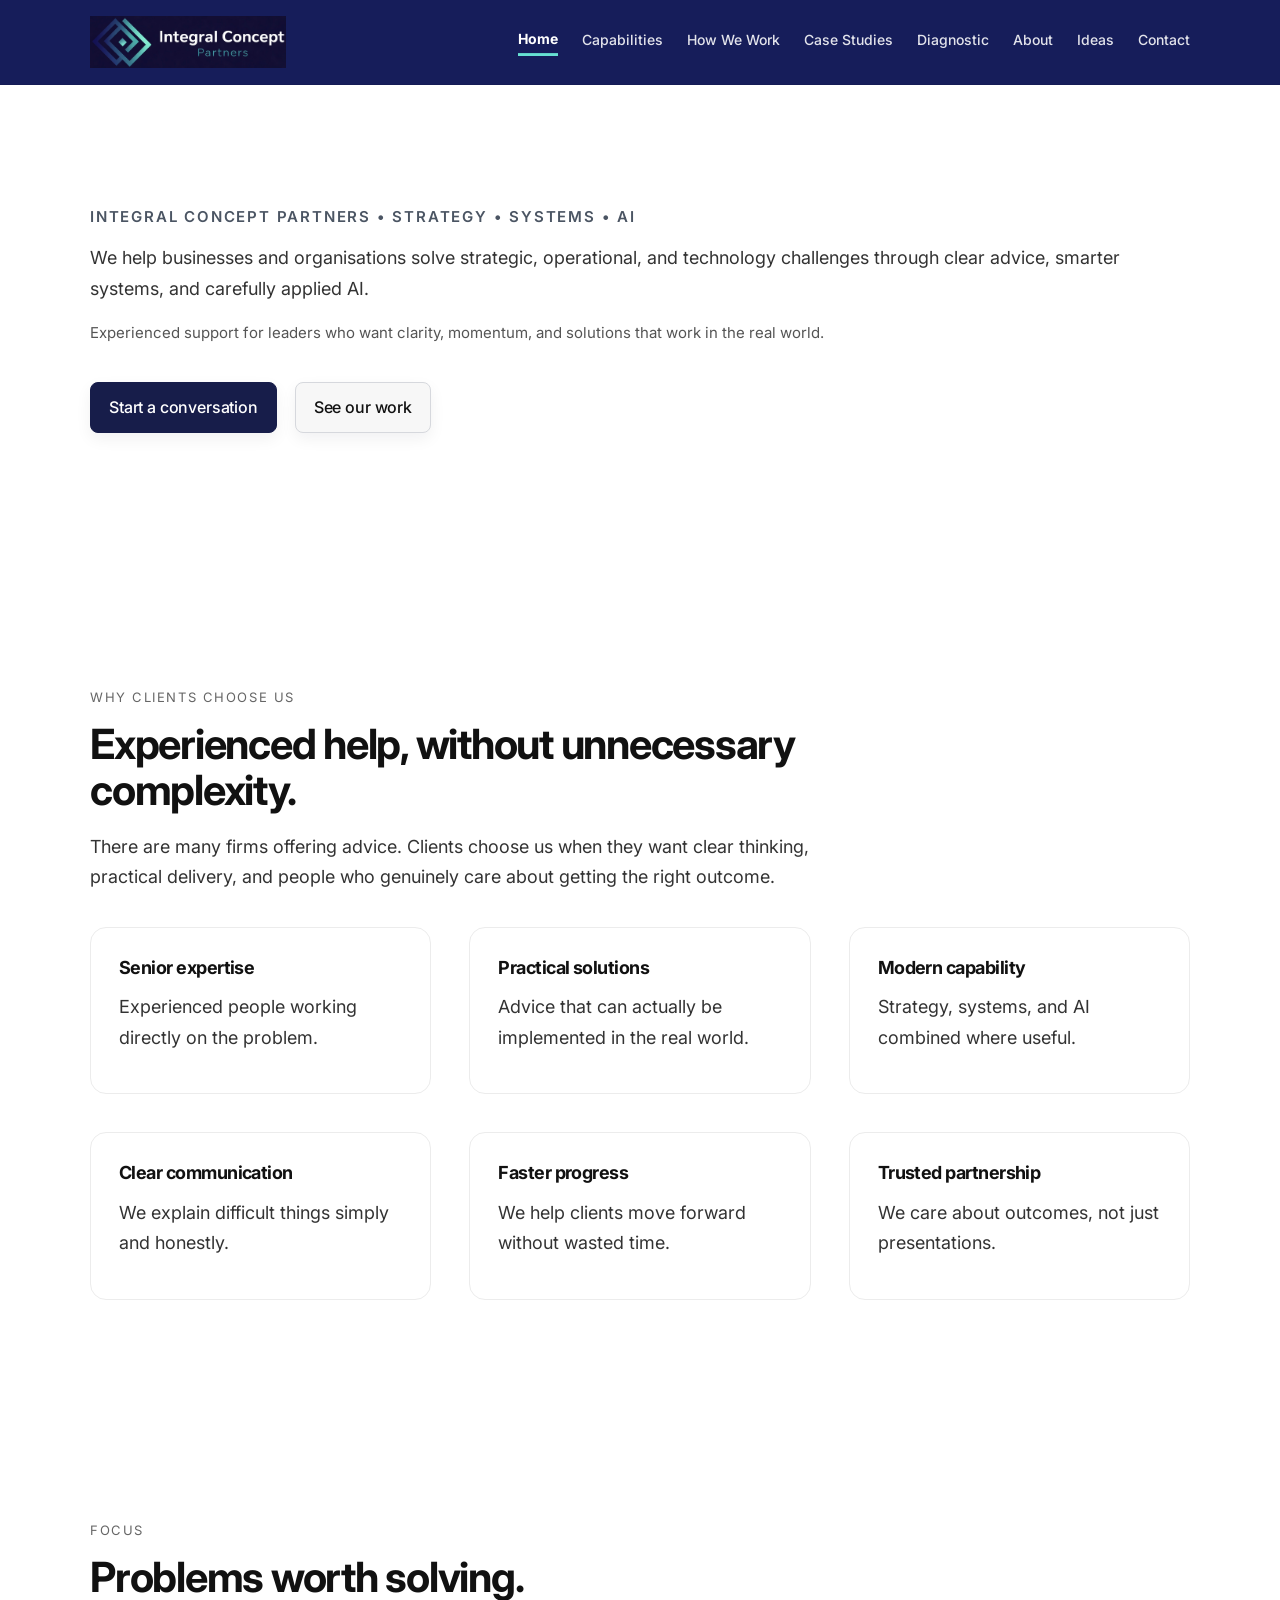
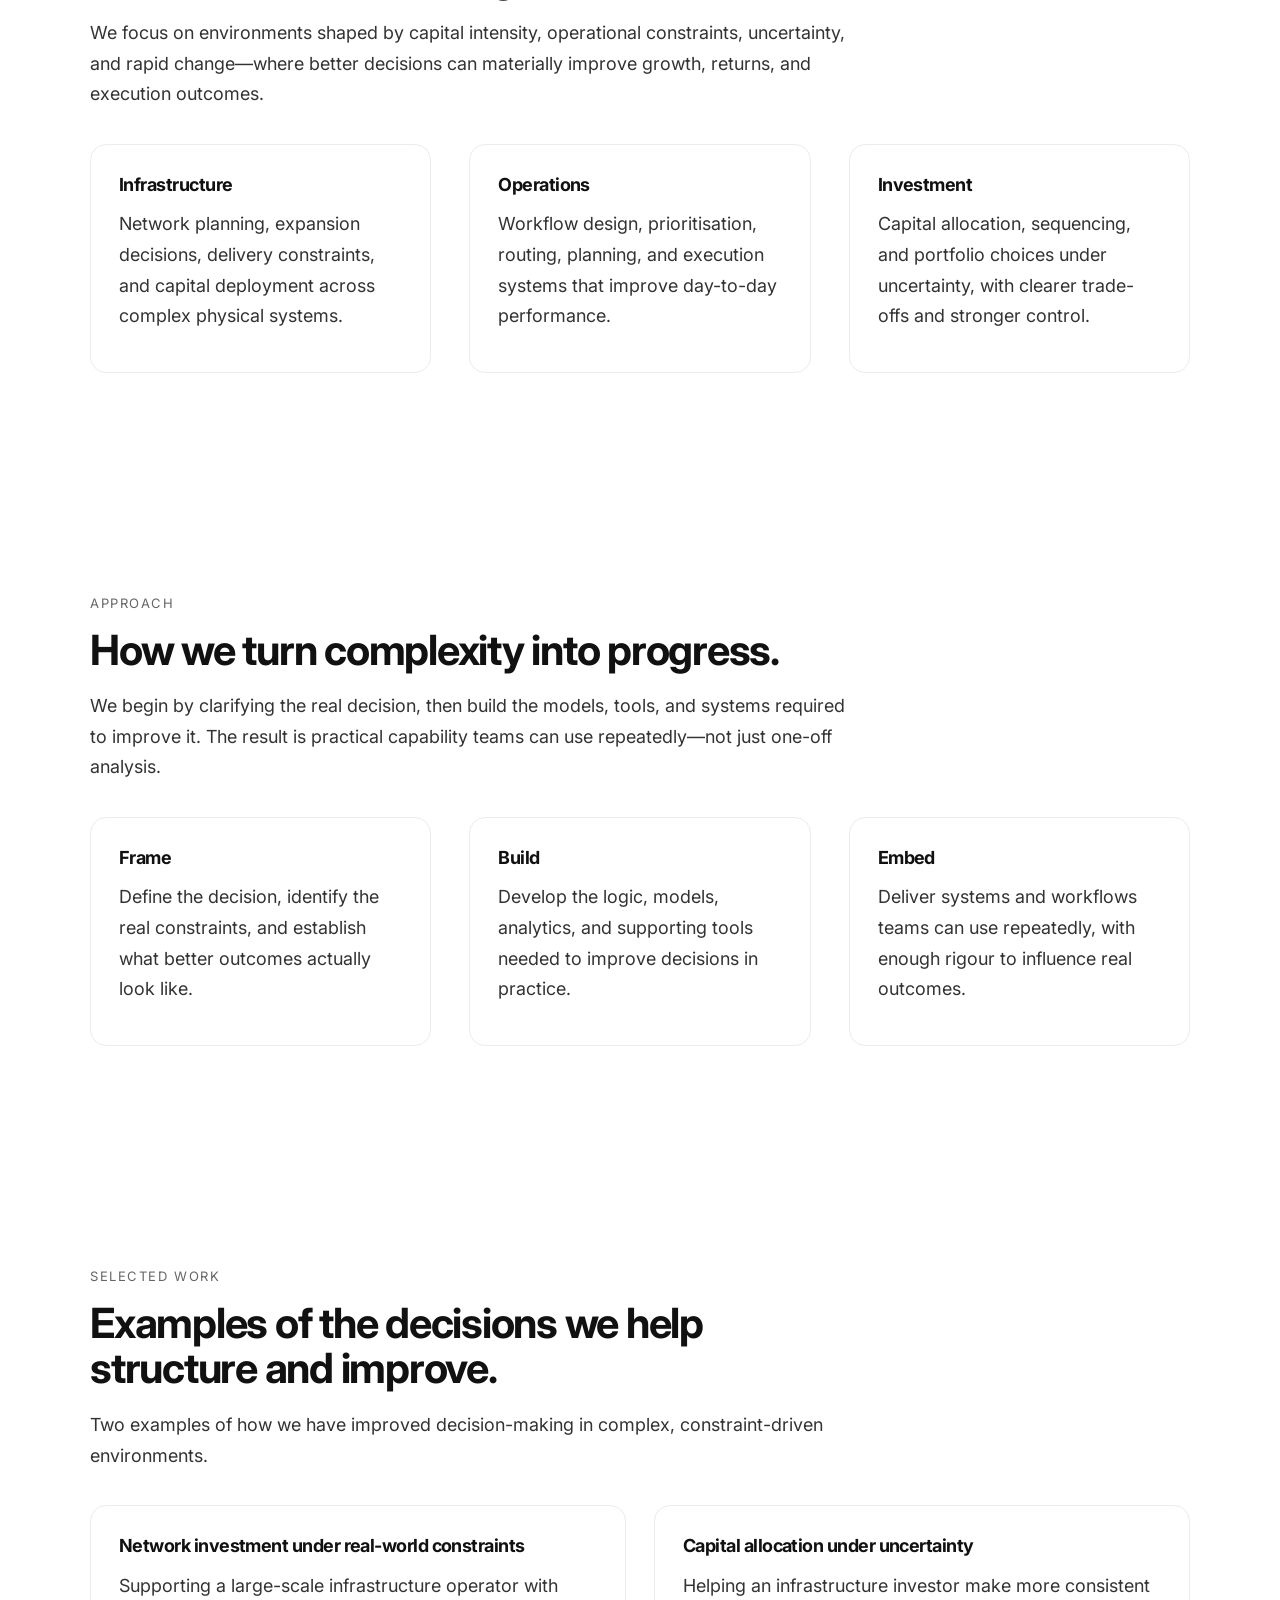
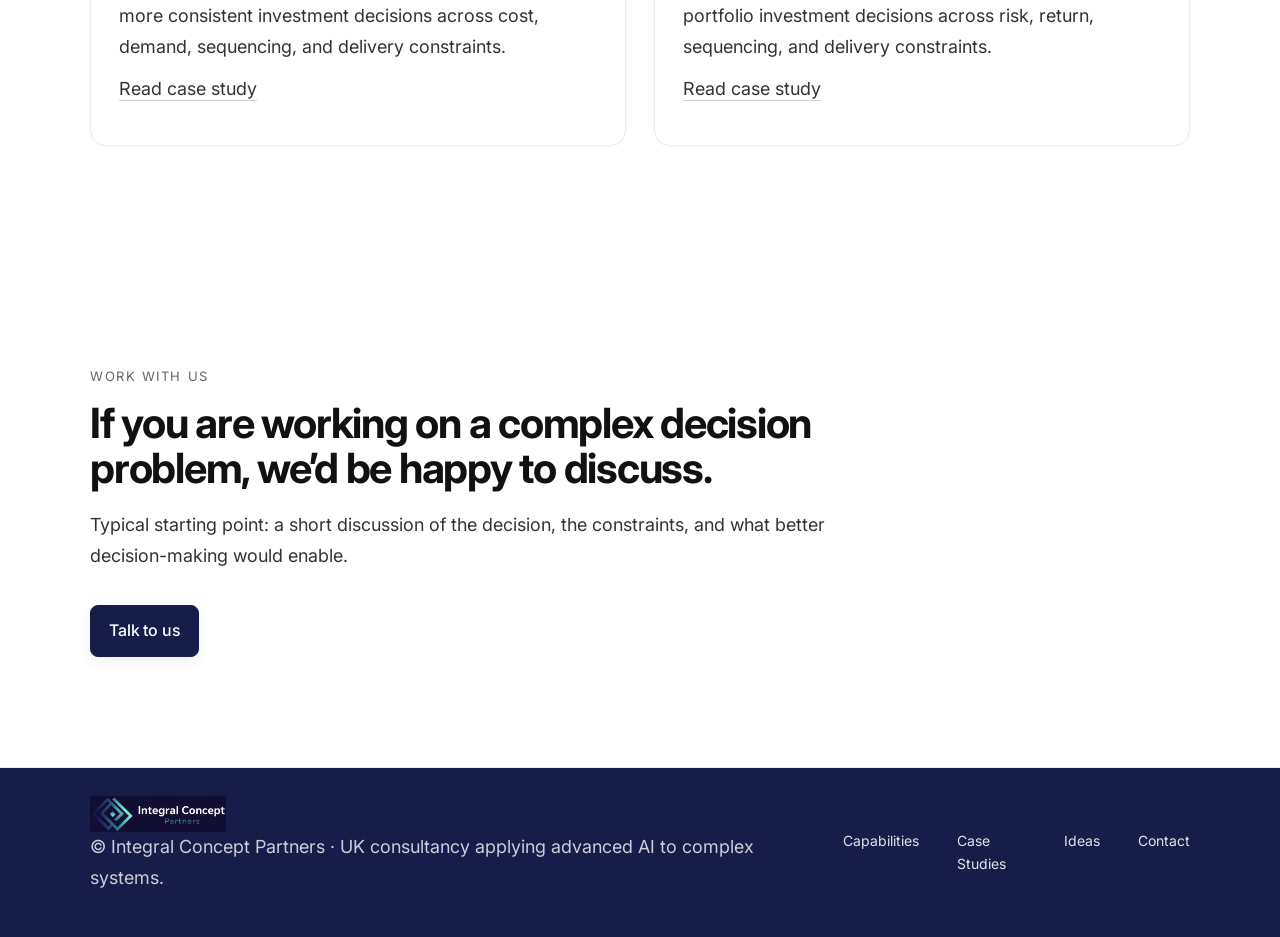
<file: index.html>
<!DOCTYPE html>
<html lang="en">
<head>
  <meta charset="UTF-8">
  <meta name="viewport" content="width=device-width, initial-scale=1.0">
  <title>Integral Concept Partners | Applied AI for Complex Systems</title>
  <meta name="description" content="Integral Concept Partners helps organisations turn difficult market, technology, and investment decisions into focused strategy, practical execution, and measurable results.">
  <link rel="preconnect" href="https://fonts.googleapis.com">
  <link rel="preconnect" href="https://fonts.gstatic.com" crossorigin>
  <link href="https://fonts.googleapis.com/css2?family=Inter:wght@400;500;600;700;800&display=swap" rel="stylesheet">
  <link rel="stylesheet" href="styles.css">
  <link rel="icon" type="image/png" href="favicon.png">
</head>
<body>

<header class="site-header">
  <div class="container nav">

    <a class="brand" href="index.html" aria-label="Integral Concept Partners home">
      <img src="logo-horizontal-dark-tight.png" alt="Integral Concept Partners" class="logo-header">
    </a>

<nav class="nav-links">
  <a href="index.html" class="active">Home</a>
  <a href="capabilities.html">Capabilities</a>
  <a href="how-we-work.html">How We Work</a>
  <a href="selected-work.html">Case Studies</a>
  <a href="diagnostic.html">Diagnostic</a> 
  <a href="about.html">About</a>
  <a href="ideas.html">Ideas</a>
  <a href="contact.html">Contact</a>
</nav>
  </div>
</header>

<main>
<section class="hero home-hero">
  <div class="container">

    <div class="eyebrow">INTEGRAL CONCEPT PARTNERS • STRATEGY • SYSTEMS • AI</div>

<p class="hero-copy">
We help businesses and organisations solve strategic, operational, and technology challenges through clear advice, smarter systems, and carefully applied AI.
</p>

<p class="hero-sub">
Experienced support for leaders who want clarity, momentum, and solutions that work in the real world.
</p>
    <div class="hero-actions">
      <a href="contact.html" class="btn btn-primary">Start a conversation</a>
      <a href="selected-work.html" class="btn btn-secondary">See our work</a>
    </div>

    <div class="home-hero-motif">
      <img src="motif.png" alt="">
    </div>

  </div>
</section>
  </div>
<section class="section">
  <div class="container">

    <div class="section-head">
      <div class="page-kicker">Why clients choose us</div>
      <h2>Experienced help, without unnecessary complexity.</h2>
      <p>
        There are many firms offering advice. Clients choose us when they want clear thinking, practical delivery, and people who genuinely care about getting the right outcome.
      </p>
    </div>

    <div class="grid-3">

      <div>
        <h3>Senior expertise</h3>
        <p>
          Experienced people working directly on the problem.
        </p>
      </div>

      <div>
        <h3>Practical solutions</h3>
        <p>
          Advice that can actually be implemented in the real world.
        </p>
      </div>

      <div>
        <h3>Modern capability</h3>
        <p>
          Strategy, systems, and AI combined where useful.
        </p>
      </div>

      <div>
        <h3>Clear communication</h3>
        <p>
          We explain difficult things simply and honestly.
        </p>
      </div>

      <div>
        <h3>Faster progress</h3>
        <p>
          We help clients move forward without wasted time.
        </p>
      </div>

      <div>
        <h3>Trusted partnership</h3>
        <p>
          We care about outcomes, not just presentations.
        </p>
      </div>

    </div>

  </div>
</section>
  <section class="section">
    <div class="container">

      <div class="section-head">
        <div class="page-kicker">Focus</div>
        <h2>Problems worth solving.</h2>
        <p>
          We focus on environments shaped by capital intensity, operational constraints, uncertainty, and rapid change—where better decisions can materially improve growth, returns, and execution outcomes.
        </p>
      </div>

      <div class="grid-3">

        <div>
          <h3>Infrastructure</h3>
          <p>
            Network planning, expansion decisions, delivery constraints, and capital deployment across complex physical systems.
          </p>
        </div>

        <div>
          <h3>Operations</h3>
          <p>
            Workflow design, prioritisation, routing, planning, and execution systems that improve day-to-day performance.
          </p>
        </div>

        <div>
          <h3>Investment</h3>
          <p>
            Capital allocation, sequencing, and portfolio choices under uncertainty, with clearer trade-offs and stronger control.
          </p>
        </div>

      </div>

    </div>
  </section>

  <section class="section">
    <div class="container">

      <div class="section-head">
        <div class="page-kicker">Approach</div>
        <h2>How we turn complexity into progress.</h2>
        <p>
          We begin by clarifying the real decision, then build the models, tools, and systems required to improve it. The result is practical capability teams can use repeatedly—not just one-off analysis.
        </p>
      </div>

      <div class="grid-3">

        <div>
          <h3>Frame</h3>
          <p>
            Define the decision, identify the real constraints, and establish what better outcomes actually look like.
          </p>
        </div>

        <div>
          <h3>Build</h3>
          <p>
            Develop the logic, models, analytics, and supporting tools needed to improve decisions in practice.
          </p>
        </div>

        <div>
          <h3>Embed</h3>
          <p>
            Deliver systems and workflows teams can use repeatedly, with enough rigour to influence real outcomes.
          </p>
        </div>

      </div>

    </div>
  </section>

  <section class="section" id="case-studies">
    <div class="container">

      <div class="section-head">
        <div class="page-kicker">Selected Work</div>
        <h2>Examples of the decisions we help structure and improve.</h2>
        <p>
          Two examples of how we have improved decision-making in complex, constraint-driven environments.
        </p>
      </div>

      <div class="grid-2">

        <div>
          <h3>Network investment under real-world constraints</h3>
          <p>
            Supporting a large-scale infrastructure operator with more consistent investment decisions across cost, demand, sequencing, and delivery constraints.
          </p>
          <p>
            <a href="case-study.html">Read case study</a>
          </p>
        </div>

        <div>
          <h3>Capital allocation under uncertainty</h3>
          <p>
            Helping an infrastructure investor make more consistent portfolio investment decisions across risk, return, sequencing, and delivery constraints.
          </p>
          <p>
            <a href="case-study-2.html">Read case study</a>
          </p>
        </div>

      </div>

    </div>
  </section>

  <section class="section" id="contact">
    <div class="container">

      <div class="section-head">
        <div class="page-kicker">Work with us</div>
        <h2>If you are working on a complex decision problem, we’d be happy to discuss.</h2>
        <p>
          Typical starting point: a short discussion of the decision, the constraints, and what better decision-making would enable.
        </p>
      </div>

      <a class="btn btn-primary" href="contact.html">Talk to us</a>

    </div>
  </section>

</main>

<footer class="site-footer">
  <div class="container footer-grid">

    <div class="fine-print">
      <img src="logo-horizontal-dark-tight.png" alt="Integral Concept Partners" class="logo-footer">
      <p>© Integral Concept Partners · UK consultancy applying advanced AI to complex systems.</p>
    </div>

    <div class="footer-links">
      <a href="capabilities.html">Capabilities</a>
      <a href="selected-work.html">Case Studies</a>
      <a href="ideas.html">Ideas</a>
      <a href="contact.html">Contact</a>
    </div>

  </div>
</footer>

</body>
</html>
</file>
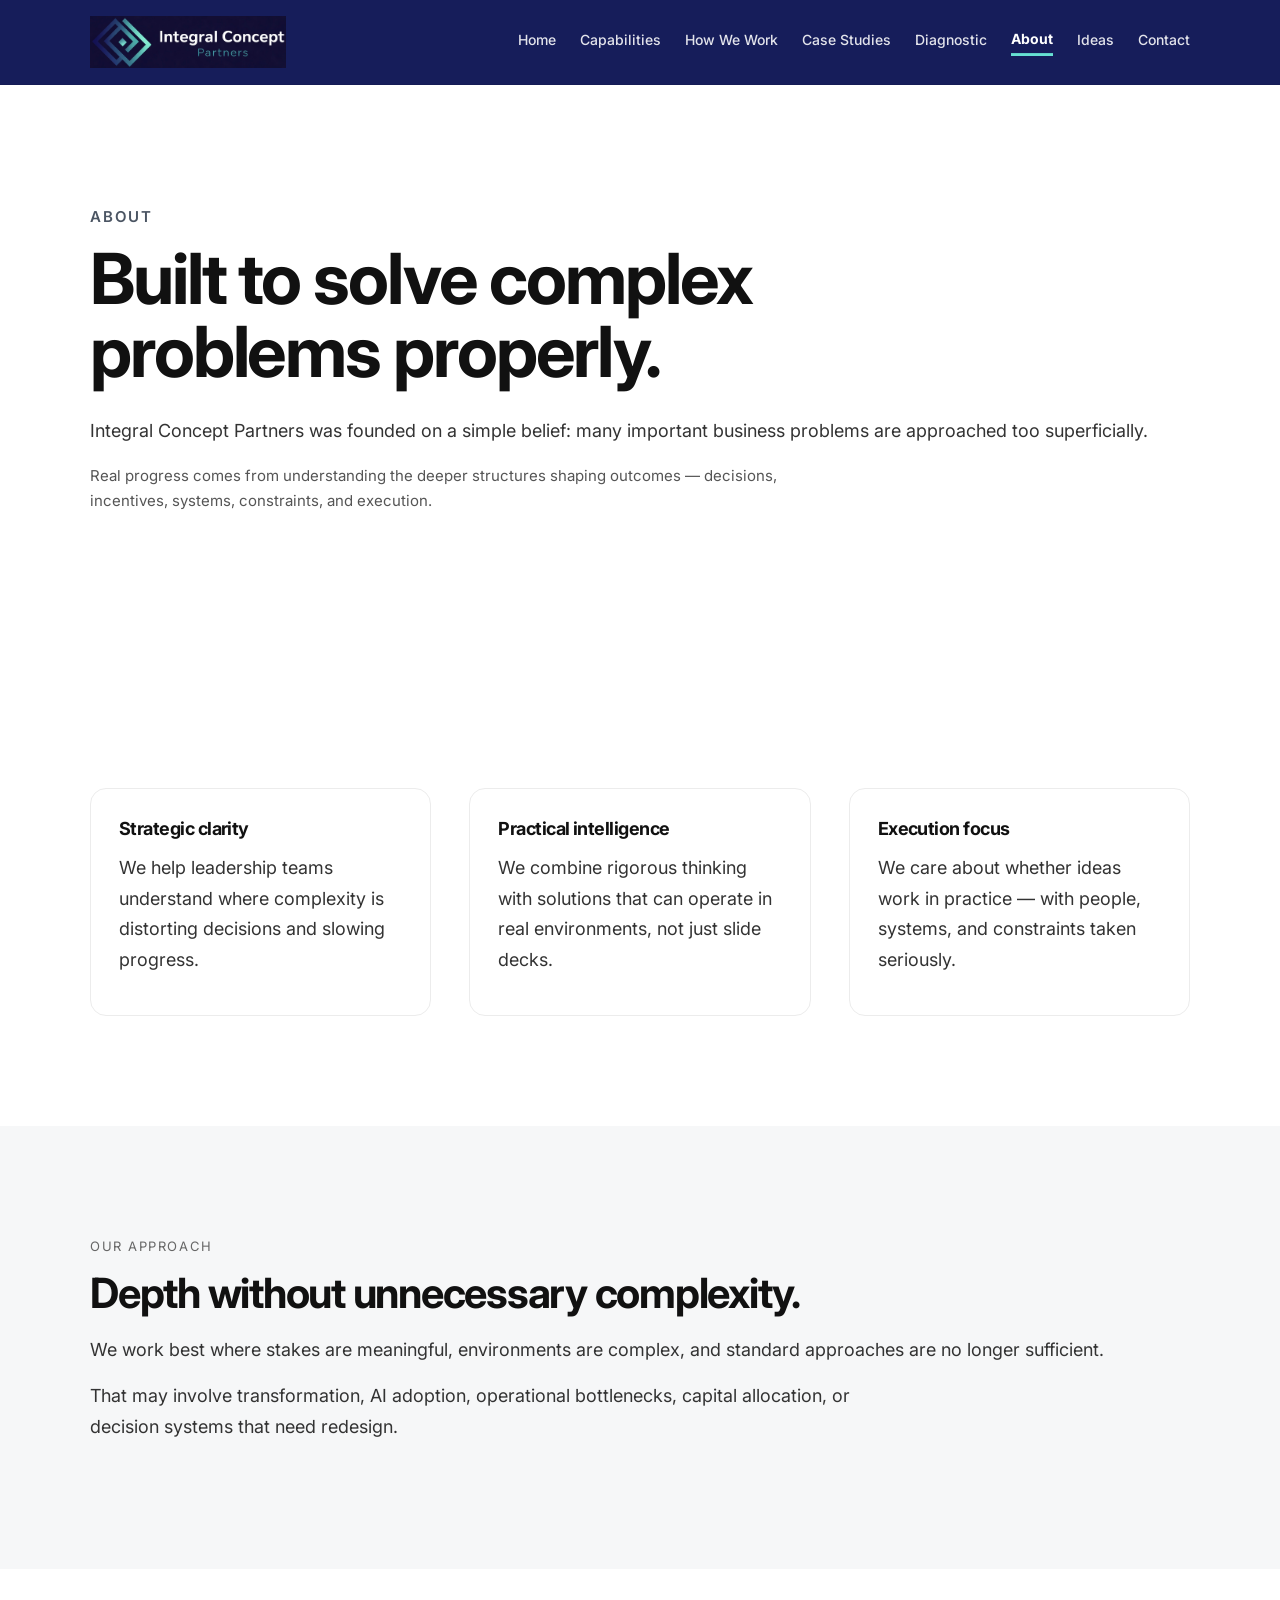
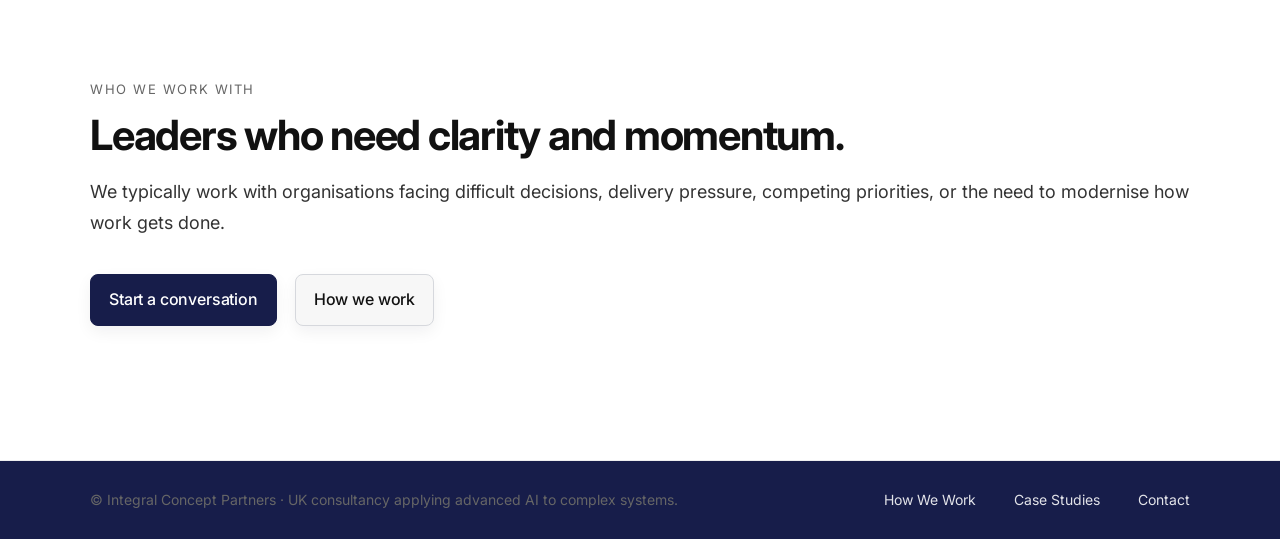
<file: about.html>
<!DOCTYPE html>
<html lang="en">
<head>
<meta charset="UTF-8">
<meta name="viewport" content="width=device-width, initial-scale=1.0">
<meta name="description" content="About Integral Concept Partners. Specialist consultancy helping organisations solve complex decision, transformation, and operational challenges.">
<title>About | Integral Concept Partners</title>

<link rel="preconnect" href="https://fonts.googleapis.com">
<link rel="preconnect" href="https://fonts.gstatic.com" crossorigin>

<link href="https://fonts.googleapis.com/css2?family=Inter:wght@400;500;600;700&family=Sora:wght@500;600;700&display=swap" rel="stylesheet">

<link rel="stylesheet" href="styles.css">
</head>

<body>

<header class="site-header">
<div class="container nav">

<a class="brand" href="index.html" aria-label="Integral Concept Partners home">
  <img src="logo-horizontal-dark-tight.png" alt="Integral Concept Partners logo" class="logo">
</a>

<nav class="nav-links">
  <a href="index.html">Home</a>
  <a href="capabilities.html">Capabilities</a>
  <a href="how-we-work.html">How We Work</a>
  <a href="selected-work.html">Case Studies</a>
  <a href="diagnostic.html">Diagnostic</a>
  <a href="about.html" class="active">About</a>
  <a href="ideas.html">Ideas</a>
  <a href="contact.html">Contact</a>
</nav>
</div>
</header>

<main>

<section class="hero">
<div class="container narrow">

<div class="eyebrow">About</div>

<h1>Built to solve complex problems properly.</h1>

<p class="hero-copy">
Integral Concept Partners was founded on a simple belief: many important business problems are approached too superficially.
</p>

<p class="hero-sub">
Real progress comes from understanding the deeper structures shaping outcomes — decisions, incentives, systems, constraints, and execution.
</p>

</div>
</section>

<section class="section">
<div class="container">

<div class="grid-3">

<div>
<h3>Strategic clarity</h3>
<p>We help leadership teams understand where complexity is distorting decisions and slowing progress.</p>
</div>

<div>
<h3>Practical intelligence</h3>
<p>We combine rigorous thinking with solutions that can operate in real environments, not just slide decks.</p>
</div>

<div>
<h3>Execution focus</h3>
<p>We care about whether ideas work in practice — with people, systems, and constraints taken seriously.</p>
</div>

</div>

</div>
</section>

<section class="section section-alt">
<div class="container narrow">

<div class="page-kicker">Our approach</div>

<h2>Depth without unnecessary complexity.</h2>

<p>
We work best where stakes are meaningful, environments are complex, and standard approaches are no longer sufficient.
</p>

<p>
That may involve transformation, AI adoption, operational bottlenecks, capital allocation, or decision systems that need redesign.
</p>

</div>
</section>

<section class="section">
<div class="container narrow">

<div class="page-kicker">Who we work with</div>

<h2>Leaders who need clarity and momentum.</h2>

<p>
We typically work with organisations facing difficult decisions, delivery pressure, competing priorities, or the need to modernise how work gets done.
</p>

<div class="hero-actions">
<a class="btn btn-primary" href="contact.html">Start a conversation</a>
<a class="btn btn-secondary" href="how-we-work.html">How we work</a>
</div>

</div>
</section>

</main>

<footer class="site-footer">
<div class="container footer-grid">

<div class="fine-print">
© Integral Concept Partners · UK consultancy applying advanced AI to complex systems.
</div>

<div class="footer-links">
<a href="how-we-work.html">How We Work</a>
<a href="selected-work.html">Case Studies</a>
<a href="contact.html">Contact</a>
</div>

</div>
</footer>

</body>
</html>
</file>
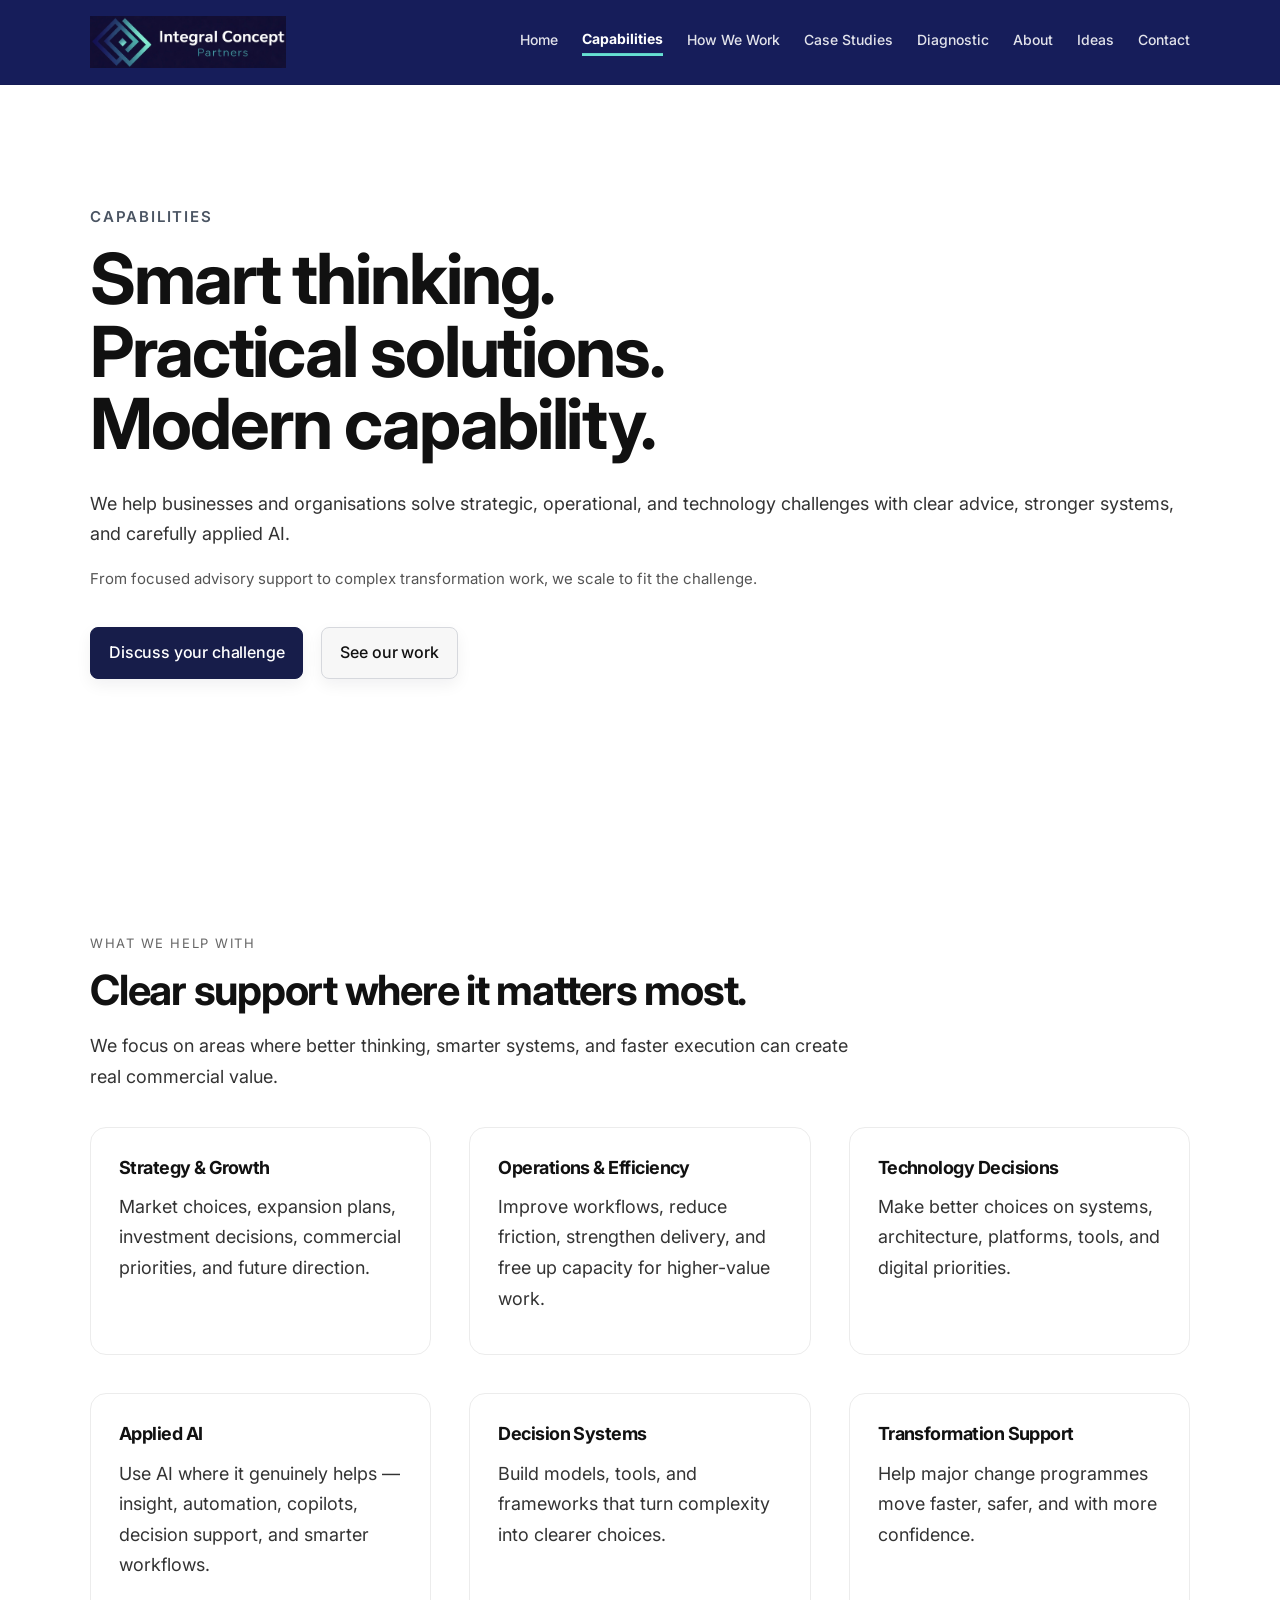
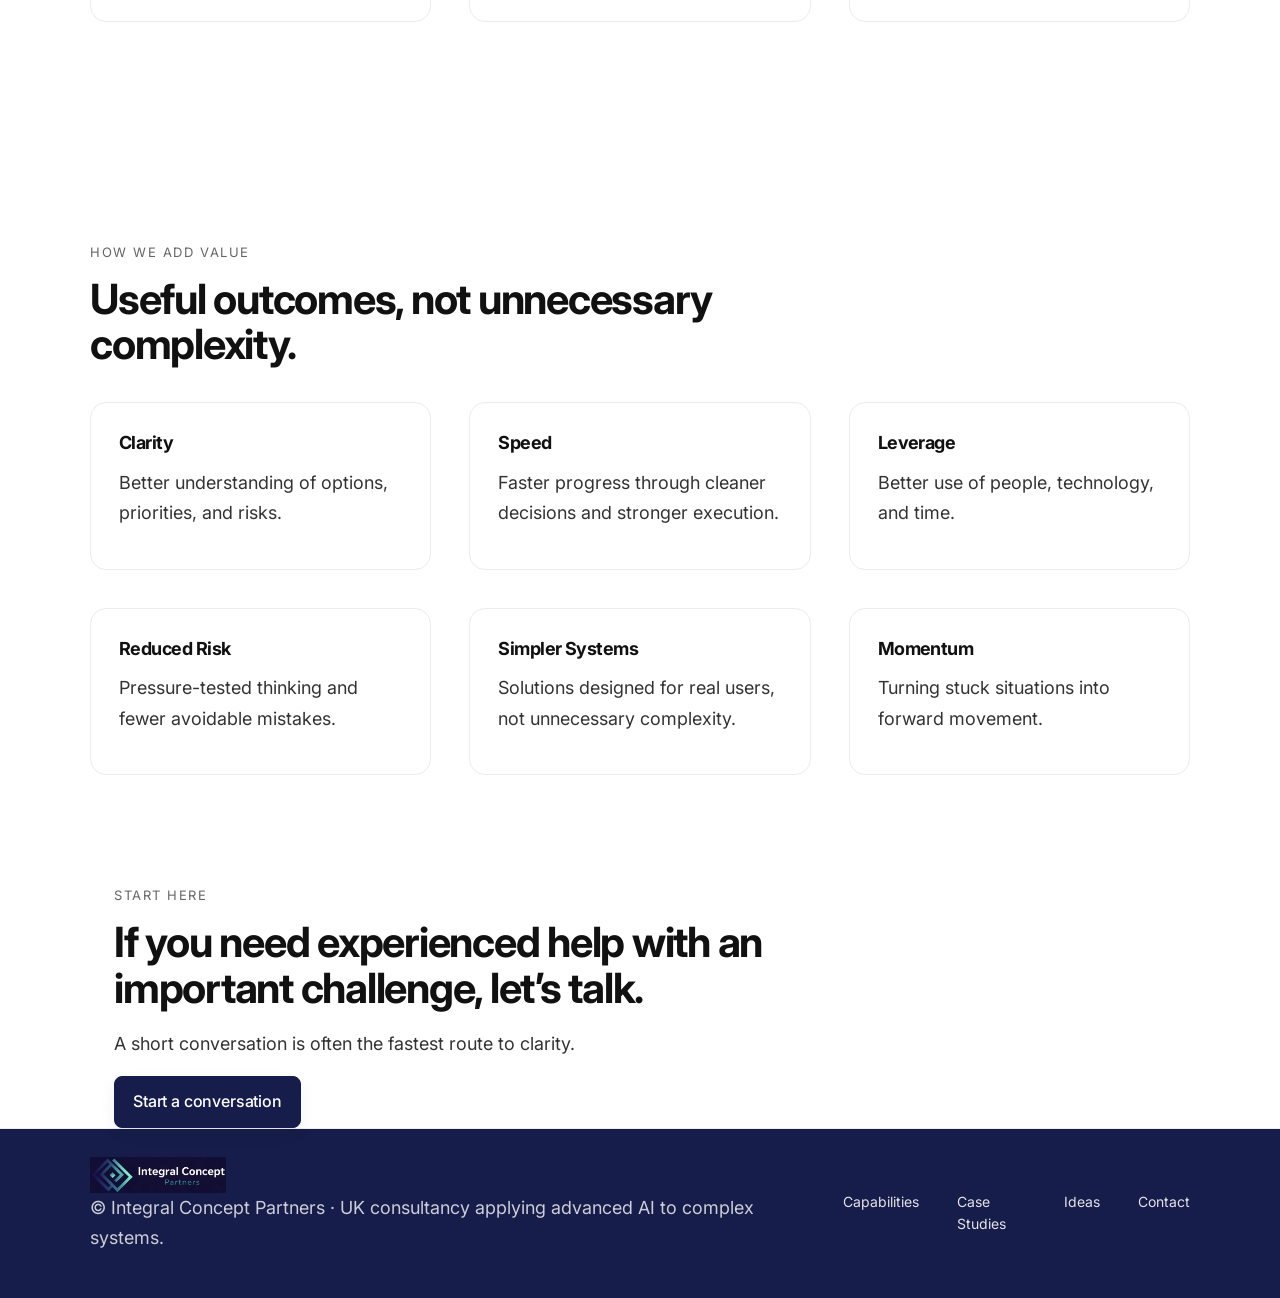
<file: capabilities.html>
<!DOCTYPE html>
<html lang="en">
<head>
  <meta charset="UTF-8">
  <meta name="viewport" content="width=device-width, initial-scale=1.0">
  <title>Capabilities | Integral Concept Partners</title>
  <meta name="description" content="Decision systems, applied AI, and implementation for complex operational environments.">
  <link rel="preconnect" href="https://fonts.googleapis.com">
  <link rel="preconnect" href="https://fonts.gstatic.com" crossorigin>
  <link href="https://fonts.googleapis.com/css2?family=Inter:wght@400;500;600;700;800&display=swap" rel="stylesheet">
  <link rel="stylesheet" href="styles.css">
  <link rel="icon" type="image/png" href="favicon.png">
</head>
<body>

<header class="site-header">
  <div class="container nav">

    <a class="brand" href="index.html" aria-label="Integral Concept Partners home">
      <img src="logo-horizontal-dark-tight.png" alt="Integral Concept Partners" class="logo-header">
    </a>

<nav class="nav-links">
  <a href="index.html">Home</a>
 <a href="capabilities.html" class="active">Capabilities</a>
  <a href="how-we-work.html">How We Work</a>
  <a href="selected-work.html">Case Studies</a>
  <a href="diagnostic.html">Diagnostic</a>
  <a href="about.html">About</a>
  <a href="ideas.html">Ideas</a>
  <a href="contact.html">Contact</a>
</nav>

  </div>
</header>

<main>

<section class="hero page-hero">
  <div class="container narrow">

    <div class="eyebrow">CAPABILITIES</div>

    <h1>Smart thinking.<br>Practical solutions.<br>Modern capability.</h1>

    <p class="hero-copy">
      We help businesses and organisations solve strategic, operational, and technology challenges with clear advice, stronger systems, and carefully applied AI.
    </p>

    <p class="hero-sub">
      From focused advisory support to complex transformation work, we scale to fit the challenge.
    </p>

    <div class="hero-actions">
      <a href="contact.html" class="btn btn-primary">Discuss your challenge</a>
      <a href="selected-work.html" class="btn btn-secondary">See our work</a>
    </div>

  </div>
</section>

<section class="section">
  <div class="container">

    <div class="section-head">
      <div class="page-kicker">WHAT WE HELP WITH</div>
      <h2>Clear support where it matters most.</h2>
      <p>
        We focus on areas where better thinking, smarter systems, and faster execution can create real commercial value.
      </p>
    </div>

    <div class="grid-3">

      <div>
        <h3>Strategy & Growth</h3>
        <p>
          Market choices, expansion plans, investment decisions, commercial priorities, and future direction.
        </p>
      </div>

      <div>
        <h3>Operations & Efficiency</h3>
        <p>
          Improve workflows, reduce friction, strengthen delivery, and free up capacity for higher-value work.
        </p>
      </div>

      <div>
        <h3>Technology Decisions</h3>
        <p>
          Make better choices on systems, architecture, platforms, tools, and digital priorities.
        </p>
      </div>

      <div>
        <h3>Applied AI</h3>
        <p>
          Use AI where it genuinely helps — insight, automation, copilots, decision support, and smarter workflows.
        </p>
      </div>

      <div>
        <h3>Decision Systems</h3>
        <p>
          Build models, tools, and frameworks that turn complexity into clearer choices.
        </p>
      </div>

      <div>
        <h3>Transformation Support</h3>
        <p>
          Help major change programmes move faster, safer, and with more confidence.
        </p>
      </div>

    </div>

  </div>
</section>

<section class="section">
  <div class="container">

    <div class="section-head">
      <div class="page-kicker">HOW WE ADD VALUE</div>
      <h2>Useful outcomes, not unnecessary complexity.</h2>
    </div>

    <div class="grid-3">

      <div>
        <h3>Clarity</h3>
        <p>
          Better understanding of options, priorities, and risks.
        </p>
      </div>

      <div>
        <h3>Speed</h3>
        <p>
          Faster progress through cleaner decisions and stronger execution.
        </p>
      </div>

      <div>
        <h3>Leverage</h3>
        <p>
          Better use of people, technology, and time.
        </p>
      </div>

      <div>
        <h3>Reduced Risk</h3>
        <p>
          Pressure-tested thinking and fewer avoidable mistakes.
        </p>
      </div>

      <div>
        <h3>Simpler Systems</h3>
        <p>
          Solutions designed for real users, not unnecessary complexity.
        </p>
      </div>

      <div>
        <h3>Momentum</h3>
        <p>
          Turning stuck situations into forward movement.
        </p>
      </div>

    </div>

  </div>
</section>

<section class="cta-band">
  <div class="container narrow">

    <div class="page-kicker">START HERE</div>

    <h2>If you need experienced help with an important challenge, let’s talk.</h2>

    <p>
      A short conversation is often the fastest route to clarity.
    </p>

    <a href="contact.html" class="btn btn-primary">Start a conversation</a>

  </div>
</section>

</main>
<footer class="site-footer">
  <div class="container footer-grid">

    <div class="fine-print">
      <img src="logo-horizontal-dark-tight.png" alt="Integral Concept Partners" class="logo-footer">
      <p>© Integral Concept Partners · UK consultancy applying advanced AI to complex systems.</p>
    </div>

    <div class="footer-links">
      <a href="capabilities.html">Capabilities</a>
      <a href="selected-work.html">Case Studies</a>
      <a href="ideas.html">Ideas</a>
      <a href="contact.html">Contact</a>
    </div>

  </div>
</footer>

</body>
</html>
</file>
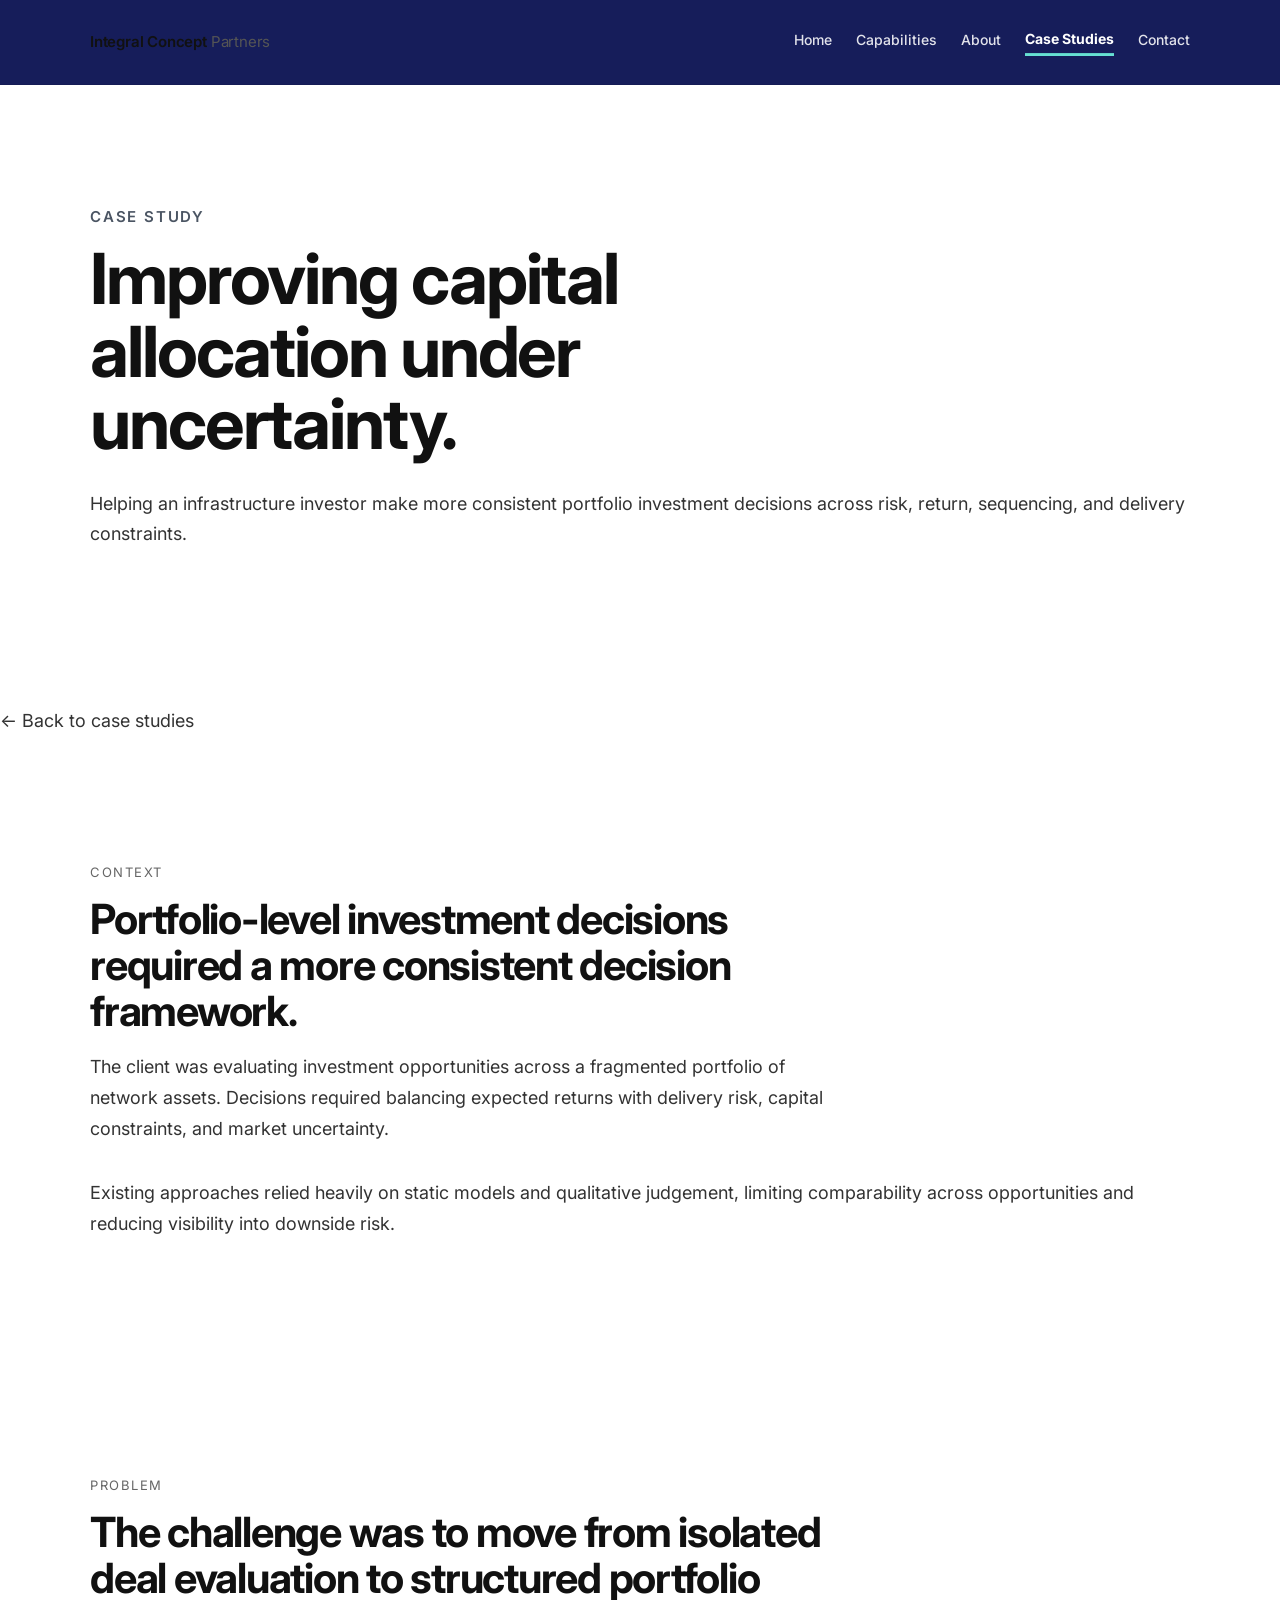
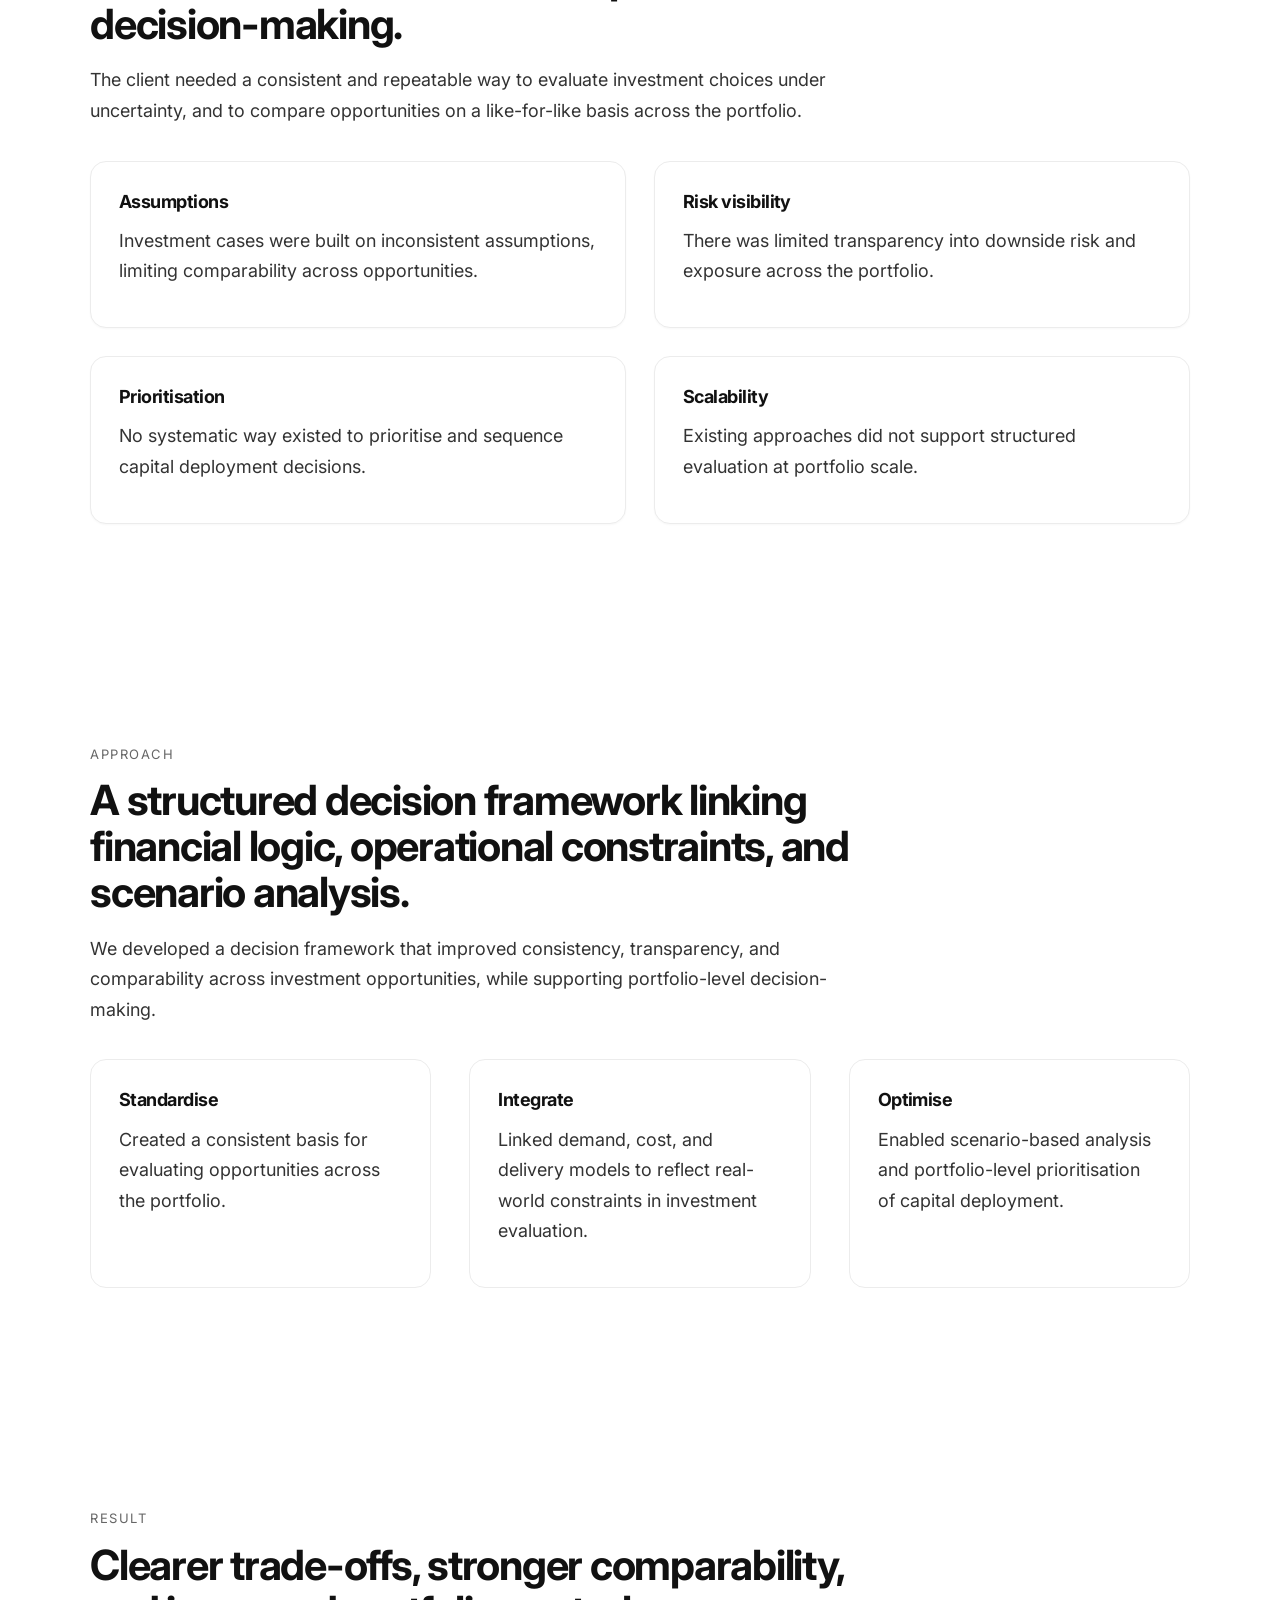
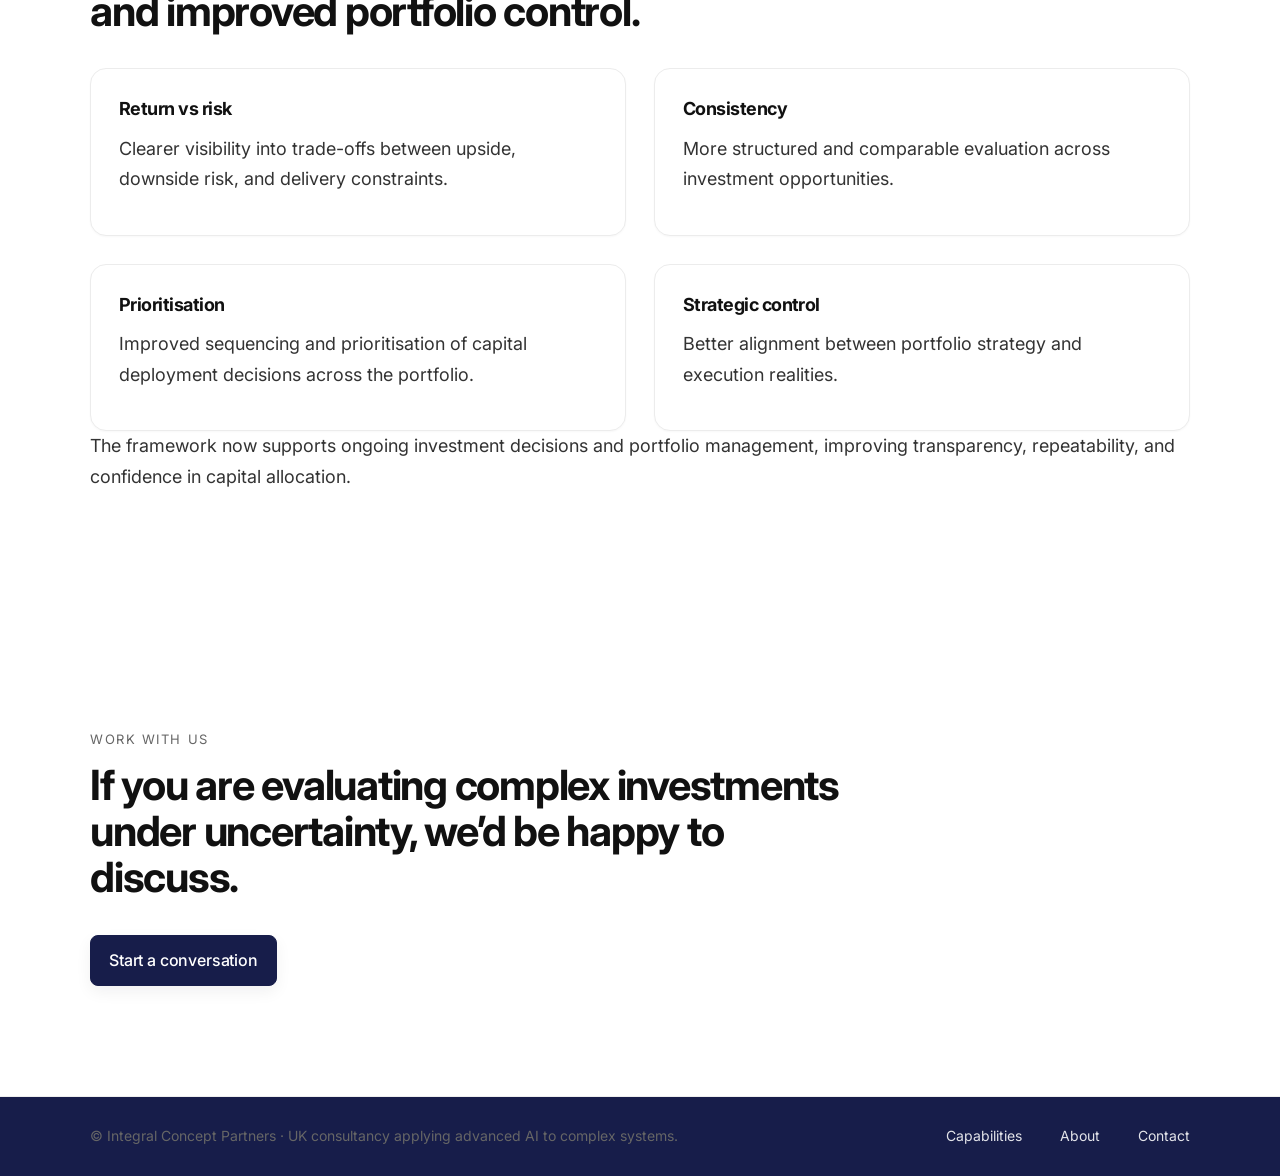
<file: Case-study-2.html>
<!DOCTYPE html>

<html lang="en">

<head>

  <meta charset="UTF-8">

  <meta name="viewport" content="width=device-width, initial-scale=1.0">

  <title>Case Study | Integral Concept Partners</title>

  <meta name="description" content="Case study: improving capital allocation decisions under uncertainty.">

  <link rel="preconnect" href="https://fonts.googleapis.com">

  <link rel="preconnect" href="https://fonts.gstatic.com" crossorigin>

  <link href="https://fonts.googleapis.com/css2?family=Inter:wght@400;500;600;700;800&display=swap" rel="stylesheet">

  <link rel="stylesheet" href="styles.css">

</head>

<body>

<header class="site-header">

  <div class="container nav">

    <a class="brand" href="index.html">

      <span class="brand-text"><strong>Integral Concept</strong><span>Partners</span></span>

    </a>

    <button class="menu-toggle" type="button">Menu</button>


<nav class="nav-links">
  <a href="index.html">Home</a>
  <a href="capabilities.html">Capabilities</a>
  <a href="about.html">About</a>
  <a href="selected-work.html" class="active">Case Studies</a>
  <a href="contact.html">Contact</a>
</nav>
  </div>

</header>
<main>

  <!-- HERO -->
  <section class="hero">
    <div class="container">
      <div class="eyebrow">Case study</div>
      <h1>Improving capital allocation under uncertainty.</h1>
      <p class="hero-copy">
        Helping an infrastructure investor make more consistent portfolio investment decisions across risk, return, sequencing, and delivery constraints.
      </p>
    </div>
  </section>

  <p style="margin-top:20px;">
    <a href="selected-work.html">← Back to case studies</a>
  </p>

  <!-- CONTEXT -->
  <section class="section">
    <div class="container">
      <div class="section-head">
        <div class="page-kicker">Context</div>
        <h2>Portfolio-level investment decisions required a more consistent decision framework.</h2>
        <p>
          The client was evaluating investment opportunities across a fragmented portfolio of network assets. Decisions required balancing expected returns with delivery risk, capital constraints, and market uncertainty.
        </p>
      </div>

      <p>
        Existing approaches relied heavily on static models and qualitative judgement, limiting comparability across opportunities and reducing visibility into downside risk.
      </p>
    </div>
  </section>

  <!-- PROBLEM -->
  <section class="section">
    <div class="container">
      <div class="section-head">
        <div class="page-kicker">Problem</div>
        <h2>The challenge was to move from isolated deal evaluation to structured portfolio decision-making.</h2>
        <p>
          The client needed a consistent and repeatable way to evaluate investment choices under uncertainty, and to compare opportunities on a like-for-like basis across the portfolio.
        </p>
      </div>

      <div class="grid-2">
        <div>
          <h3>Assumptions</h3>
          <p>
            Investment cases were built on inconsistent assumptions, limiting comparability across opportunities.
          </p>
        </div>

        <div>
          <h3>Risk visibility</h3>
          <p>
            There was limited transparency into downside risk and exposure across the portfolio.
          </p>
        </div>

        <div>
          <h3>Prioritisation</h3>
          <p>
            No systematic way existed to prioritise and sequence capital deployment decisions.
          </p>
        </div>

        <div>
          <h3>Scalability</h3>
          <p>
            Existing approaches did not support structured evaluation at portfolio scale.
          </p>
        </div>
      </div>
    </div>
  </section>

  <!-- APPROACH -->
  <section class="section">
    <div class="container">
      <div class="section-head">
        <div class="page-kicker">Approach</div>
        <h2>A structured decision framework linking financial logic, operational constraints, and scenario analysis.</h2>
        <p>
          We developed a decision framework that improved consistency, transparency, and comparability across investment opportunities, while supporting portfolio-level decision-making.
        </p>
      </div>

      <div class="grid-3">
        <div>
          <h3>Standardise</h3>
          <p>
            Created a consistent basis for evaluating opportunities across the portfolio.
          </p>
        </div>

        <div>
          <h3>Integrate</h3>
          <p>
            Linked demand, cost, and delivery models to reflect real-world constraints in investment evaluation.
          </p>
        </div>

        <div>
          <h3>Optimise</h3>
          <p>
            Enabled scenario-based analysis and portfolio-level prioritisation of capital deployment.
          </p>
        </div>
      </div>
    </div>
  </section>

  <!-- RESULT -->
  <section class="section">
    <div class="container">
      <div class="section-head">
        <div class="page-kicker">Result</div>
        <h2>Clearer trade-offs, stronger comparability, and improved portfolio control.</h2>
      </div>

      <div class="grid-2">
        <div>
          <h3>Return vs risk</h3>
          <p>
            Clearer visibility into trade-offs between upside, downside risk, and delivery constraints.
          </p>
        </div>

        <div>
          <h3>Consistency</h3>
          <p>
            More structured and comparable evaluation across investment opportunities.
          </p>
        </div>

        <div>
          <h3>Prioritisation</h3>
          <p>
            Improved sequencing and prioritisation of capital deployment decisions across the portfolio.
          </p>
        </div>

        <div>
          <h3>Strategic control</h3>
          <p>
            Better alignment between portfolio strategy and execution realities.
          </p>
        </div>
      </div>

      <p>
        The framework now supports ongoing investment decisions and portfolio management, improving transparency, repeatability, and confidence in capital allocation.
      </p>
    </div>
  </section>

  <!-- CTA -->
  <section class="section">
    <div class="container">
      <div class="section-head">
        <div class="page-kicker">Work with us</div>
        <h2>If you are evaluating complex investments under uncertainty, we’d be happy to discuss.</h2>
      </div>

      <a class="btn btn-primary" href="contact.html">Start a conversation</a>
    </div>
  </section>

</main>
<footer class="site-footer">

  <div class="container footer-grid">

    <div class="fine-print">

      © Integral Concept Partners · UK consultancy applying advanced AI to complex systems.

    </div>

    <div class="footer-links">

      <a href="capabilities.html">Capabilities</a>

      <a href="about.html">About</a>

      <a href="contact.html">Contact</a>

    </div>

  </div>

</footer>

</body>

</html>
</file>
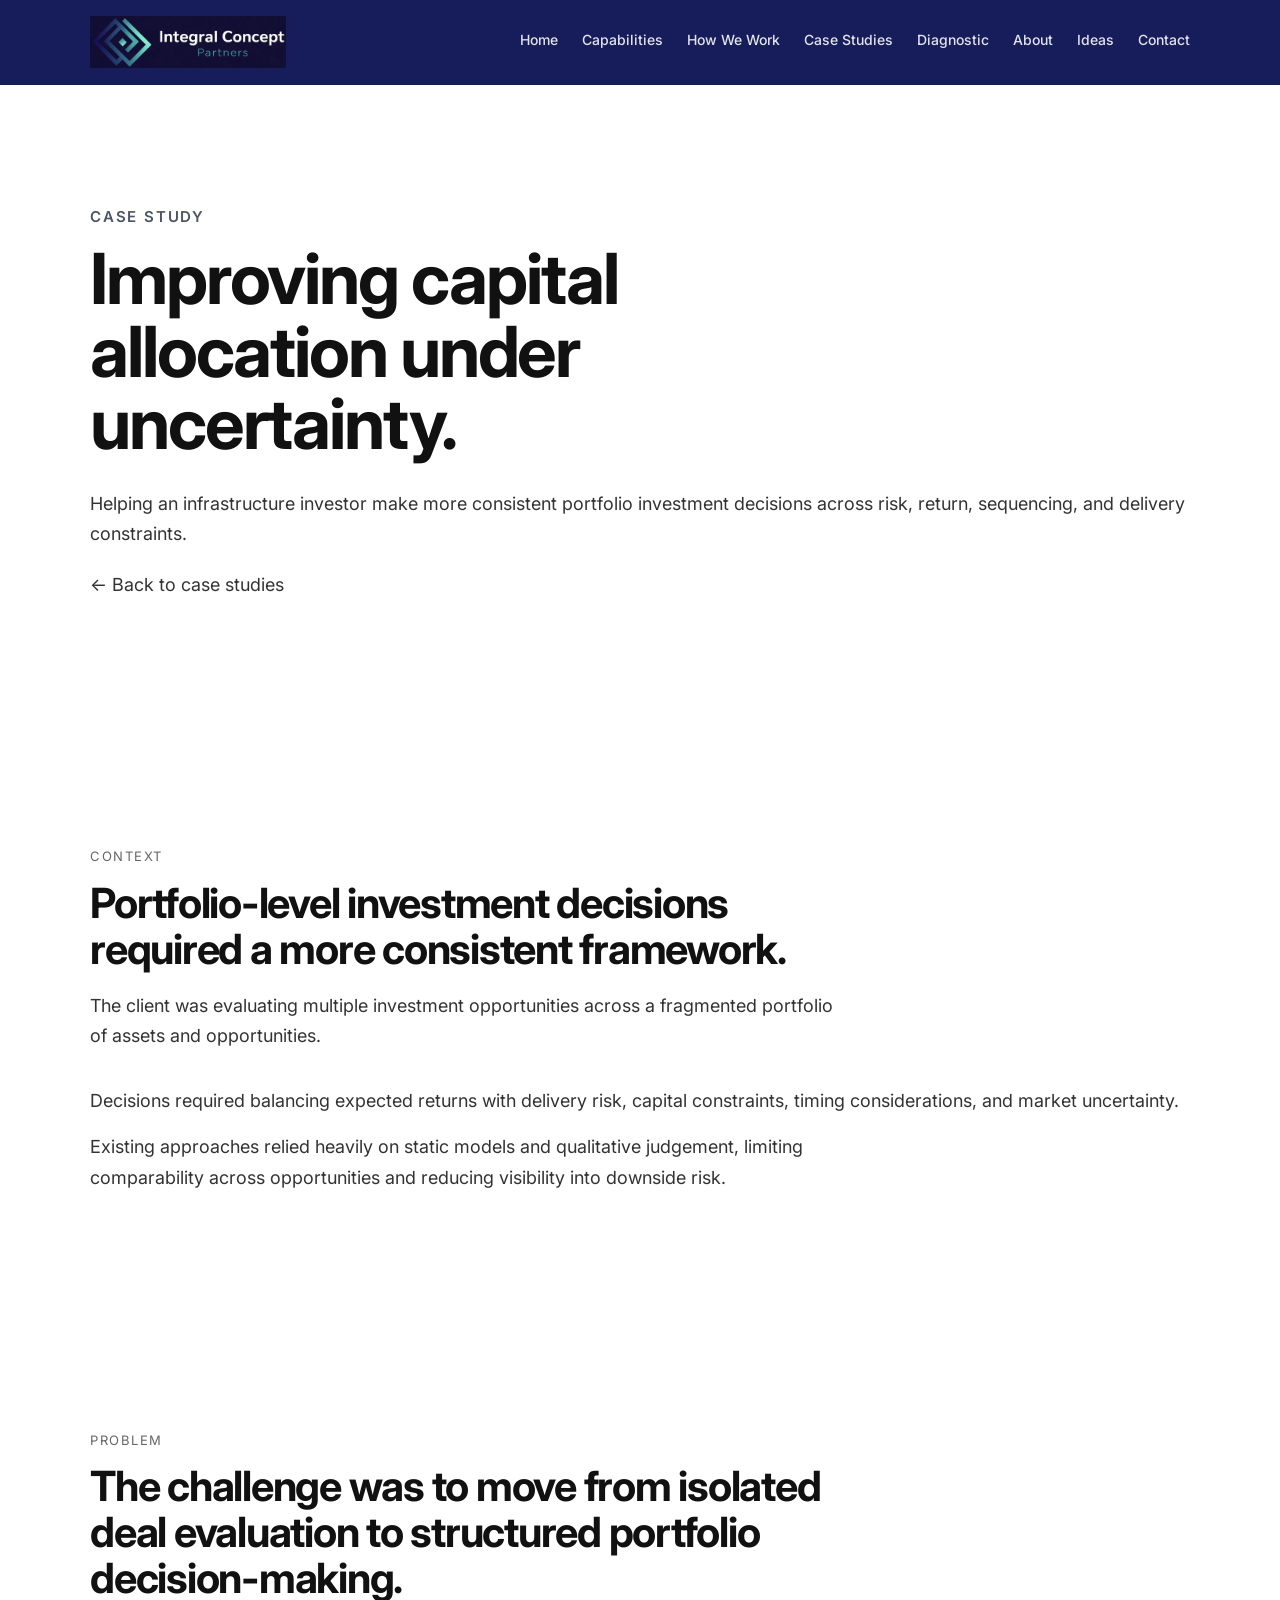
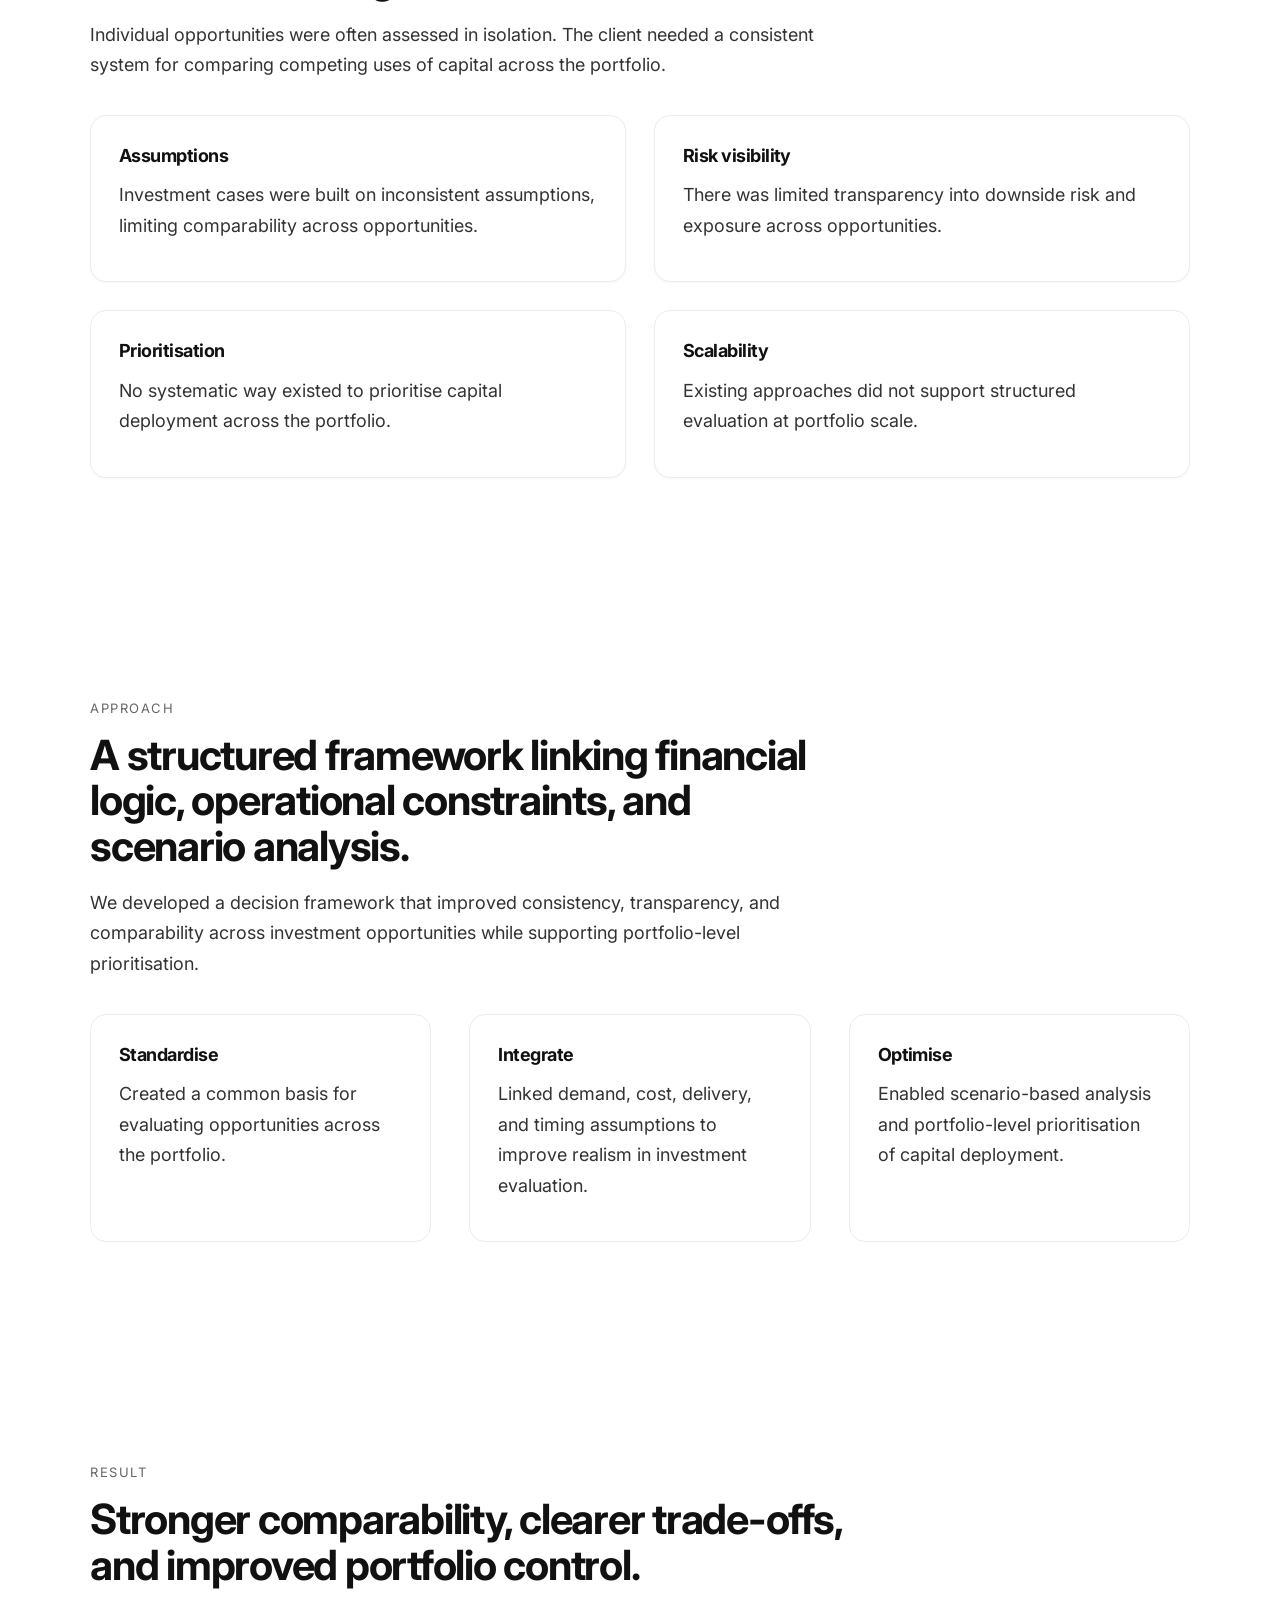
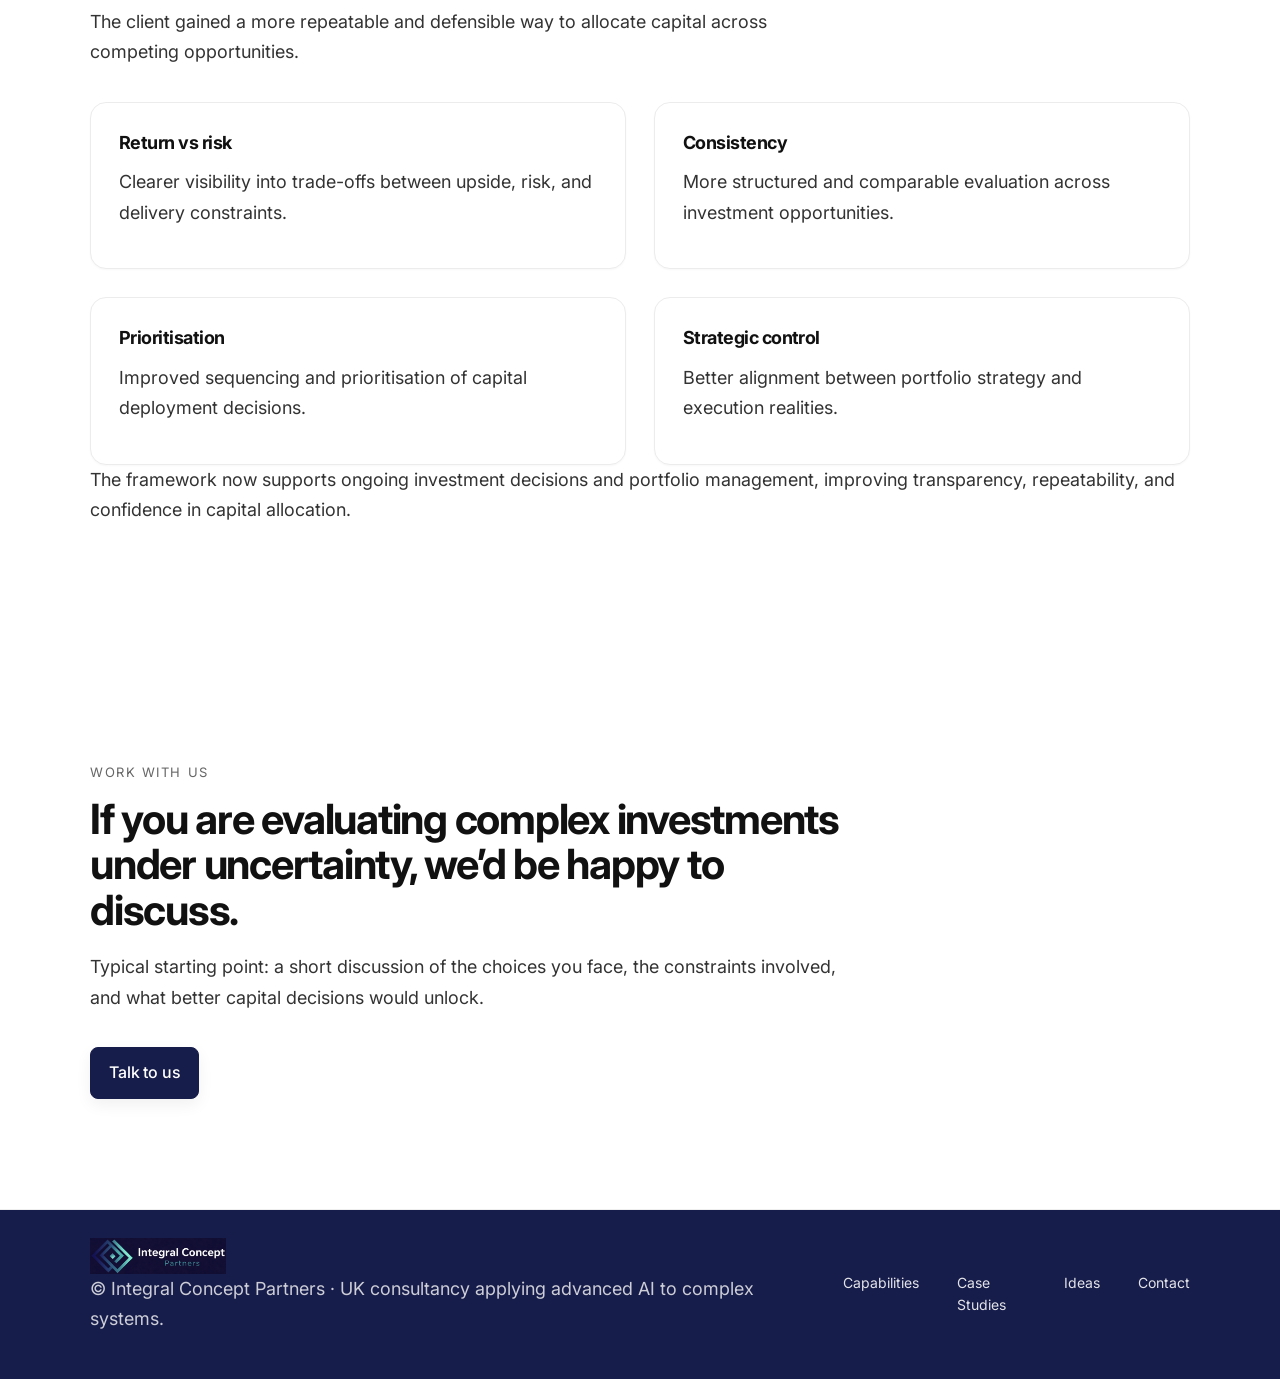
<file: case-study-2.html>
<!DOCTYPE html>
<html lang="en">
<head>
  <meta charset="UTF-8">
  <meta name="viewport" content="width=device-width, initial-scale=1.0">
  <title>Case Study | Integral Concept Partners</title>
  <meta name="description" content="Case study: improving capital allocation decisions under uncertainty.">
  <link rel="preconnect" href="https://fonts.googleapis.com">
  <link rel="preconnect" href="https://fonts.gstatic.com" crossorigin>
  <link href="https://fonts.googleapis.com/css2?family=Inter:wght@400;500;600;700;800&display=swap" rel="stylesheet">
  <link rel="stylesheet" href="styles.css">
  <link rel="icon" type="image/png" href="favicon.png">
</head>
<body>

<header class="site-header">
  <div class="container nav">

    <a class="brand" href="index.html" aria-label="Integral Concept Partners home">
      <img src="logo-horizontal-dark-tight.png" alt="Integral Concept Partners" class="logo-header">
    </a>

    <nav class="nav-links">
  <a href="index.html">Home</a>
  <a href="capabilities.html">Capabilities</a>
  <a href="how-we-work.html">How We Work</a>
  <a href="selected-work.html">Case Studies</a>
 <a href="diagnostic.html">Diagnostic</a>      
  <a href="about.html">About</a>
  <a href="ideas.html">Ideas</a>
  <a href="contact.html">Contact</a>
</nav>
  </div>
</header>

<main>

  <section class="hero">
    <div class="container">

      <div class="eyebrow">Case Study</div>

      <h1>Improving capital allocation under uncertainty.</h1>

      <p class="hero-copy">
        Helping an infrastructure investor make more consistent portfolio investment decisions across risk, return, sequencing, and delivery constraints.
      </p>

      <p style="margin-top:20px;">
        <a href="selected-work.html">← Back to case studies</a>
      </p>

    </div>
  </section>

  <section class="section">
    <div class="container">

      <div class="section-head">
        <div class="page-kicker">Context</div>
        <h2>Portfolio-level investment decisions required a more consistent framework.</h2>
        <p>
          The client was evaluating multiple investment opportunities across a fragmented portfolio of assets and opportunities.
        </p>
      </div>

      <p>
        Decisions required balancing expected returns with delivery risk, capital constraints, timing considerations, and market uncertainty.
      </p>

      <p>
        Existing approaches relied heavily on static models and qualitative judgement, limiting comparability across opportunities and reducing visibility into downside risk.
      </p>

    </div>
  </section>

  <section class="section">
    <div class="container">

      <div class="section-head">
        <div class="page-kicker">Problem</div>
        <h2>The challenge was to move from isolated deal evaluation to structured portfolio decision-making.</h2>
        <p>
          Individual opportunities were often assessed in isolation. The client needed a consistent system for comparing competing uses of capital across the portfolio.
        </p>
      </div>

      <div class="grid-2">

        <div>
          <h3>Assumptions</h3>
          <p>
            Investment cases were built on inconsistent assumptions, limiting comparability across opportunities.
          </p>
        </div>

        <div>
          <h3>Risk visibility</h3>
          <p>
            There was limited transparency into downside risk and exposure across opportunities.
          </p>
        </div>

        <div>
          <h3>Prioritisation</h3>
          <p>
            No systematic way existed to prioritise capital deployment across the portfolio.
          </p>
        </div>

        <div>
          <h3>Scalability</h3>
          <p>
            Existing approaches did not support structured evaluation at portfolio scale.
          </p>
        </div>

      </div>

    </div>
  </section>

  <section class="section">
    <div class="container">

      <div class="section-head">
        <div class="page-kicker">Approach</div>
        <h2>A structured framework linking financial logic, operational constraints, and scenario analysis.</h2>
        <p>
          We developed a decision framework that improved consistency, transparency, and comparability across investment opportunities while supporting portfolio-level prioritisation.
        </p>
      </div>

      <div class="grid-3">

        <div>
          <h3>Standardise</h3>
          <p>
            Created a common basis for evaluating opportunities across the portfolio.
          </p>
        </div>

        <div>
          <h3>Integrate</h3>
          <p>
            Linked demand, cost, delivery, and timing assumptions to improve realism in investment evaluation.
          </p>
        </div>

        <div>
          <h3>Optimise</h3>
          <p>
            Enabled scenario-based analysis and portfolio-level prioritisation of capital deployment.
          </p>
        </div>

      </div>

    </div>
  </section>

  <section class="section">
    <div class="container">

      <div class="section-head">
        <div class="page-kicker">Result</div>
        <h2>Stronger comparability, clearer trade-offs, and improved portfolio control.</h2>
        <p>
          The client gained a more repeatable and defensible way to allocate capital across competing opportunities.
        </p>
      </div>

      <div class="grid-2">

        <div>
          <h3>Return vs risk</h3>
          <p>
            Clearer visibility into trade-offs between upside, risk, and delivery constraints.
          </p>
        </div>

        <div>
          <h3>Consistency</h3>
          <p>
            More structured and comparable evaluation across investment opportunities.
          </p>
        </div>

        <div>
          <h3>Prioritisation</h3>
          <p>
            Improved sequencing and prioritisation of capital deployment decisions.
          </p>
        </div>

        <div>
          <h3>Strategic control</h3>
          <p>
            Better alignment between portfolio strategy and execution realities.
          </p>
        </div>

      </div>

      <p>
        The framework now supports ongoing investment decisions and portfolio management, improving transparency, repeatability, and confidence in capital allocation.
      </p>

    </div>
  </section>

  <section class="section">
    <div class="container">

      <div class="section-head">
        <div class="page-kicker">Work with us</div>
        <h2>If you are evaluating complex investments under uncertainty, we’d be happy to discuss.</h2>
        <p>
          Typical starting point: a short discussion of the choices you face, the constraints involved, and what better capital decisions would unlock.
        </p>
      </div>

      <a class="btn btn-primary" href="contact.html">Talk to us</a>

    </div>
  </section>

</main>

<footer class="site-footer">
  <div class="container footer-grid">

    <div class="fine-print">
      <img src="logo-horizontal-dark-tight.png" alt="Integral Concept Partners" class="logo-footer">
      <p>© Integral Concept Partners · UK consultancy applying advanced AI to complex systems.</p>
    </div>

    <div class="footer-links">
      <a href="capabilities.html">Capabilities</a>
      <a href="selected-work.html">Case Studies</a>
      <a href="ideas.html">Ideas</a>
      <a href="contact.html">Contact</a>
    </div>

  </div>
</footer>

</body>
</html>
</file>
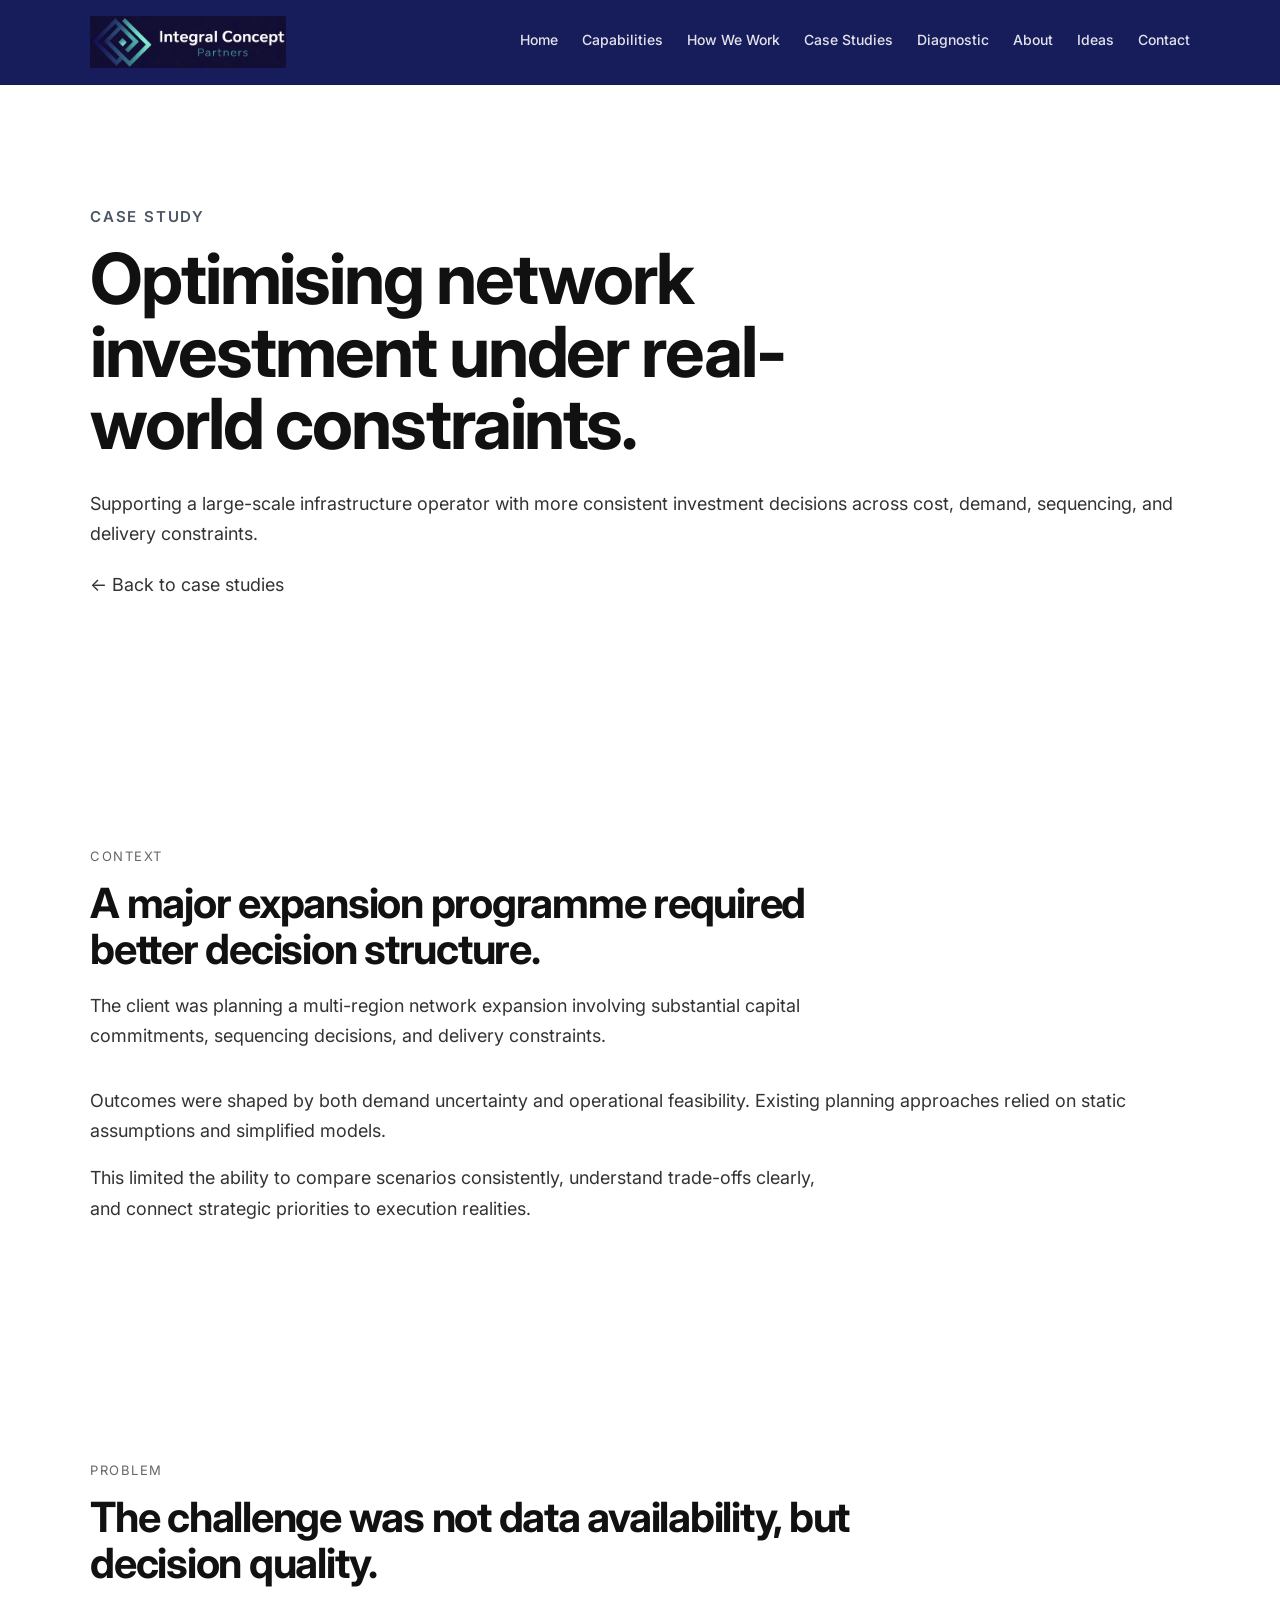
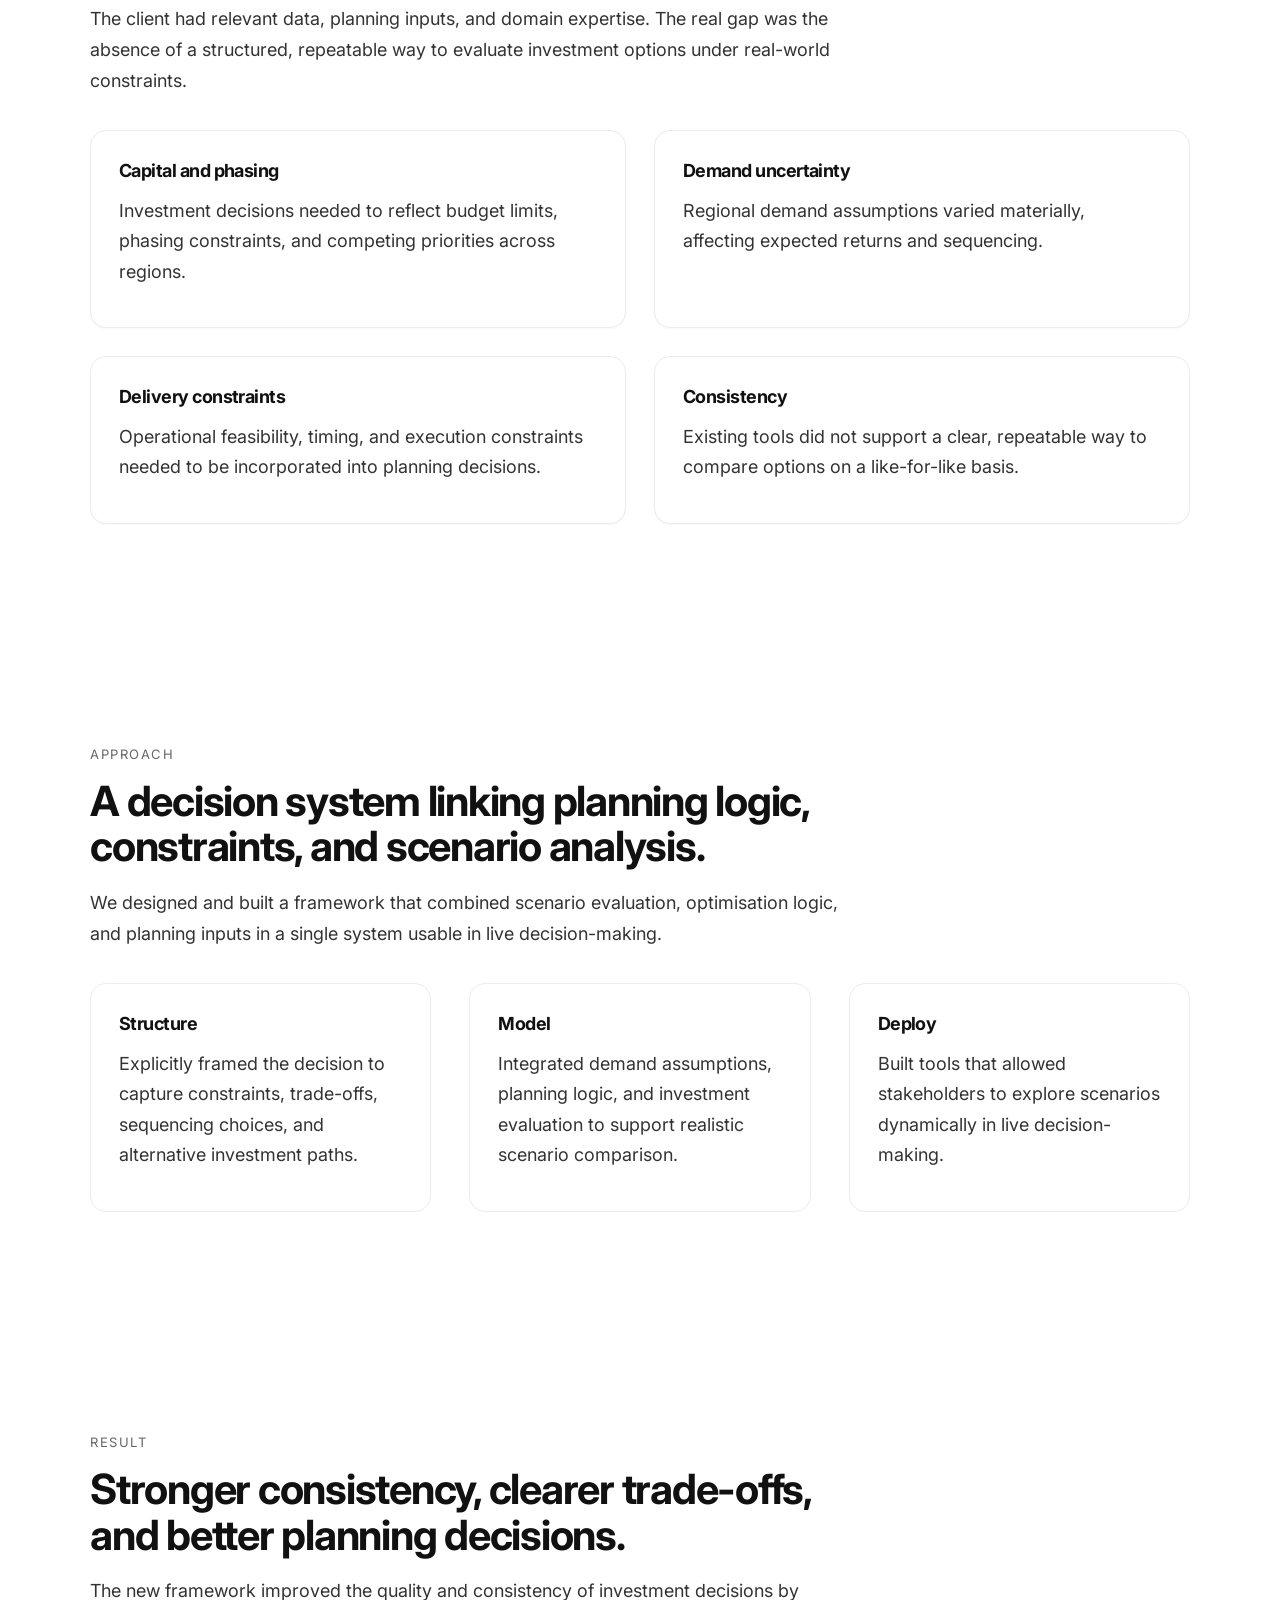
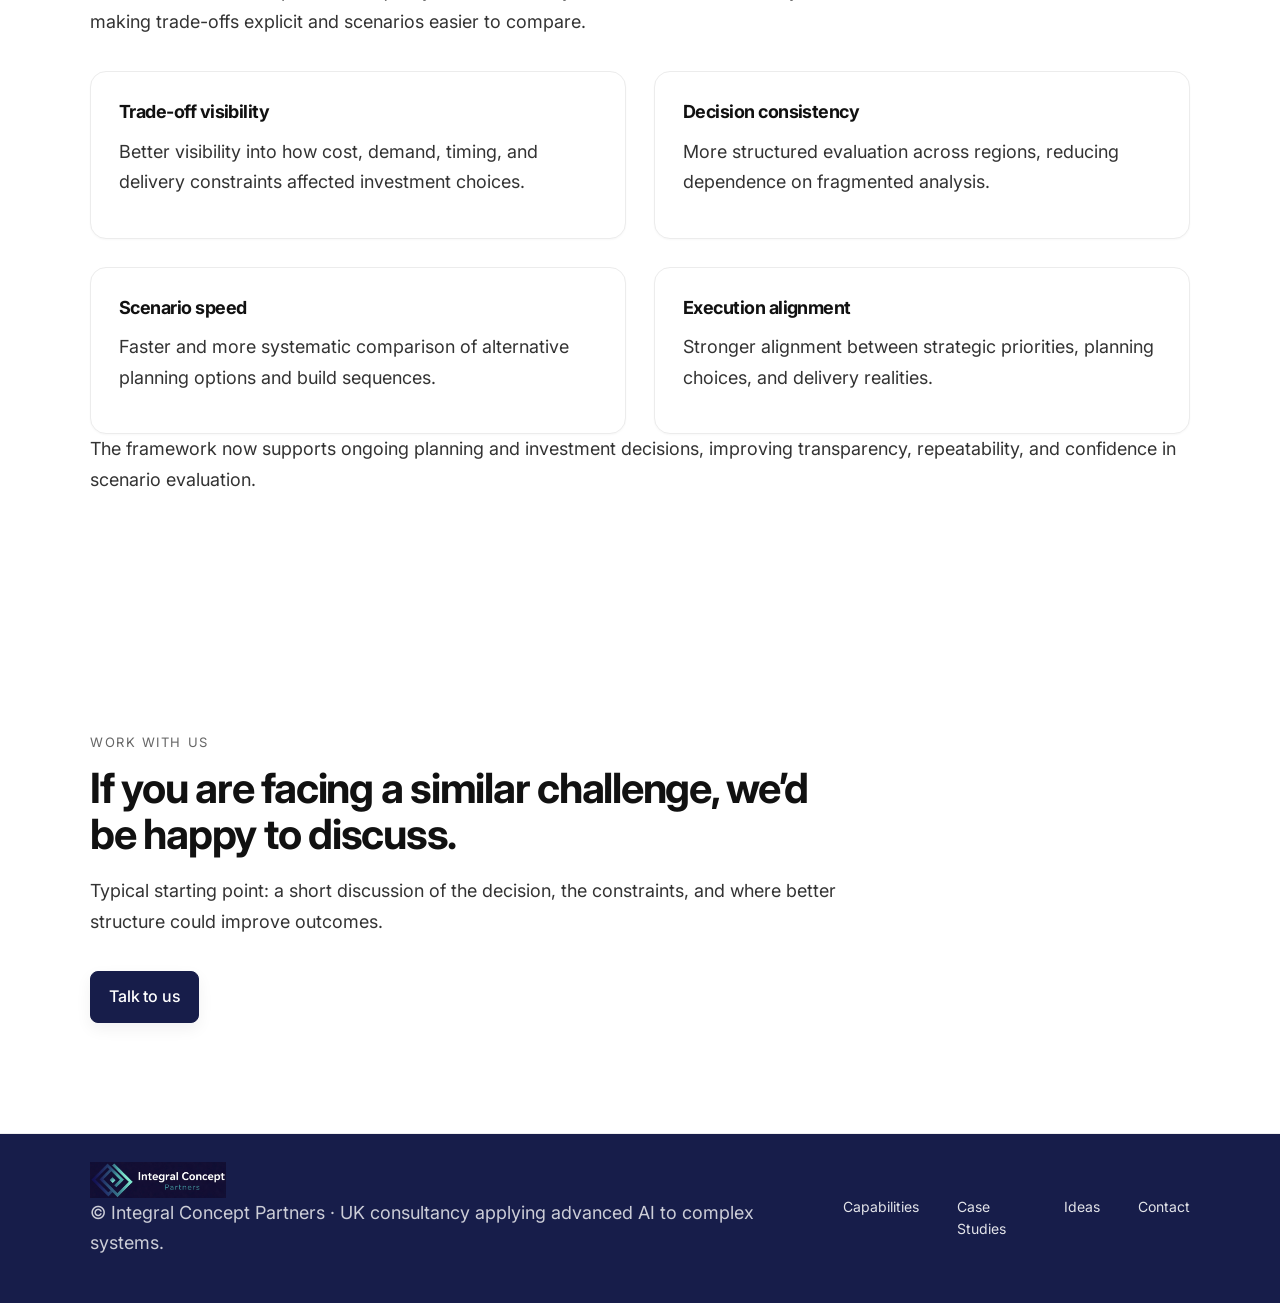
<file: case-study.html>
<!DOCTYPE html>
<html lang="en">
<head>
  <meta charset="UTF-8">
  <meta name="viewport" content="width=device-width, initial-scale=1.0">
  <title>Case Study | Integral Concept Partners</title>
  <meta name="description" content="Case study: improving network investment decisions under real-world constraints.">
  <link rel="preconnect" href="https://fonts.googleapis.com">
  <link rel="preconnect" href="https://fonts.gstatic.com" crossorigin>
  <link href="https://fonts.googleapis.com/css2?family=Inter:wght@400;500;600;700;800&display=swap" rel="stylesheet">
  <link rel="stylesheet" href="styles.css">
  <link rel="icon" type="image/png" href="favicon.png">
</head>
<body>

<header class="site-header">
  <div class="container nav">

    <a class="brand" href="index.html" aria-label="Integral Concept Partners home">
      <img src="logo-horizontal-dark-tight.png" alt="Integral Concept Partners" class="logo-header">
    </a>

<nav class="nav-links">
  <a href="index.html">Home</a>
  <a href="capabilities.html">Capabilities</a>
  <a href="how-we-work.html">How We Work</a>
  <a href="selected-work.html">Case Studies</a>
   <a href="diagnostic.html">Diagnostic</a>
  <a href="about.html">About</a>
  <a href="ideas.html">Ideas</a>
  <a href="contact.html">Contact</a>
</nav>
  </div>
</header>

<main>

  <section class="hero">
    <div class="container">

      <div class="eyebrow">Case Study</div>

      <h1>Optimising network investment under real-world constraints.</h1>

      <p class="hero-copy">
        Supporting a large-scale infrastructure operator with more consistent investment decisions across cost, demand, sequencing, and delivery constraints.
      </p>

      <p style="margin-top:20px;">
        <a href="selected-work.html">← Back to case studies</a>
      </p>

    </div>
  </section>

  <section class="section">
    <div class="container">

      <div class="section-head">
        <div class="page-kicker">Context</div>
        <h2>A major expansion programme required better decision structure.</h2>
        <p>
          The client was planning a multi-region network expansion involving substantial capital commitments, sequencing decisions, and delivery constraints.
        </p>
      </div>

      <p>
        Outcomes were shaped by both demand uncertainty and operational feasibility. Existing planning approaches relied on static assumptions and simplified models.
      </p>

      <p>
        This limited the ability to compare scenarios consistently, understand trade-offs clearly, and connect strategic priorities to execution realities.
      </p>

    </div>
  </section>

  <section class="section">
    <div class="container">

      <div class="section-head">
        <div class="page-kicker">Problem</div>
        <h2>The challenge was not data availability, but decision quality.</h2>
        <p>
          The client had relevant data, planning inputs, and domain expertise. The real gap was the absence of a structured, repeatable way to evaluate investment options under real-world constraints.
        </p>
      </div>

      <div class="grid-2">

        <div>
          <h3>Capital and phasing</h3>
          <p>
            Investment decisions needed to reflect budget limits, phasing constraints, and competing priorities across regions.
          </p>
        </div>

        <div>
          <h3>Demand uncertainty</h3>
          <p>
            Regional demand assumptions varied materially, affecting expected returns and sequencing.
          </p>
        </div>

        <div>
          <h3>Delivery constraints</h3>
          <p>
            Operational feasibility, timing, and execution constraints needed to be incorporated into planning decisions.
          </p>
        </div>

        <div>
          <h3>Consistency</h3>
          <p>
            Existing tools did not support a clear, repeatable way to compare options on a like-for-like basis.
          </p>
        </div>

      </div>

    </div>
  </section>

  <section class="section">
    <div class="container">

      <div class="section-head">
        <div class="page-kicker">Approach</div>
        <h2>A decision system linking planning logic, constraints, and scenario analysis.</h2>
        <p>
          We designed and built a framework that combined scenario evaluation, optimisation logic, and planning inputs in a single system usable in live decision-making.
        </p>
      </div>

      <div class="grid-3">

        <div>
          <h3>Structure</h3>
          <p>
            Explicitly framed the decision to capture constraints, trade-offs, sequencing choices, and alternative investment paths.
          </p>
        </div>

        <div>
          <h3>Model</h3>
          <p>
            Integrated demand assumptions, planning logic, and investment evaluation to support realistic scenario comparison.
          </p>
        </div>

        <div>
          <h3>Deploy</h3>
          <p>
            Built tools that allowed stakeholders to explore scenarios dynamically in live decision-making.
          </p>
        </div>

      </div>

    </div>
  </section>

  <section class="section">
    <div class="container">

      <div class="section-head">
        <div class="page-kicker">Result</div>
        <h2>Stronger consistency, clearer trade-offs, and better planning decisions.</h2>
        <p>
          The new framework improved the quality and consistency of investment decisions by making trade-offs explicit and scenarios easier to compare.
        </p>
      </div>

      <div class="grid-2">

        <div>
          <h3>Trade-off visibility</h3>
          <p>
            Better visibility into how cost, demand, timing, and delivery constraints affected investment choices.
          </p>
        </div>

        <div>
          <h3>Decision consistency</h3>
          <p>
            More structured evaluation across regions, reducing dependence on fragmented analysis.
          </p>
        </div>

        <div>
          <h3>Scenario speed</h3>
          <p>
            Faster and more systematic comparison of alternative planning options and build sequences.
          </p>
        </div>

        <div>
          <h3>Execution alignment</h3>
          <p>
            Stronger alignment between strategic priorities, planning choices, and delivery realities.
          </p>
        </div>

      </div>

      <p>
        The framework now supports ongoing planning and investment decisions, improving transparency, repeatability, and confidence in scenario evaluation.
      </p>

    </div>
  </section>

  <section class="section">
    <div class="container">

      <div class="section-head">
        <div class="page-kicker">Work with us</div>
        <h2>If you are facing a similar challenge, we’d be happy to discuss.</h2>
        <p>
          Typical starting point: a short discussion of the decision, the constraints, and where better structure could improve outcomes.
        </p>
      </div>

      <a class="btn btn-primary" href="contact.html">Talk to us</a>

    </div>
  </section>

</main>

<footer class="site-footer">
  <div class="container footer-grid">

    <div class="fine-print">
      <img src="logo-horizontal-dark-tight.png" alt="Integral Concept Partners" class="logo-footer">
      <p>© Integral Concept Partners · UK consultancy applying advanced AI to complex systems.</p>
    </div>

    <div class="footer-links">
      <a href="capabilities.html">Capabilities</a>
      <a href="selected-work.html">Case Studies</a>
      <a href="ideas.html">Ideas</a>
      <a href="contact.html">Contact</a>
    </div>

  </div>
</footer>

</body>
</html>
</file>
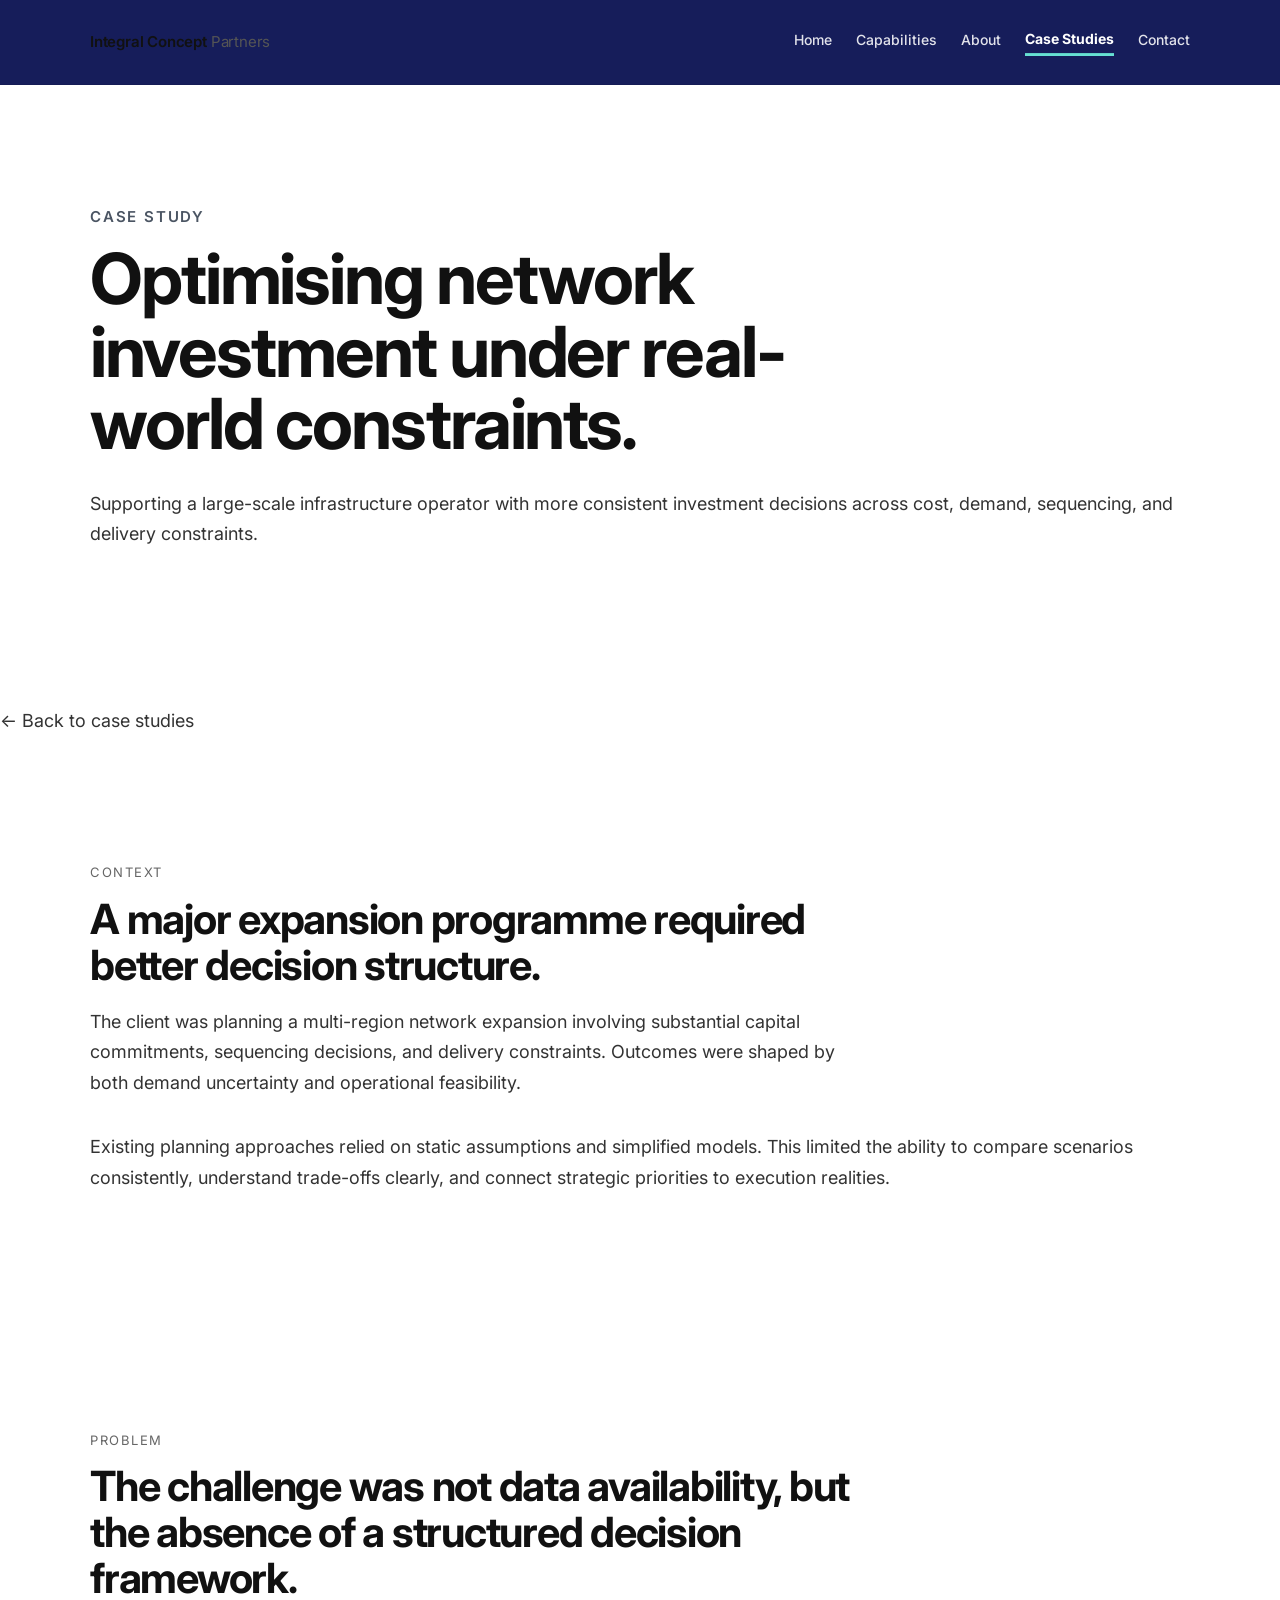
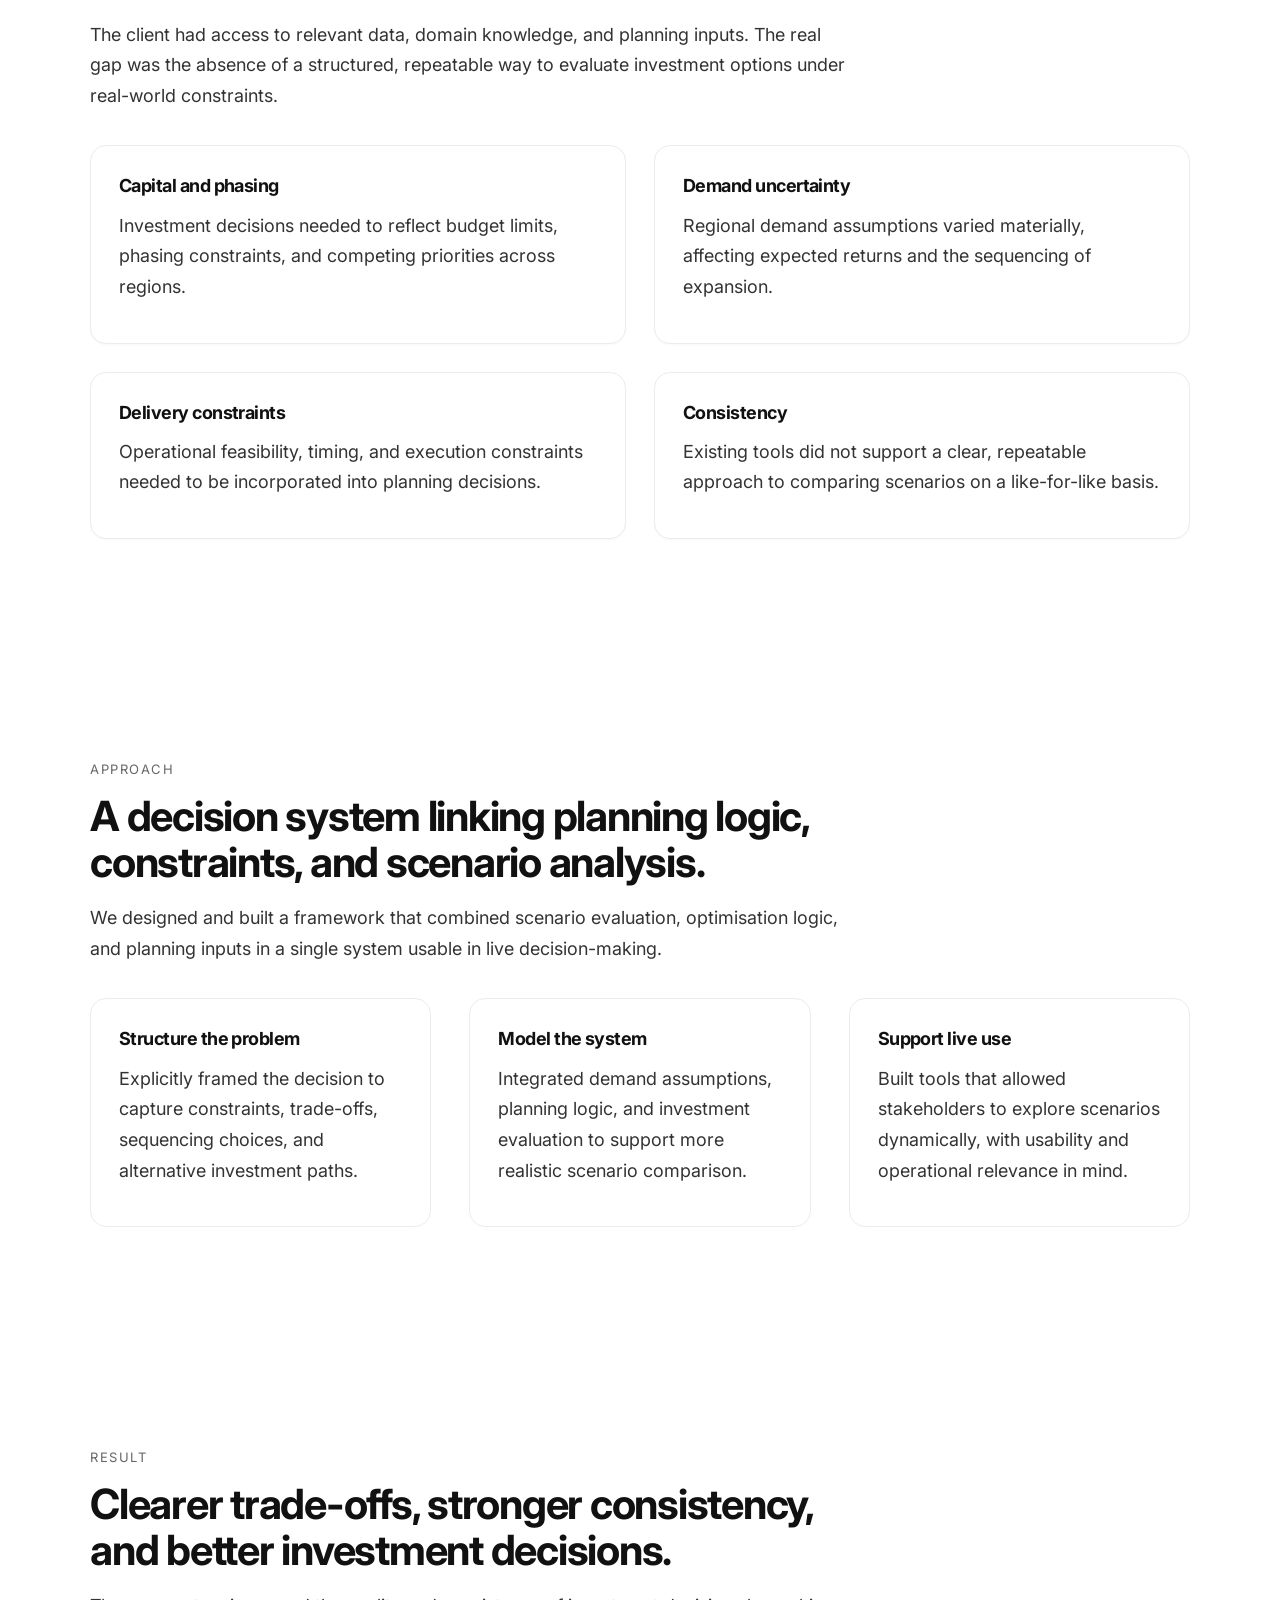
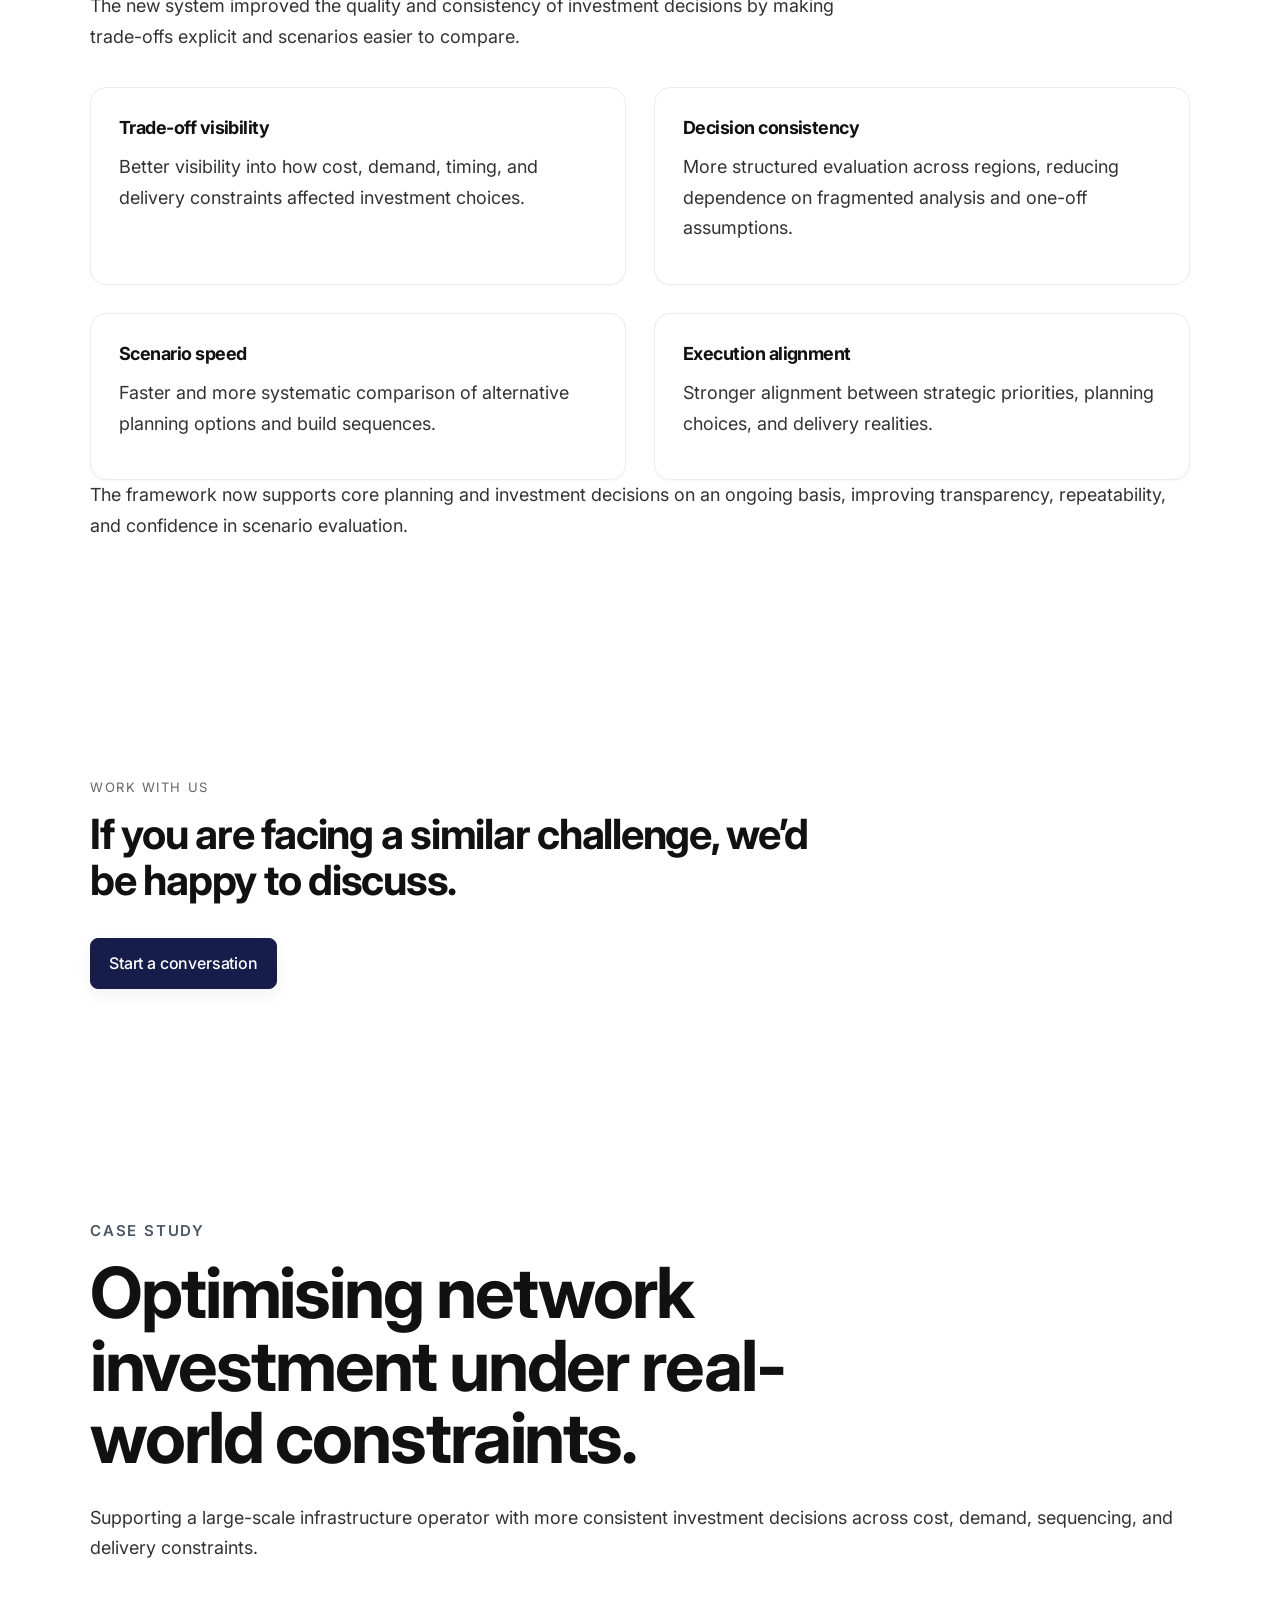
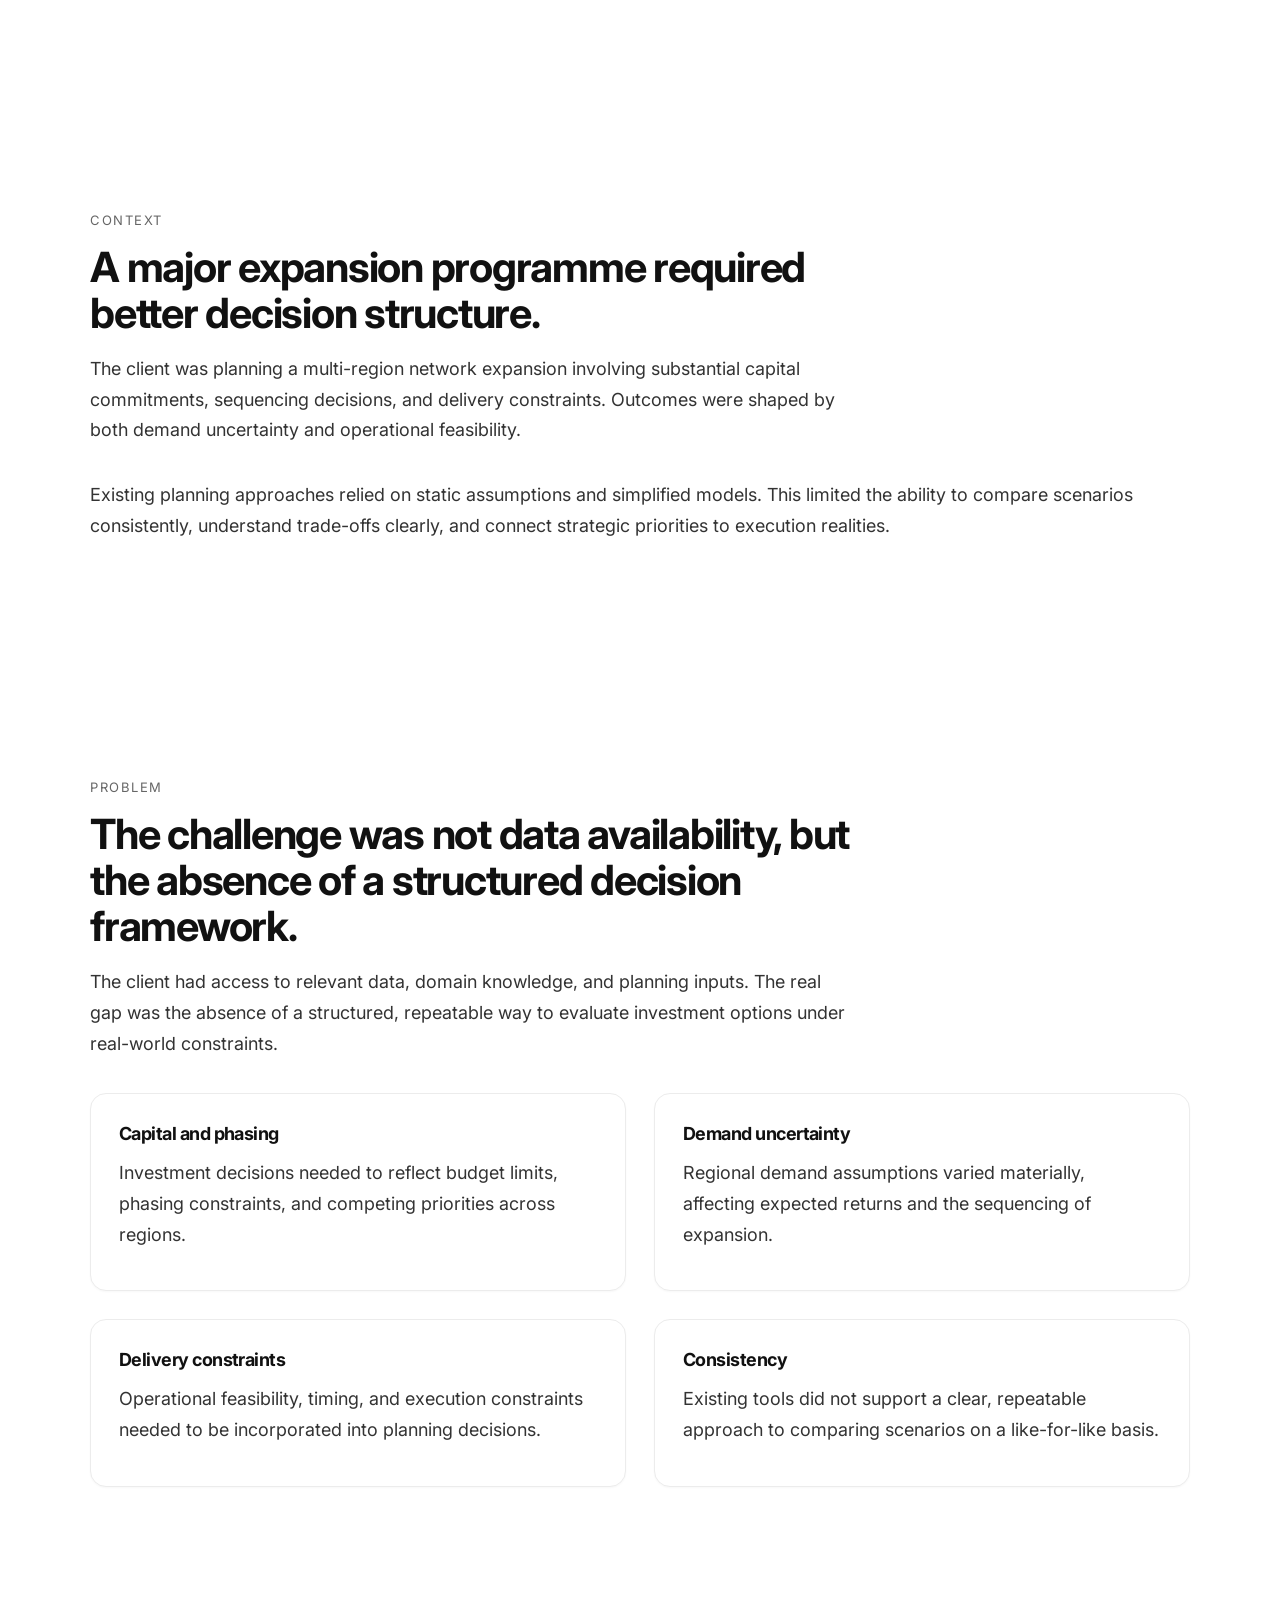
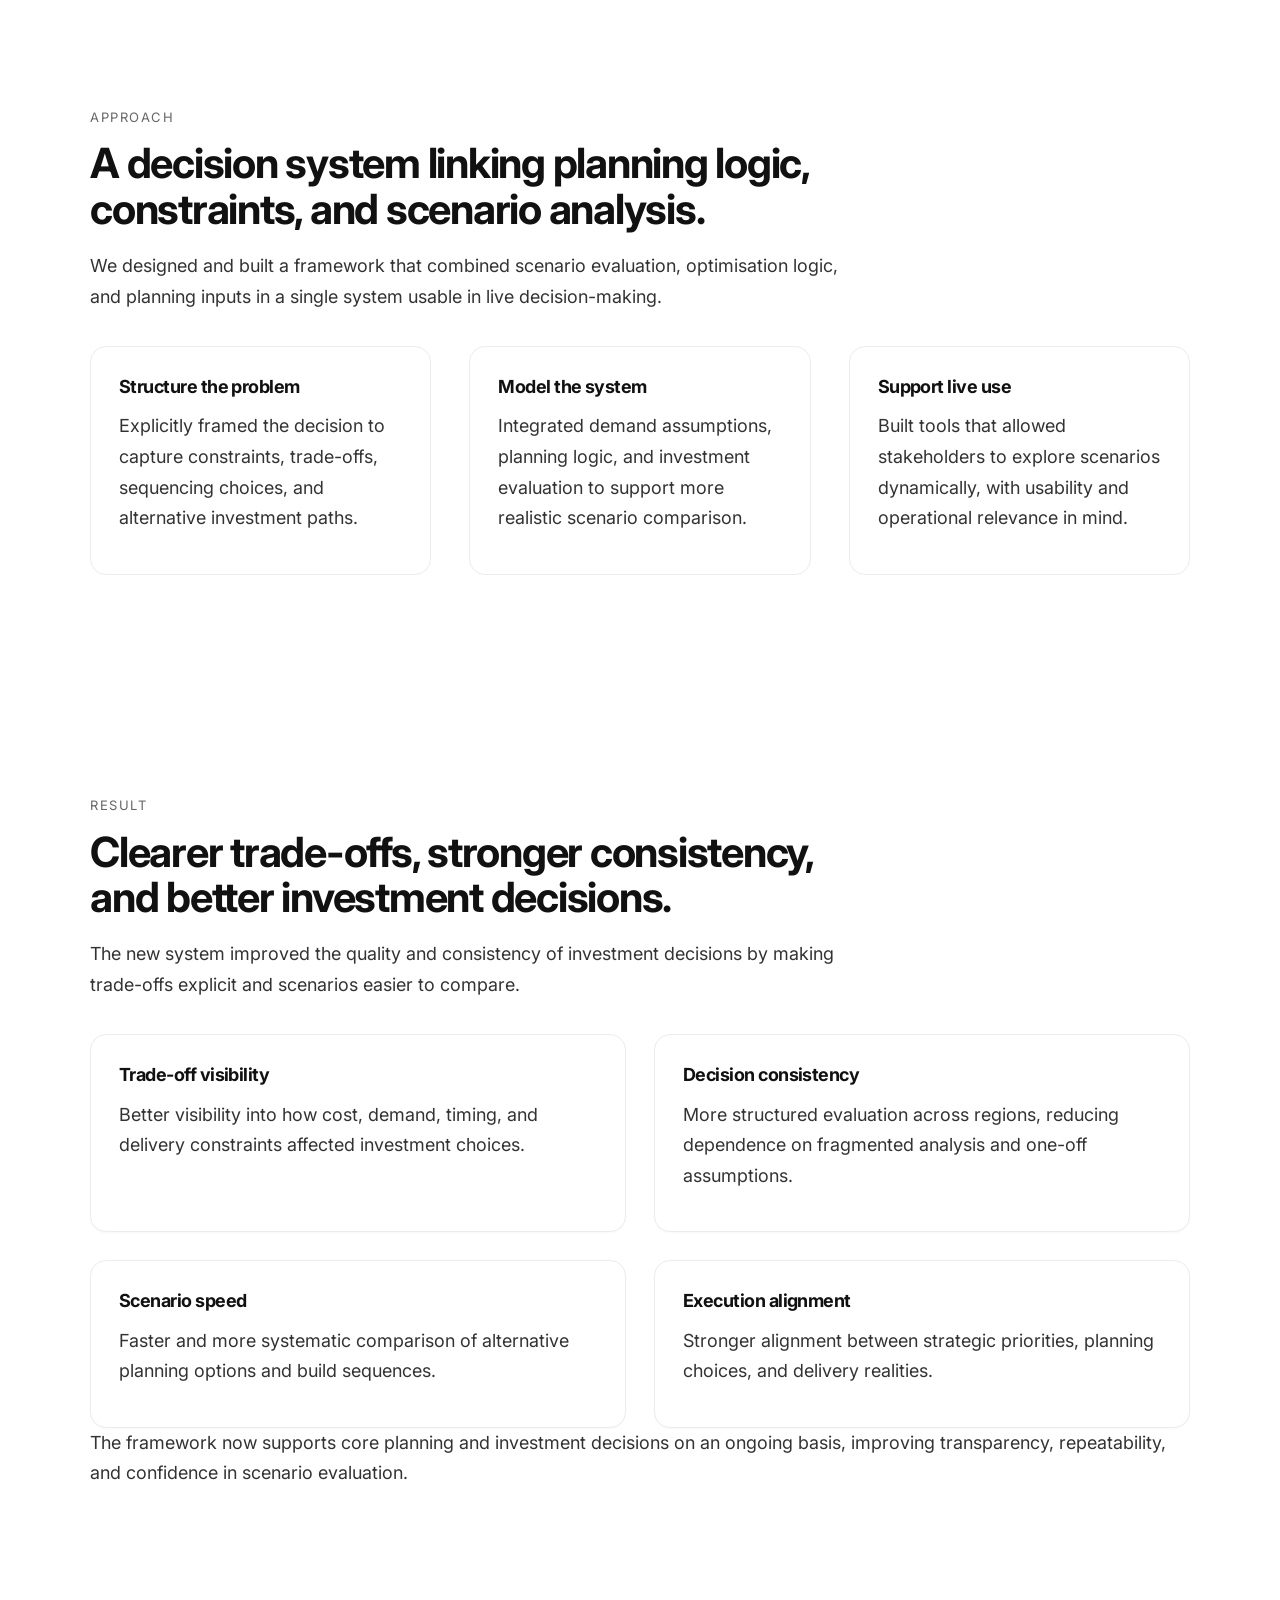
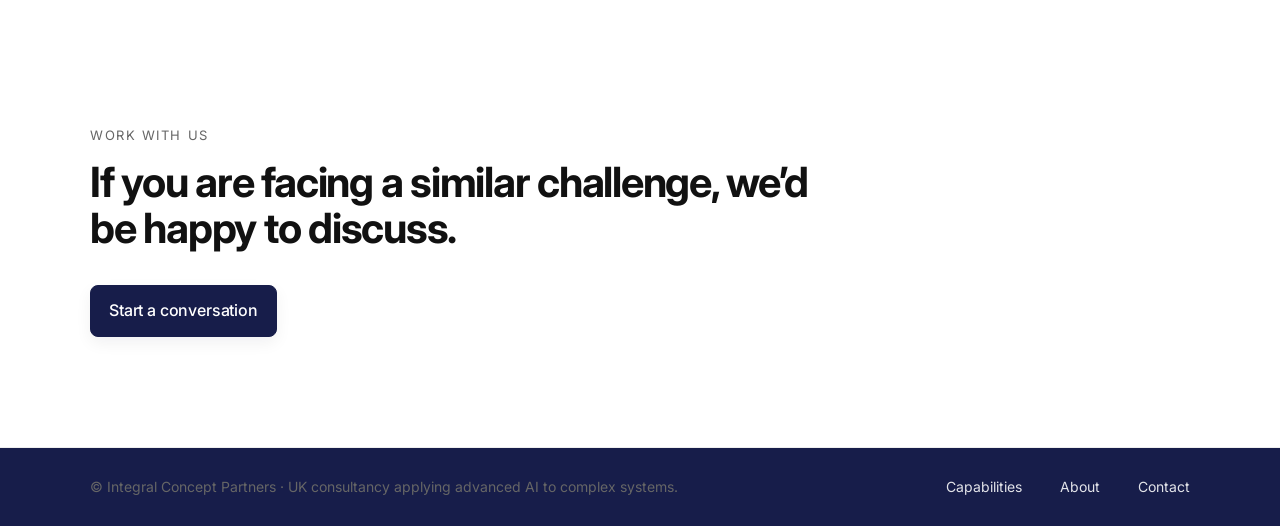
<file: Case-study.html>
<!DOCTYPE html>

<html lang="en">

<head>

  <meta charset="UTF-8">

  <meta name="viewport" content="width=device-width, initial-scale=1.0">

  <title>Case Study | Integral Concept Partners</title>

  <meta name="description" content="Case study: improving network investment decisions under real-world constraints.">

  <link rel="preconnect" href="https://fonts.googleapis.com">

  <link rel="preconnect" href="https://fonts.gstatic.com" crossorigin>

  <link href="https://fonts.googleapis.com/css2?family=Inter:wght@400;500;600;700;800&display=swap" rel="stylesheet">

  <link rel="stylesheet" href="styles.css">

</head>

<body>

<header class="site-header">

  <div class="container nav">

    <a class="brand" href="index.html">

      <span class="brand-text"><strong>Integral Concept</strong><span>Partners</span></span>

    </a>

    <button class="menu-toggle" type="button">Menu</button>

<nav class="nav-links">
  <a href="index.html">Home</a>
  <a href="capabilities.html">Capabilities</a>
  <a href="about.html">About</a>
  <a href="selected-work.html" class="active">Case Studies</a>
  <a href="contact.html">Contact</a>
</nav>

  </div>

</header>
<main>
<main>

  <!-- HERO -->
  <section class="hero">
    <div class="container">
      <div class="eyebrow">Case study</div>
      <h1>Optimising network investment under real-world constraints.</h1>
      <p class="hero-copy">
        Supporting a large-scale infrastructure operator with more consistent investment decisions across cost, demand, sequencing, and delivery constraints.
      </p>
    </div>
  </section>

  <p style="margin-top:20px;">
    <a href="selected-work.html">← Back to case studies</a>
  </p>

  <!-- CONTEXT -->
  <section class="section">
    <div class="container">
      <div class="section-head">
        <div class="page-kicker">Context</div>
        <h2>A major expansion programme required better decision structure.</h2>
        <p>
          The client was planning a multi-region network expansion involving substantial capital commitments, sequencing decisions, and delivery constraints. Outcomes were shaped by both demand uncertainty and operational feasibility.
        </p>
      </div>

      <p>
        Existing planning approaches relied on static assumptions and simplified models. This limited the ability to compare scenarios consistently, understand trade-offs clearly, and connect strategic priorities to execution realities.
      </p>
    </div>
  </section>

  <!-- PROBLEM -->
  <section class="section">
    <div class="container">
      <div class="section-head">
        <div class="page-kicker">Problem</div>
        <h2>The challenge was not data availability, but the absence of a structured decision framework.</h2>
        <p>
          The client had access to relevant data, domain knowledge, and planning inputs. The real gap was the absence of a structured, repeatable way to evaluate investment options under real-world constraints.
        </p>
      </div>

      <div class="grid-2">
        <div>
          <h3>Capital and phasing</h3>
          <p>
            Investment decisions needed to reflect budget limits, phasing constraints, and competing priorities across regions.
          </p>
        </div>

        <div>
          <h3>Demand uncertainty</h3>
          <p>
            Regional demand assumptions varied materially, affecting expected returns and the sequencing of expansion.
          </p>
        </div>

        <div>
          <h3>Delivery constraints</h3>
          <p>
            Operational feasibility, timing, and execution constraints needed to be incorporated into planning decisions.
          </p>
        </div>

        <div>
          <h3>Consistency</h3>
          <p>
            Existing tools did not support a clear, repeatable approach to comparing scenarios on a like-for-like basis.
          </p>
        </div>
      </div>
    </div>
  </section>

  <!-- APPROACH -->
  <section class="section">
    <div class="container">
      <div class="section-head">
        <div class="page-kicker">Approach</div>
        <h2>A decision system linking planning logic, constraints, and scenario analysis.</h2>
        <p>
          We designed and built a framework that combined scenario evaluation, optimisation logic, and planning inputs in a single system usable in live decision-making.
        </p>
      </div>

      <div class="grid-3">
        <div>
          <h3>Structure the problem</h3>
          <p>
            Explicitly framed the decision to capture constraints, trade-offs, sequencing choices, and alternative investment paths.
          </p>
        </div>

        <div>
          <h3>Model the system</h3>
          <p>
            Integrated demand assumptions, planning logic, and investment evaluation to support more realistic scenario comparison.
          </p>
        </div>

        <div>
          <h3>Support live use</h3>
          <p>
            Built tools that allowed stakeholders to explore scenarios dynamically, with usability and operational relevance in mind.
          </p>
        </div>
      </div>
    </div>
  </section>

  <!-- RESULT -->
  <section class="section">
    <div class="container">
      <div class="section-head">
        <div class="page-kicker">Result</div>
        <h2>Clearer trade-offs, stronger consistency, and better investment decisions.</h2>
        <p>
          The new system improved the quality and consistency of investment decisions by making trade-offs explicit and scenarios easier to compare.
        </p>
      </div>

      <div class="grid-2">
        <div>
          <h3>Trade-off visibility</h3>
          <p>
            Better visibility into how cost, demand, timing, and delivery constraints affected investment choices.
          </p>
        </div>

        <div>
          <h3>Decision consistency</h3>
          <p>
            More structured evaluation across regions, reducing dependence on fragmented analysis and one-off assumptions.
          </p>
        </div>

        <div>
          <h3>Scenario speed</h3>
          <p>
            Faster and more systematic comparison of alternative planning options and build sequences.
          </p>
        </div>

        <div>
          <h3>Execution alignment</h3>
          <p>
            Stronger alignment between strategic priorities, planning choices, and delivery realities.
          </p>
        </div>
      </div>

      <p>
        The framework now supports core planning and investment decisions on an ongoing basis, improving transparency, repeatability, and confidence in scenario evaluation.
      </p>
    </div>
  </section>

  <!-- CTA -->
  <section class="section">
    <div class="container">
      <div class="section-head">
        <div class="page-kicker">Work with us</div>
        <h2>If you are facing a similar challenge, we’d be happy to discuss.</h2>
      </div>

      <a class="btn btn-primary" href="contact.html">Start a conversation</a>
    </div>
  </section>

</main>
  <!-- HERO -->
  <section class="hero">
    <div class="container">
      <div class="eyebrow">Case study</div>
      <h1>Optimising network investment under real-world constraints.</h1>
      <p class="hero-copy">
        Supporting a large-scale infrastructure operator with more consistent investment decisions across cost, demand, sequencing, and delivery constraints.
      </p>
    </div>
  </section>

  <!-- CONTEXT -->
  <section class="section">
    <div class="container">
      <div class="section-head">
        <div class="page-kicker">Context</div>
        <h2>A major expansion programme required better decision structure.</h2>
        <p>
          The client was planning a multi-region network expansion involving substantial capital commitments, sequencing decisions, and delivery constraints. Outcomes were shaped by both demand uncertainty and operational feasibility.
        </p>
      </div>

      <p>
        Existing planning approaches relied on static assumptions and simplified models. This limited the ability to compare scenarios consistently, understand trade-offs clearly, and connect strategic priorities to execution realities.
      </p>
    </div>
  </section>

  <!-- PROBLEM -->
  <section class="section">
    <div class="container">
      <div class="section-head">
        <div class="page-kicker">Problem</div>
        <h2>The challenge was not data availability, but the absence of a structured decision framework.</h2>
        <p>
          The client had access to relevant data, domain knowledge, and planning inputs. The real gap was the absence of a structured, repeatable way to evaluate investment options under real-world constraints.
        </p>
      </div>

      <div class="grid-2">
        <div>
          <h3>Capital and phasing</h3>
          <p>
            Investment decisions needed to reflect budget limits, phasing constraints, and competing priorities across regions.
          </p>
        </div>

        <div>
          <h3>Demand uncertainty</h3>
          <p>
            Regional demand assumptions varied materially, affecting expected returns and the sequencing of expansion.
          </p>
        </div>

        <div>
          <h3>Delivery constraints</h3>
          <p>
            Operational feasibility, timing, and execution constraints needed to be incorporated into planning decisions.
          </p>
        </div>

        <div>
          <h3>Consistency</h3>
          <p>
            Existing tools did not support a clear, repeatable approach to comparing scenarios on a like-for-like basis.
          </p>
        </div>
      </div>
    </div>
  </section>

  <!-- APPROACH -->
  <section class="section">
    <div class="container">
      <div class="section-head">
        <div class="page-kicker">Approach</div>
        <h2>A decision system linking planning logic, constraints, and scenario analysis.</h2>
        <p>
          We designed and built a framework that combined scenario evaluation, optimisation logic, and planning inputs in a single system usable in live decision-making.
        </p>
      </div>

      <div class="grid-3">
        <div>
          <h3>Structure the problem</h3>
          <p>
            Explicitly framed the decision to capture constraints, trade-offs, sequencing choices, and alternative investment paths.
          </p>
        </div>

        <div>
          <h3>Model the system</h3>
          <p>
            Integrated demand assumptions, planning logic, and investment evaluation to support more realistic scenario comparison.
          </p>
        </div>

        <div>
          <h3>Support live use</h3>
          <p>
            Built tools that allowed stakeholders to explore scenarios dynamically, with usability and operational relevance in mind.
          </p>
        </div>
      </div>
    </div>
  </section>

  <!-- RESULT -->
  <section class="section">
    <div class="container">
      <div class="section-head">
        <div class="page-kicker">Result</div>
        <h2>Clearer trade-offs, stronger consistency, and better investment decisions.</h2>
        <p>
          The new system improved the quality and consistency of investment decisions by making trade-offs explicit and scenarios easier to compare.
        </p>
      </div>

      <div class="grid-2">
        <div>
          <h3>Trade-off visibility</h3>
          <p>
            Better visibility into how cost, demand, timing, and delivery constraints affected investment choices.
          </p>
        </div>

        <div>
          <h3>Decision consistency</h3>
          <p>
            More structured evaluation across regions, reducing dependence on fragmented analysis and one-off assumptions.
          </p>
        </div>

        <div>
          <h3>Scenario speed</h3>
          <p>
            Faster and more systematic comparison of alternative planning options and build sequences.
          </p>
        </div>

        <div>
          <h3>Execution alignment</h3>
          <p>
            Stronger alignment between strategic priorities, planning choices, and delivery realities.
          </p>
        </div>
      </div>

      <p>
        The framework now supports core planning and investment decisions on an ongoing basis, improving transparency, repeatability, and confidence in scenario evaluation.
      </p>
    </div>
  </section>

  <!-- CTA -->
  <section class="section">
    <div class="container">
      <div class="section-head">
        <div class="page-kicker">Work with us</div>
        <h2>If you are facing a similar challenge, we’d be happy to discuss.</h2>
      </div>

      <a class="btn btn-primary" href="contact.html">Start a conversation</a>
    </div>
  </section>

</main>
<footer class="site-footer">

  <div class="container footer-grid">

    <div class="fine-print">

      © Integral Concept Partners · UK consultancy applying advanced AI to complex systems.

    </div>

    <div class="footer-links">

      <a href="capabilities.html">Capabilities</a>

      <a href="about.html">About</a>

      <a href="contact.html">Contact</a>

    </div>

  </div>

</footer>

</body>

</html>
</file>
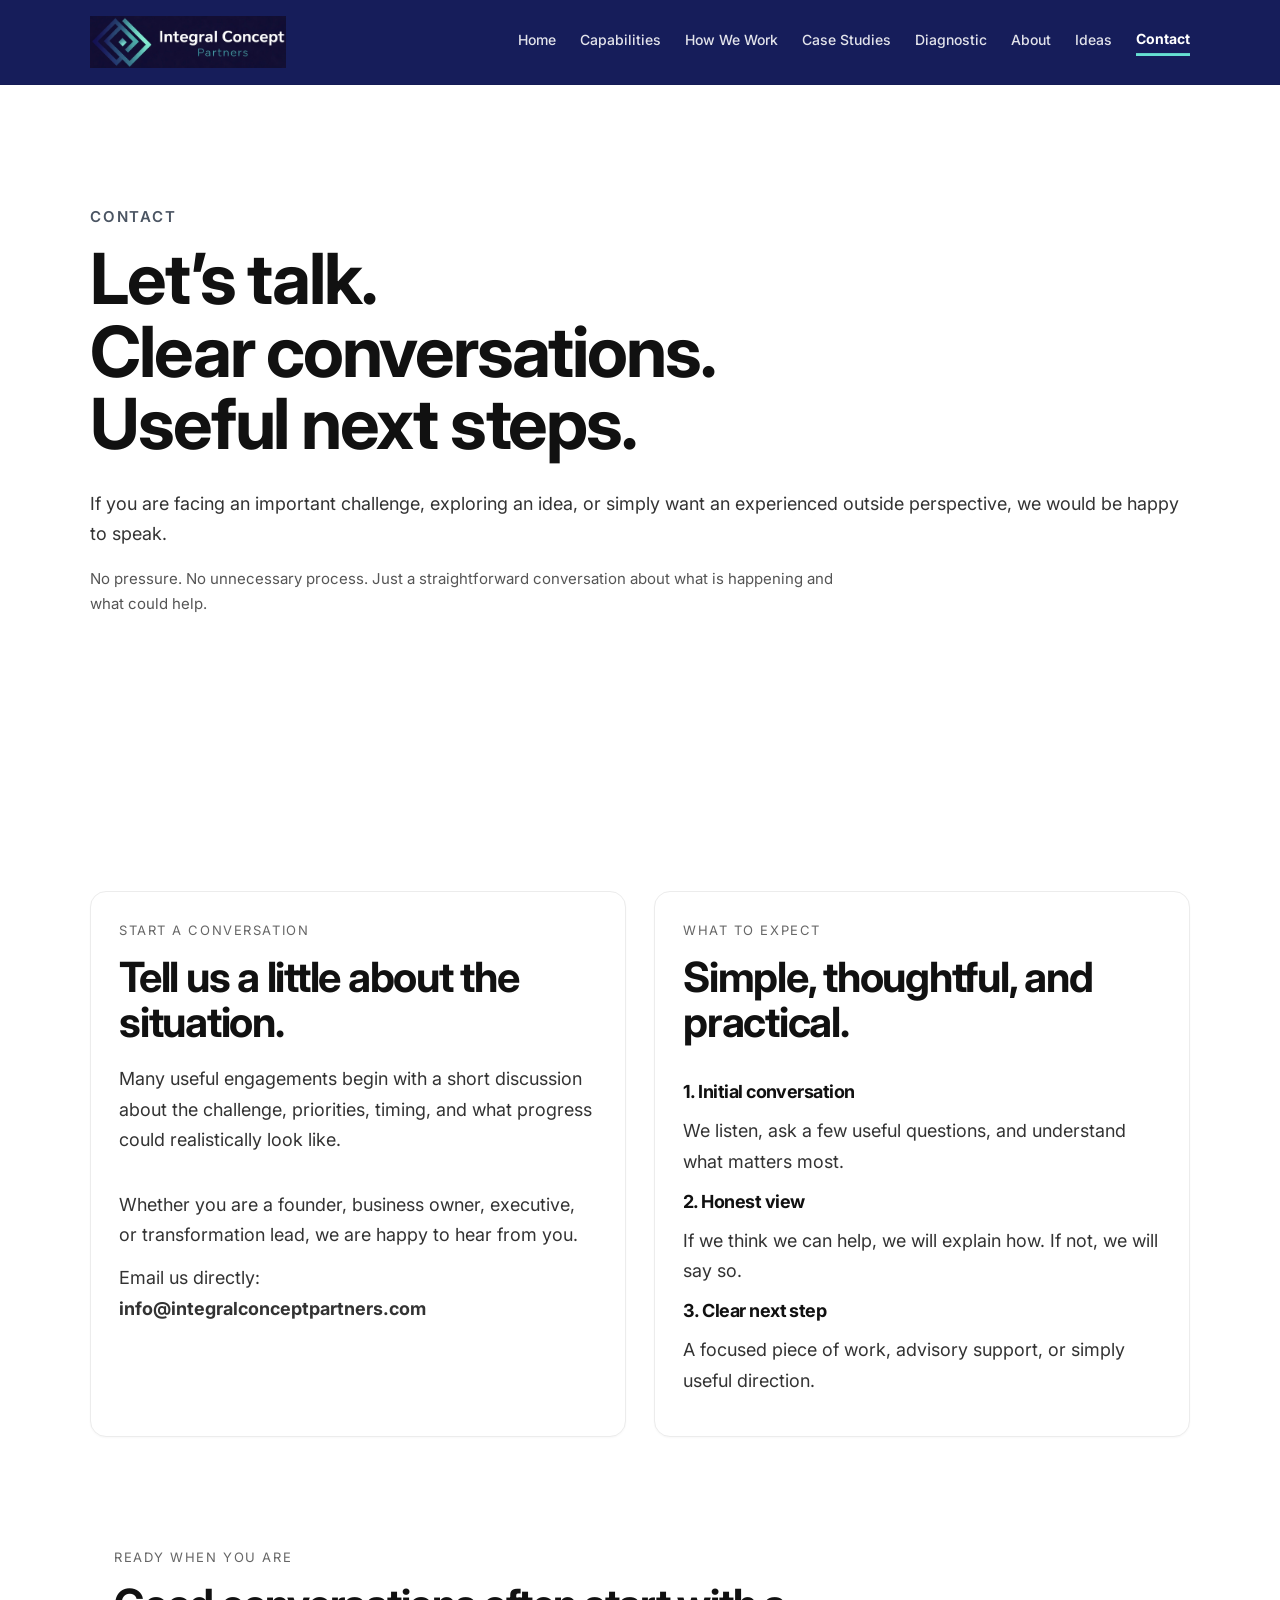
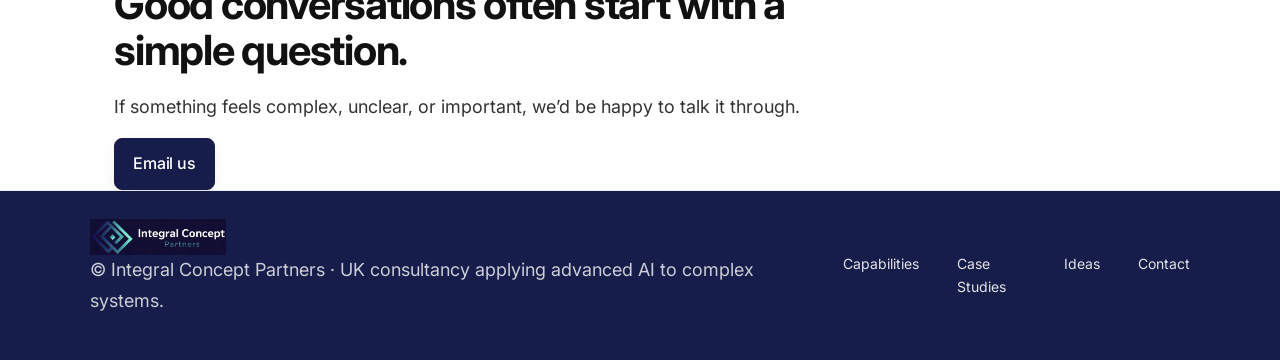
<file: contact.html>
<!DOCTYPE html>
<html lang="en">
<head>
  <meta charset="UTF-8">
  <meta name="viewport" content="width=device-width, initial-scale=1.0">
  <title>Contact | Integral Concept Partners</title>
  <meta name="description" content="Contact Integral Concept Partners to discuss complex decision problems, applied AI, and decision systems.">
  <link rel="preconnect" href="https://fonts.googleapis.com">
  <link rel="preconnect" href="https://fonts.gstatic.com" crossorigin>
  <link href="https://fonts.googleapis.com/css2?family=Inter:wght@400;500;600;700;800&display=swap" rel="stylesheet">
  <link rel="stylesheet" href="styles.css">
  <link rel="icon" type="image/png" href="favicon.png">
</head>
<body>

<header class="site-header">
  <div class="container nav">

    <a class="brand" href="index.html" aria-label="Integral Concept Partners home">
      <img src="logo-horizontal-dark-tight.png" alt="Integral Concept Partners" class="logo-header">
    </a>

<nav class="nav-links">
  <a href="index.html">Home</a>
  <a href="capabilities.html">Capabilities</a>
  <a href="how-we-work.html">How We Work</a>
  <a href="selected-work.html">Case Studies</a>
   <a href="diagnostic.html">Diagnostic</a>
  <a href="about.html">About</a>
  <a href="ideas.html">Ideas</a>
 <a href="contact.html" class="active">Contact</a>
</nav>
  </div>
</header>

<main>

<section class="hero page-hero">
  <div class="container narrow">

    <div class="eyebrow">CONTACT</div>

    <h1>Let’s talk.<br>Clear conversations.<br>Useful next steps.</h1>

    <p class="hero-copy">
      If you are facing an important challenge, exploring an idea, or simply want an experienced outside perspective, we would be happy to speak.
    </p>

    <p class="hero-sub">
      No pressure. No unnecessary process. Just a straightforward conversation about what is happening and what could help.
    </p>

  </div>
</section>

<section class="section">
  <div class="container">

    <div class="grid-2">

      <div>

        <div class="section-head">
          <div class="page-kicker">START A CONVERSATION</div>
          <h2>Tell us a little about the situation.</h2>
          <p>
            Many useful engagements begin with a short discussion about the challenge, priorities, timing, and what progress could realistically look like.
          </p>
        </div>

        <p>
          Whether you are a founder, business owner, executive, or transformation lead, we are happy to hear from you.
        </p>

        <p>
          Email us directly:
          <br><strong>info@integralconceptpartners.com</strong>
        </p>

      </div>

      <div>

        <div class="section-head">
          <div class="page-kicker">WHAT TO EXPECT</div>
          <h2>Simple, thoughtful, and practical.</h2>
        </div>

        <div class="grid-1">

          <div>
            <h3>1. Initial conversation</h3>
            <p>
              We listen, ask a few useful questions, and understand what matters most.
            </p>
          </div>

          <div>
            <h3>2. Honest view</h3>
            <p>
              If we think we can help, we will explain how. If not, we will say so.
            </p>
          </div>

          <div>
            <h3>3. Clear next step</h3>
            <p>
              A focused piece of work, advisory support, or simply useful direction.
            </p>
          </div>

        </div>

      </div>

    </div>

  </div>
</section>

<section class="cta-band">
  <div class="container narrow">

    <div class="page-kicker">READY WHEN YOU ARE</div>

    <h2>Good conversations often start with a simple question.</h2>

    <p>
      If something feels complex, unclear, or important, we’d be happy to talk it through.
    </p>

    <a href="mailto:info@integralconceptpartners.com" class="btn btn-primary">Email us</a>

  </div>
</section>

</main>
<footer class="site-footer">
  <div class="container footer-grid">

    <div class="fine-print">
      <img src="logo-horizontal-dark-tight.png" alt="Integral Concept Partners" class="logo-footer">
      <p>© Integral Concept Partners · UK consultancy applying advanced AI to complex systems.</p>
    </div>

    <div class="footer-links">
      <a href="capabilities.html">Capabilities</a>
      <a href="selected-work.html">Case Studies</a>
      <a href="ideas.html">Ideas</a>
      <a href="contact.html">Contact</a>
    </div>

  </div>
</footer>

</body>
</html>
</file>
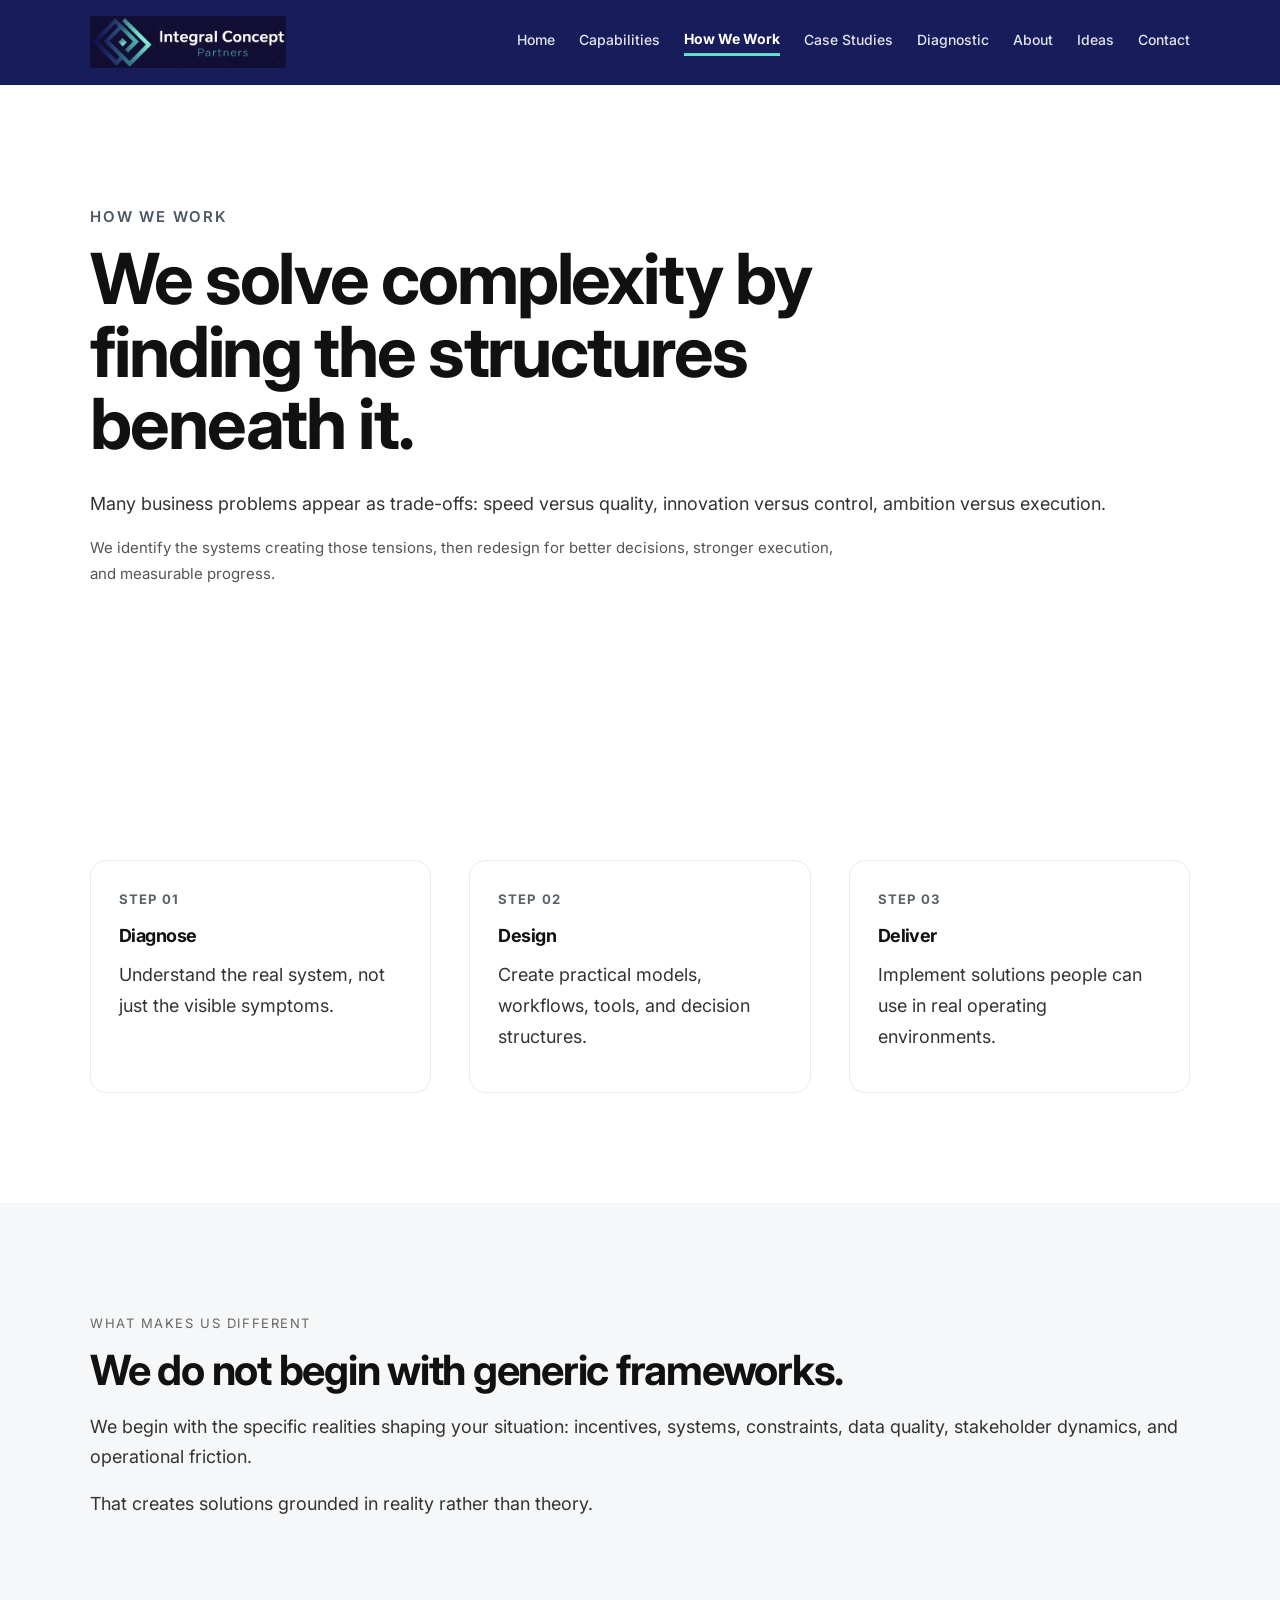
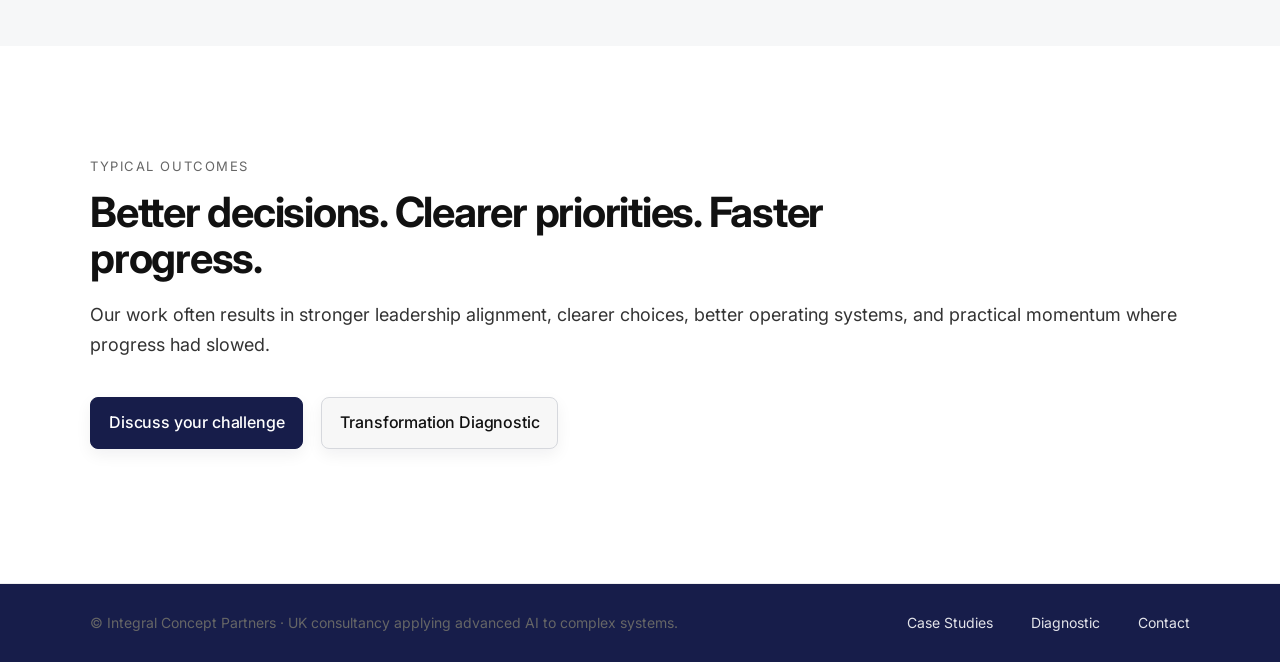
<file: how-we-work.html>
<!DOCTYPE html>
<html lang="en">
<head>
<meta charset="UTF-8">
<meta name="viewport" content="width=device-width, initial-scale=1.0">
<meta name="description" content="How Integral Concept Partners works: diagnosing complexity, designing practical solutions, delivering real outcomes.">
<title>How We Work | Integral Concept Partners</title>

<link rel="preconnect" href="https://fonts.googleapis.com">
<link rel="preconnect" href="https://fonts.gstatic.com" crossorigin>

<link href="https://fonts.googleapis.com/css2?family=Inter:wght@400;500;600;700&family=Sora:wght@500;600;700&display=swap" rel="stylesheet">

<link rel="stylesheet" href="styles.css">
</head>

<body>

<header class="site-header">
  <div class="container nav">

    <a class="brand" href="index.html" aria-label="Integral Concept Partners home">
      <img src="logo-horizontal-dark-tight.png" alt="Integral Concept Partners logo" class="logo">
    </a>

    <nav class="nav-links">
      <a href="index.html">Home</a>
      <a href="capabilities.html">Capabilities</a>
      <a href="how-we-work.html" class="active">How We Work</a>
      <a href="selected-work.html">Case Studies</a>
      <a href="diagnostic.html">Diagnostic</a>
      <a href="about.html">About</a>
      <a href="ideas.html">Ideas</a>
      <a href="contact.html">Contact</a>
    </nav>

  </div>
</header>
<main>

<section class="hero">
<div class="container narrow">

<div class="eyebrow">How We Work</div>

<h1>We solve complexity by finding the structures beneath it.</h1>

<p class="hero-copy">
Many business problems appear as trade-offs: speed versus quality, innovation versus control, ambition versus execution.
</p>

<p class="hero-sub">
We identify the systems creating those tensions, then redesign for better decisions, stronger execution, and measurable progress.
</p>

</div>
</section>

<section class="section">
<div class="container">

<div class="grid-3">

<div>
<div class="step-number">Step 01</div>
<h3>Diagnose</h3>
<p>Understand the real system, not just the visible symptoms.</p>
</div>

<div>
<div class="step-number">Step 02</div>
<h3>Design</h3>
<p>Create practical models, workflows, tools, and decision structures.</p>
</div>

<div>
<div class="step-number">Step 03</div>
<h3>Deliver</h3>
<p>Implement solutions people can use in real operating environments.</p>
</div>

</div>

</div>
</section>

<section class="section section-alt">
<div class="container narrow">

<div class="page-kicker">What makes us different</div>

<h2>We do not begin with generic frameworks.</h2>

<p>
We begin with the specific realities shaping your situation: incentives, systems, constraints, data quality, stakeholder dynamics, and operational friction.
</p>

<p>
That creates solutions grounded in reality rather than theory.
</p>

</div>
</section>

<section class="section">
<div class="container narrow">

<div class="page-kicker">Typical outcomes</div>

<h2>Better decisions. Clearer priorities. Faster progress.</h2>

<p>
Our work often results in stronger leadership alignment, clearer choices, better operating systems, and practical momentum where progress had slowed.
</p>

<div class="hero-actions">
<a class="btn btn-primary" href="contact.html">Discuss your challenge</a>
<a class="btn btn-secondary" href="diagnostic.html">Transformation Diagnostic</a>
</div>

</div>
</section>

</main>

<footer class="site-footer">
<div class="container footer-grid">

<div class="fine-print">
© Integral Concept Partners · UK consultancy applying advanced AI to complex systems.
</div>

<div class="footer-links">
<a href="selected-work.html">Case Studies</a>
<a href="diagnostic.html">Diagnostic</a>
<a href="contact.html">Contact</a>
</div>

</div>
</footer>

</body>
</html>
</file>
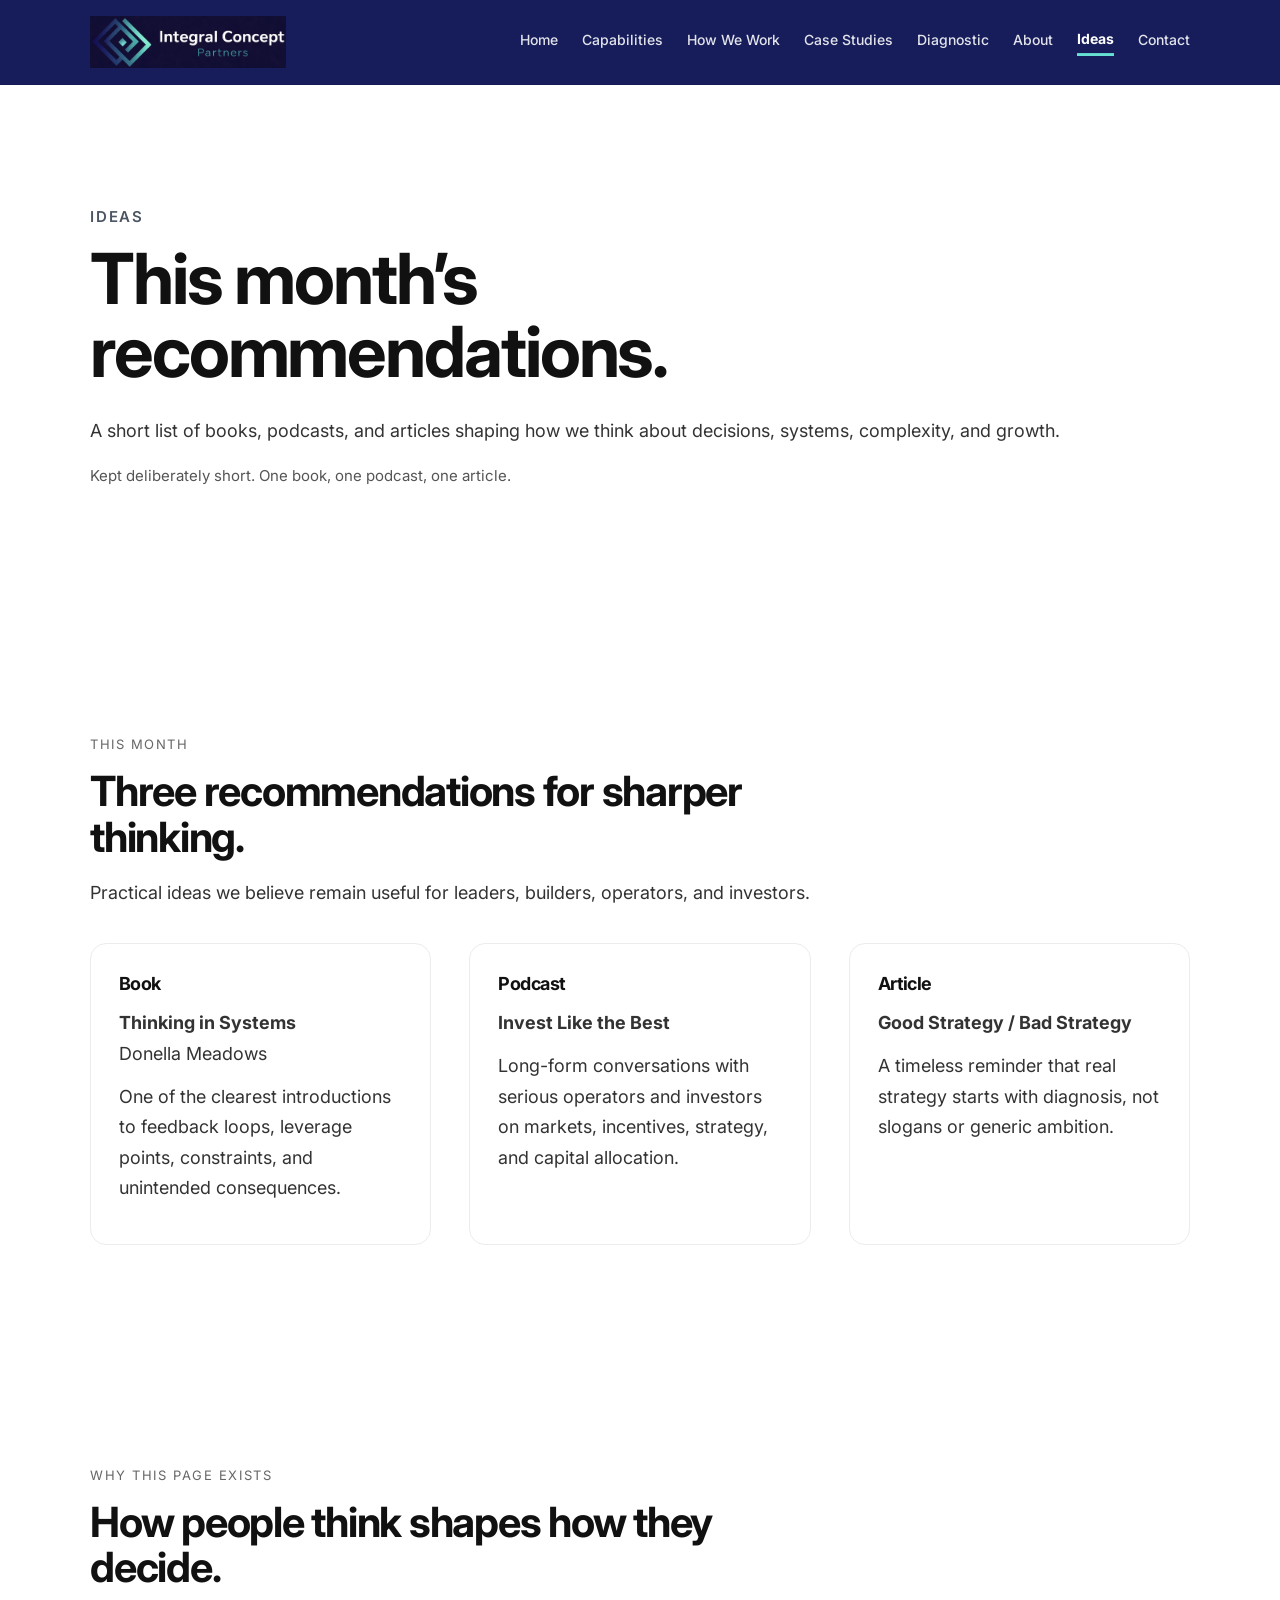
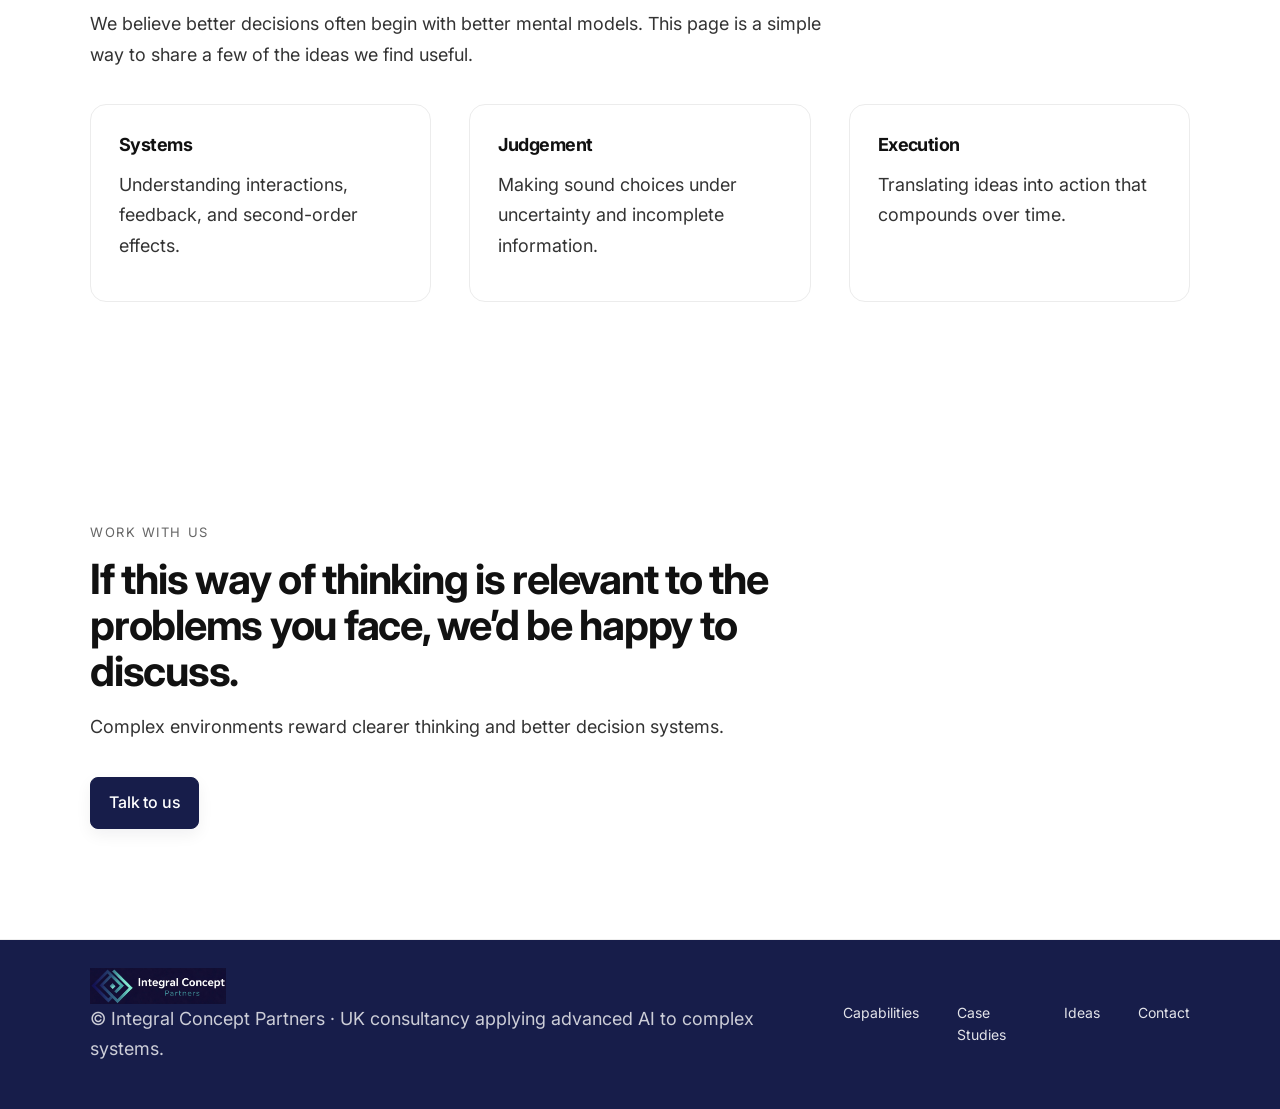
<file: ideas.html>
<!DOCTYPE html>
<html lang="en">
<head>
  <meta charset="UTF-8">
  <meta name="viewport" content="width=device-width, initial-scale=1.0">
  <title>Ideas | Integral Concept Partners</title>
  <meta name="description" content="Books, podcasts, and articles shaping how we think about decisions, systems, and complex environments.">
  <link rel="preconnect" href="https://fonts.googleapis.com">
  <link rel="preconnect" href="https://fonts.gstatic.com" crossorigin>
  <link href="https://fonts.googleapis.com/css2?family=Inter:wght@400;500;600;700;800&display=swap" rel="stylesheet">
  <link rel="stylesheet" href="styles.css">
  <link rel="icon" type="image/png" href="favicon.png">
</head>
<body>

<header class="site-header">
  <div class="container nav">

    <a class="brand" href="index.html" aria-label="Integral Concept Partners home">
      <img src="logo-horizontal-dark-tight.png" alt="Integral Concept Partners" class="logo-header">
    </a>

  <nav class="nav-links">
  <a href="index.html">Home</a>
  <a href="capabilities.html">Capabilities</a>
  <a href="how-we-work.html">How We Work</a>
  <a href="selected-work.html">Case Studies</a>
     <a href="diagnostic.html">Diagnostic</a>
  <a href="about.html">About</a>
<a href="ideas.html" class="active">Ideas</a>
  <a href="contact.html">Contact</a>
</nav>
  </div>
</header>

<main>

  <section class="hero">
    <div class="container">

      <div class="eyebrow">Ideas</div>

      <h1>This month’s recommendations.</h1>

      <p class="hero-copy">
        A short list of books, podcasts, and articles shaping how we think about decisions, systems, complexity, and growth.
      </p>

      <p class="hero-sub">
        Kept deliberately short. One book, one podcast, one article.
      </p>

    </div>
  </section>

  <section class="section">
    <div class="container">

      <div class="section-head">
        <div class="page-kicker">This month</div>
        <h2>Three recommendations for sharper thinking.</h2>
        <p>
          Practical ideas we believe remain useful for leaders, builders, operators, and investors.
        </p>
      </div>

      <div class="grid-3">

        <div>
          <h3>Book</h3>
          <p><strong>Thinking in Systems</strong><br>Donella Meadows</p>
          <p>
            One of the clearest introductions to feedback loops, leverage points, constraints, and unintended consequences.
          </p>
        </div>

        <div>
          <h3>Podcast</h3>
          <p><strong>Invest Like the Best</strong></p>
          <p>
            Long-form conversations with serious operators and investors on markets, incentives, strategy, and capital allocation.
          </p>
        </div>

        <div>
          <h3>Article</h3>
          <p><strong>Good Strategy / Bad Strategy</strong></p>
          <p>
            A timeless reminder that real strategy starts with diagnosis, not slogans or generic ambition.
          </p>
        </div>

      </div>

    </div>
  </section>

  <section class="section">
    <div class="container">

      <div class="section-head">
        <div class="page-kicker">Why this page exists</div>
        <h2>How people think shapes how they decide.</h2>
        <p>
          We believe better decisions often begin with better mental models. This page is a simple way to share a few of the ideas we find useful.
        </p>
      </div>

      <div class="grid-3">

        <div>
          <h3>Systems</h3>
          <p>
            Understanding interactions, feedback, and second-order effects.
          </p>
        </div>

        <div>
          <h3>Judgement</h3>
          <p>
            Making sound choices under uncertainty and incomplete information.
          </p>
        </div>

        <div>
          <h3>Execution</h3>
          <p>
            Translating ideas into action that compounds over time.
          </p>
        </div>

      </div>

    </div>
  </section>

  <section class="section">
    <div class="container">

      <div class="section-head">
        <div class="page-kicker">Work with us</div>
        <h2>If this way of thinking is relevant to the problems you face, we’d be happy to discuss.</h2>
        <p>
          Complex environments reward clearer thinking and better decision systems.
        </p>
      </div>

      <a class="btn btn-primary" href="contact.html">Talk to us</a>

    </div>
  </section>

</main>

<footer class="site-footer">
  <div class="container footer-grid">

    <div class="fine-print">
      <img src="logo-horizontal-dark-tight.png" alt="Integral Concept Partners" class="logo-footer">
      <p>© Integral Concept Partners · UK consultancy applying advanced AI to complex systems.</p>
    </div>

    <div class="footer-links">
      <a href="capabilities.html">Capabilities</a>
      <a href="selected-work.html">Case Studies</a>
      <a href="ideas.html">Ideas</a>
      <a href="contact.html">Contact</a>
    </div>

  </div>
</footer>

</body>
</html>
</file>
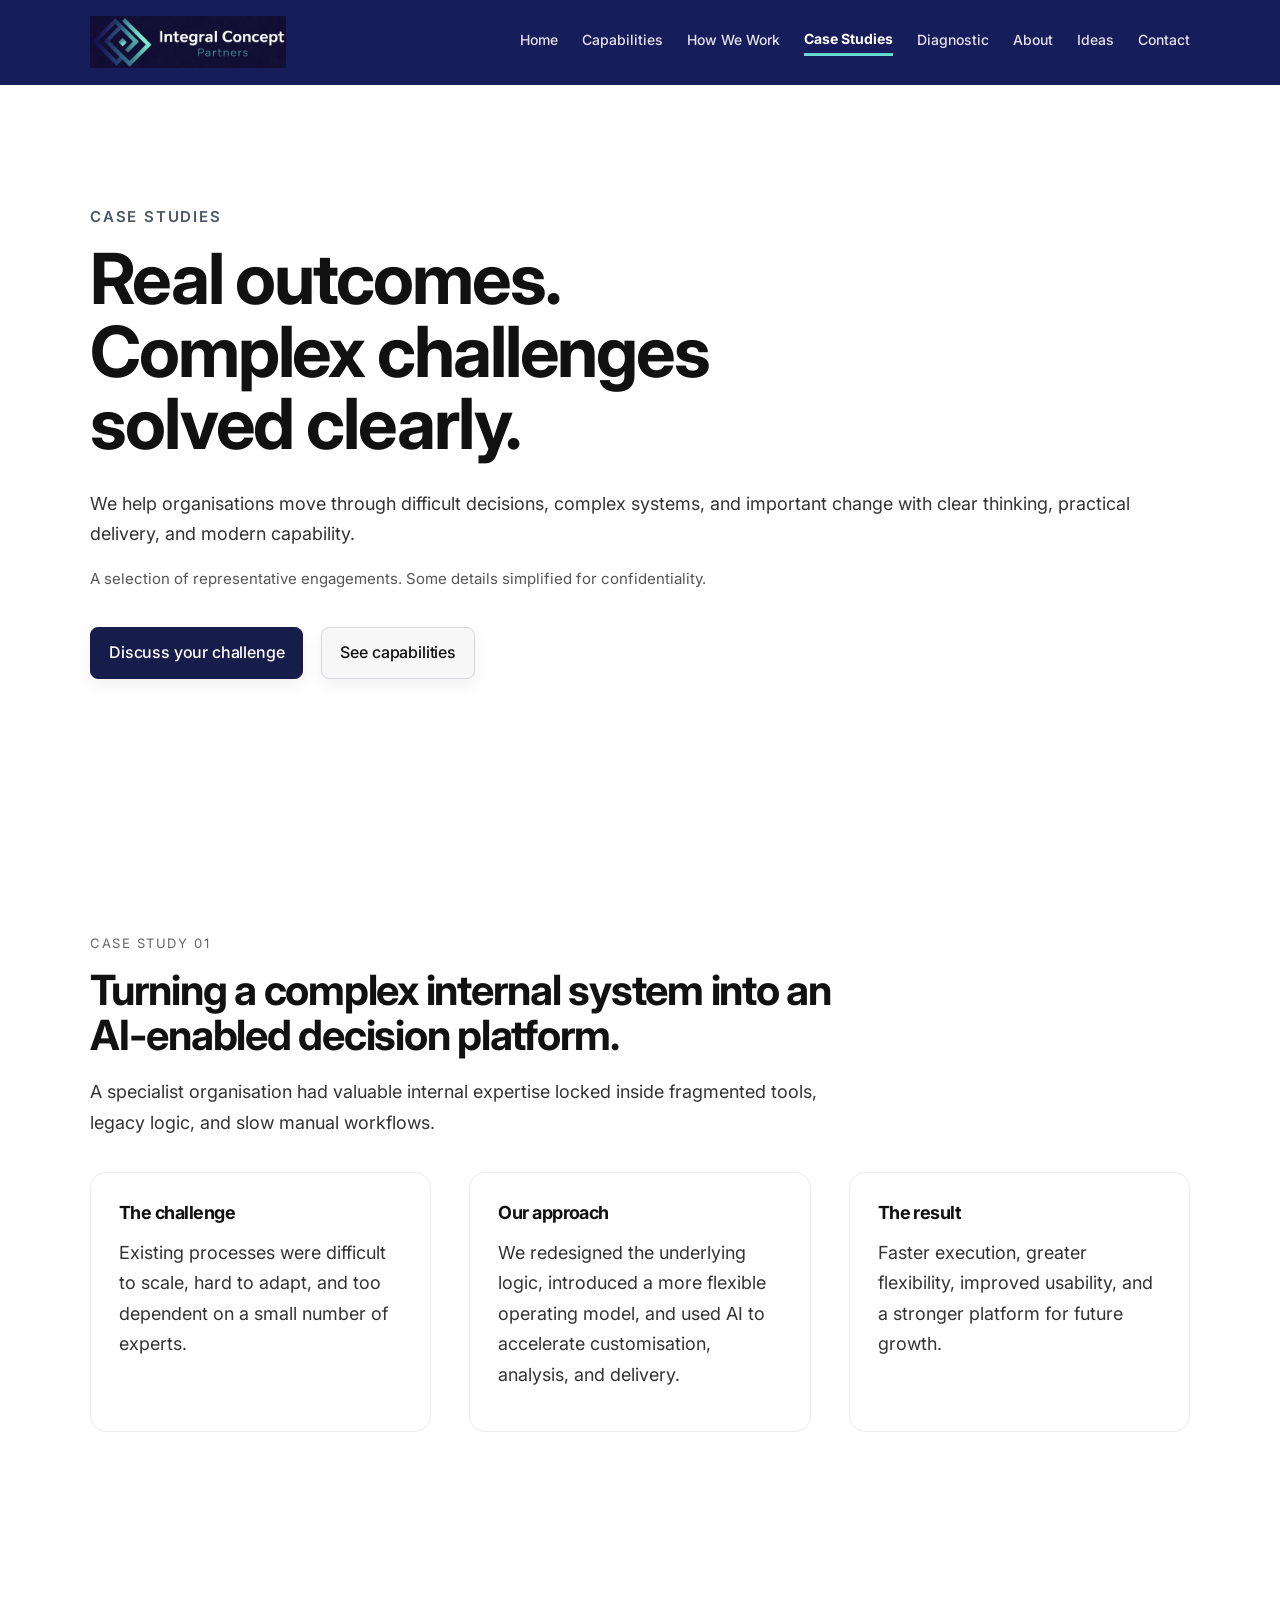
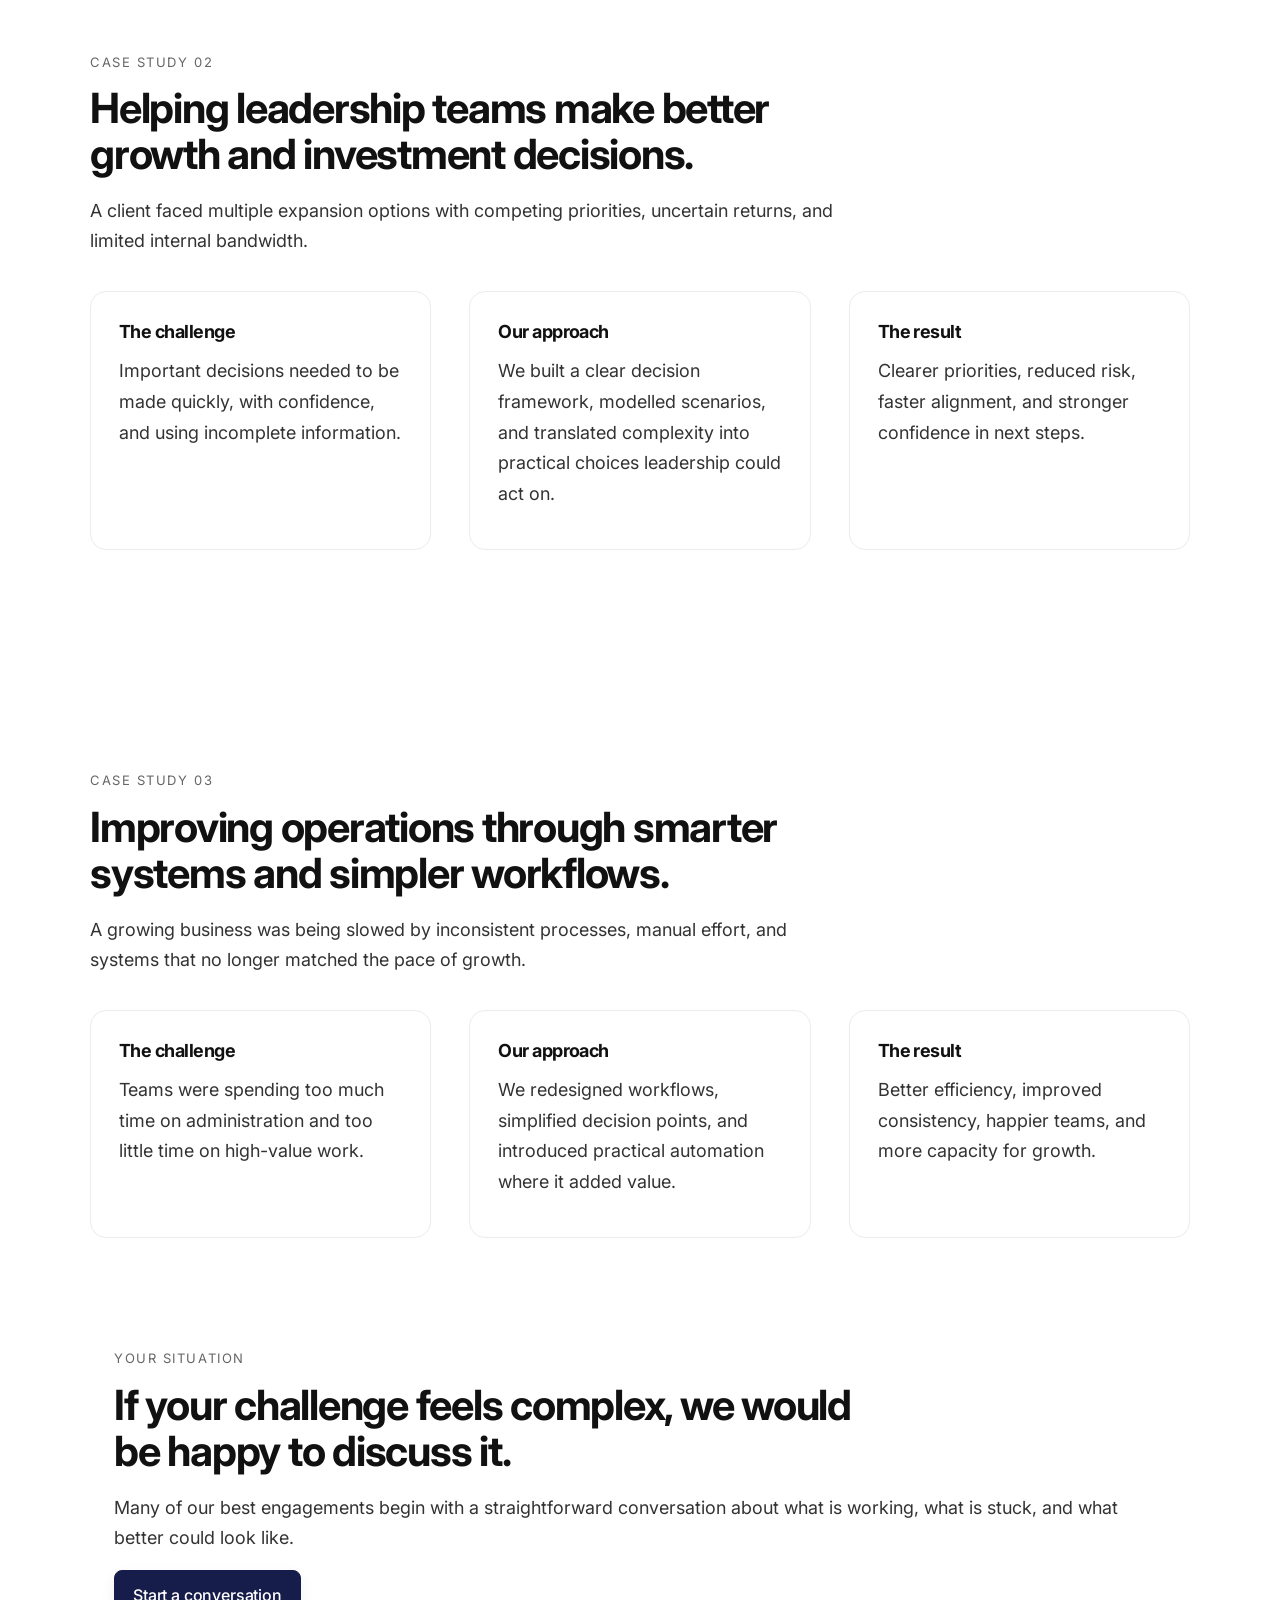
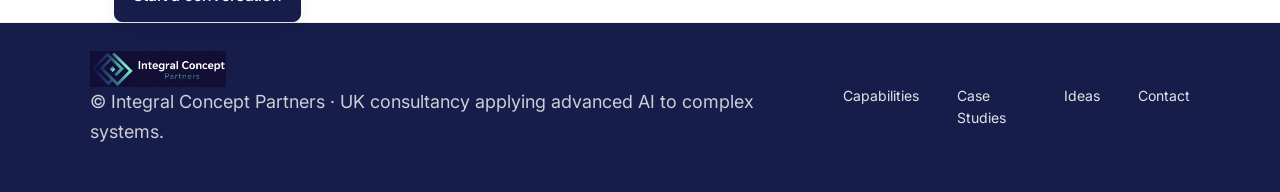
<file: selected-work.html>
<!DOCTYPE html>
<html lang="en">
<head>
  <meta charset="UTF-8">
  <meta name="viewport" content="width=device-width, initial-scale=1.0">
  <title>Case Studies | Integral Concept Partners</title>
  <meta name="description" content="Examples of how we improve decision-making in complex, constraint-driven environments.">
  <link rel="preconnect" href="https://fonts.googleapis.com">
  <link rel="preconnect" href="https://fonts.gstatic.com" crossorigin>
  <link href="https://fonts.googleapis.com/css2?family=Inter:wght@400;500;600;700;800&display=swap" rel="stylesheet">
  <link rel="stylesheet" href="styles.css">
  <link rel="icon" type="image/png" href="favicon.png">
</head>
<body>

<header class="site-header">
  <div class="container nav">

    <a class="brand" href="index.html" aria-label="Integral Concept Partners home">
      <img src="logo-horizontal-dark-tight.png" alt="Integral Concept Partners" class="logo-header">
    </a>

<nav class="nav-links">
  <a href="index.html">Home</a>
  <a href="capabilities.html">Capabilities</a>
  <a href="how-we-work.html">How We Work</a>
<a href="selected-work.html" class="active">Case Studies</a>
   <a href="diagnostic.html">Diagnostic</a>
  <a href="about.html">About</a>
  <a href="ideas.html">Ideas</a>
  <a href="contact.html">Contact</a>
</nav>
  </div>
</header>
<main>

<section class="hero page-hero">
  <div class="container narrow">

    <div class="eyebrow">CASE STUDIES</div>

    <h1>Real outcomes.<br>Complex challenges solved clearly.</h1>

    <p class="hero-copy">
      We help organisations move through difficult decisions, complex systems, and important change with clear thinking, practical delivery, and modern capability.
    </p>

    <p class="hero-sub">
      A selection of representative engagements. Some details simplified for confidentiality.
    </p>

    <div class="hero-actions">
      <a href="contact.html" class="btn btn-primary">Discuss your challenge</a>
      <a href="capabilities.html" class="btn btn-secondary">See capabilities</a>
    </div>

  </div>
</section>

<section class="section">
  <div class="container">

    <div class="section-head">
      <div class="page-kicker">CASE STUDY 01</div>
      <h2>Turning a complex internal system into an AI-enabled decision platform.</h2>
      <p>
        A specialist organisation had valuable internal expertise locked inside fragmented tools, legacy logic, and slow manual workflows.
      </p>
    </div>

    <div class="grid-3">

      <div>
        <h3>The challenge</h3>
        <p>
          Existing processes were difficult to scale, hard to adapt, and too dependent on a small number of experts.
        </p>
      </div>

      <div>
        <h3>Our approach</h3>
        <p>
          We redesigned the underlying logic, introduced a more flexible operating model, and used AI to accelerate customisation, analysis, and delivery.
        </p>
      </div>

      <div>
        <h3>The result</h3>
        <p>
          Faster execution, greater flexibility, improved usability, and a stronger platform for future growth.
        </p>
      </div>

    </div>

  </div>
</section>

<section class="section">
  <div class="container">

    <div class="section-head">
      <div class="page-kicker">CASE STUDY 02</div>
      <h2>Helping leadership teams make better growth and investment decisions.</h2>
      <p>
        A client faced multiple expansion options with competing priorities, uncertain returns, and limited internal bandwidth.
      </p>
    </div>

    <div class="grid-3">

      <div>
        <h3>The challenge</h3>
        <p>
          Important decisions needed to be made quickly, with confidence, and using incomplete information.
        </p>
      </div>

      <div>
        <h3>Our approach</h3>
        <p>
          We built a clear decision framework, modelled scenarios, and translated complexity into practical choices leadership could act on.
        </p>
      </div>

      <div>
        <h3>The result</h3>
        <p>
          Clearer priorities, reduced risk, faster alignment, and stronger confidence in next steps.
        </p>
      </div>

    </div>

  </div>
</section>

<section class="section">
  <div class="container">

    <div class="section-head">
      <div class="page-kicker">CASE STUDY 03</div>
      <h2>Improving operations through smarter systems and simpler workflows.</h2>
      <p>
        A growing business was being slowed by inconsistent processes, manual effort, and systems that no longer matched the pace of growth.
      </p>
    </div>

    <div class="grid-3">

      <div>
        <h3>The challenge</h3>
        <p>
          Teams were spending too much time on administration and too little time on high-value work.
        </p>
      </div>

      <div>
        <h3>Our approach</h3>
        <p>
          We redesigned workflows, simplified decision points, and introduced practical automation where it added value.
        </p>
      </div>

      <div>
        <h3>The result</h3>
        <p>
          Better efficiency, improved consistency, happier teams, and more capacity for growth.
        </p>
      </div>

    </div>

  </div>
</section>

<section class="cta-band">
  <div class="container narrow">

    <div class="page-kicker">YOUR SITUATION</div>

    <h2>If your challenge feels complex, we would be happy to discuss it.</h2>

    <p>
      Many of our best engagements begin with a straightforward conversation about what is working, what is stuck, and what better could look like.
    </p>

    <a href="contact.html" class="btn btn-primary">Start a conversation</a>

  </div>
</section>

</main>
<footer class="site-footer">
  <div class="container footer-grid">

    <div class="fine-print">
      <img src="logo-horizontal-dark-tight.png" alt="Integral Concept Partners" class="logo-footer">
      <p>© Integral Concept Partners · UK consultancy applying advanced AI to complex systems.</p>
    </div>

    <div class="footer-links">
      <a href="capabilities.html">Capabilities</a>
      <a href="selected-work.html">Case Studies</a>
      <a href="ideas.html">Ideas</a>
      <a href="contact.html">Contact</a>
    </div>

  </div>
</footer>

</body>
</html>
</file>
<file: styles.css>
:root {
  --bg: #ffffff;
  --bg-alt: #f6f7f8;
  --text: #111111;
  --muted: #5b6168;
  --border: #e7e9ec;
  --accent: #1f3a5f;
  --max-width: 1100px;
  --narrow-width: 760px;
  --radius: 16px;
}

*,
*::before,
*::after {
  box-sizing: border-box;
}

html {
  scroll-behavior: smooth;
}

body {
  margin: 0;
  font-family: "Inter", system-ui, -apple-system, BlinkMacSystemFont, "Segoe UI", sans-serif;
  color: var(--text);
  background: var(--bg);
  line-height: 1.6;
  -webkit-font-smoothing: antialiased;
  text-rendering: optimizeLegibility;
}

img {
  max-width: 100%;
  display: block;
}

a {
  color: inherit;
  text-decoration: none;
}

.container {
  max-width: var(--max-width);
  margin: 0 auto;
  padding: 0 24px;
}

.container.narrow {
  max-width: var(--narrow-width);
  margin: 0 auto;
  padding: 0 24px;
}

.section {
  padding: 120px 0;
}

.section-alt {
  background: var(--bg-alt);
}

/* Header */

.site-header {
  position: sticky;
  top: 0;
  z-index: 100;
  background: rgba(255, 255, 255, 0.92);
  border-bottom: 1px solid rgba(17, 17, 17, 0.06);
  backdrop-filter: blur(10px);
  -webkit-backdrop-filter: blur(10px);
}

.nav {
  display: flex;
  align-items: center;
  justify-content: space-between;
  min-height: 72px;
  gap: 24px;
}

.brand {
  text-decoration: none;
  color: #111;
  display: flex;
  align-items: center;
}

.brand-text {
  display: inline-flex;
  align-items: baseline;
  gap: 4px;
  font-size: 15px;
  letter-spacing: -0.2px;
}

.brand-text strong {
  font-weight: 600;
}

.brand-text span {
  font-weight: 400;
  color: #555;
}

.site-header .logo {
  height: 26px;
  width: auto;
  display: block;
}

.nav-links {
  display: flex;
  align-items: center;
  gap: 24px;
}

.nav-links a {
  position: relative;
  color: #444;
  font-size: 14px;
  opacity: 0.8;
  padding-bottom: 4px;
  transition: opacity 0.2s ease, color 0.2s ease;
}

.nav-links a:hover {
  opacity: 1;
  color: #000;
}

.nav-links a.active {
  opacity: 1;
  color: #000;
  font-weight: 600;
}

.nav-links a::after {
  content: "";
  position: absolute;
  left: 0;
  bottom: 0;
  width: 0%;
  height: 1.5px;
  background-color: #111;
  transition: width 0.25s ease;
}

@media (hover: hover) {
  .nav-links a:hover::after {
    width: 100%;
  }
}

.nav-links a.active::after {
  width: 100%;
}

.menu-toggle {
  display: none;
}

/* Typography */

.eyebrow,
.page-kicker {
  font-size: 13px;
  letter-spacing: 0.12em;
  text-transform: uppercase;
  color: #666;
  margin: 0 0 14px;
}

h1,
h2,
h3 {
  margin: 0;
  color: #111;
  letter-spacing: -0.03em;
}

h1 {
  font-size: clamp(2.8rem, 7vw, 4.4rem);
  line-height: 1.03;
  margin-bottom: 28px;
  max-width: 700px;
}

h2 {
  font-size: clamp(1.9rem, 4vw, 2.6rem);
  line-height: 1.1;
  margin-bottom: 18px;
  max-width: 760px;
}

h3 {
  font-size: 18px;
  line-height: 1.35;
  margin-bottom: 14px;
}

p {
  color: #333;
  font-size: 18px;
  line-height: 1.7;
  margin: 0 0 16px;
}

/* Hero */

.hero {
  padding-top: 140px;
  padding-bottom: 120px;
}

.hero-copy,
.hero-subtitle {
  max-width: 520px;
}

.hero-sub {
  margin-top: 14px;
  color: #555;
  font-size: 15px;
}

.hero-actions {
  display: flex;
  flex-wrap: wrap;
  gap: 14px 18px;
  margin-top: 36px;
  margin-bottom: 24px;
}

/* Buttons */

.btn,
.button-primary,
.button-secondary {
  display: inline-block;
  padding: 12px 18px;
  border-radius: 8px;
  text-decoration: none;
  font-weight: 500;
  letter-spacing: -0.01em;
  transition: opacity 0.2s ease, transform 0.2s ease, background 0.2s ease;
}

.btn:hover,
.button-primary:hover,
.button-secondary:hover {
  opacity: 0.92;
  transform: translateY(-1px);
}

.btn-primary,
.button-primary {
  background: #111;
  color: #fff;
}

.btn-secondary,
.button-secondary {
  background: #f7f7f7;
  color: #111;
  border: 1px solid #ddd;
}

/* Section headings */

.section-head,
.section-heading {
  margin-bottom: 36px;
}

.section-head p,
.section-heading p {
  max-width: 920px;
}

/* Grids */

.grid {
  display: grid;
  gap: 26px;
}

.grid-2 {
  display: grid;
  grid-template-columns: repeat(2, 1fr);
  gap: 32px;
  margin-top: 28px;
}

.grid-3 {
  display: grid;
  grid-template-columns: repeat(3, 1fr);
  gap: 40px;
  margin-top: 28px;
}

.grid-4 {
  display: grid;
  grid-template-columns: repeat(4, 1fr);
  gap: 26px;
  margin-top: 28px;
}

/* Cards */

.card,
.case-card,
.split-box,
.step,
.grid-2 > div {
  border: 1px solid var(--border);
  border-radius: var(--radius);
  background: #fff;
}

.problem-card,
.case-card,
.step,
.grid-2 > div {
  padding: 28px;
}

.problem-card p,
.case-card p,
.step p {
  color: var(--muted);
}

/* Premium two-column cards */

.grid-2 > div {
  box-shadow: 0 1px 2px rgba(0, 0, 0, 0.03);
  transition: transform 0.2s ease, box-shadow 0.2s ease, border-color 0.2s ease;
}

.grid-2 > div:hover {
  transform: translateY(-2px);
  box-shadow: 0 10px 24px rgba(0, 0, 0, 0.06);
  border-color: rgba(0, 0, 0, 0.14);
}

/* Split sections */

.split-box {
  display: grid;
  grid-template-columns: repeat(2, 1fr);
  overflow: hidden;
}

.split-box > div {
  padding: 32px;
}

.split-box > div:first-child {
  border-right: 1px solid var(--border);
}

.clean-list {
  margin: 18px 0 0;
  padding: 0;
  list-style: none;
}

.clean-list li {
  margin: 0 0 12px;
}

.clean-list li:last-child {
  margin-bottom: 0;
}

/* Steps */

.step-number {
  margin: 0 0 14px;
  font-size: 0.82rem;
  font-weight: 700;
  letter-spacing: 0.08em;
  text-transform: uppercase;
  color: var(--muted);
}

/* Graphics */

.hero-graphic {
  margin-top: 24px;
}

.hero-graphic img {
  width: 100%;
  max-width: 520px;
  border-radius: 12px;
}

.section-graphic {
  margin-top: 40px;
}

.section-graphic img {
  width: 100%;
  max-width: 620px;
  border-radius: 18px;
  display: block;
}

/* Quotes / statements */

.hero-quote,
.section-quote,
.statement-sub,
.hero-audience {
  color: var(--muted);
}

.statement {
  margin: 0;
  font-size: clamp(1.8rem, 4vw, 2.6rem);
  line-height: 1.15;
  letter-spacing: -0.03em;
}

.final-cta h2 {
  margin-bottom: 26px;
  max-width: 16ch;
}

/* Links inside content */

.section a:not(.btn):not(.button-primary):not(.button-secondary),
.grid-2 a:not(.btn):not(.button-primary):not(.button-secondary),
.grid-3 a:not(.btn):not(.button-primary):not(.button-secondary) {
  color: inherit;
  text-decoration: none;
  border-bottom: 1px solid rgba(0, 0, 0, 0.18);
  padding-bottom: 1px;
}

.section a:not(.btn):not(.button-primary):not(.button-secondary):hover,
.grid-2 a:not(.btn):not(.button-primary):not(.button-secondary):hover,
.grid-3 a:not(.btn):not(.button-primary):not(.button-secondary):hover {
  border-bottom-color: rgba(0, 0, 0, 0.45);
}

/* Footer */

.site-footer {
  padding: 40px 0;
  border-top: 1px solid rgba(0, 0, 0, 0.06);
}

.footer-grid {
  display: flex;
  align-items: center;
  justify-content: space-between;
  gap: 24px;
}

.fine-print {
  color: #666;
  font-size: 14px;
}

.footer-links {
  display: flex;
  gap: 20px;
}

.footer-links a {
  color: #444;
  font-size: 14px;
}

.footer-links a:hover {
  color: #000;
}

/* Responsive */

@media (max-width: 980px) {
  .grid-2,
  .grid-3,
  .grid-4,
  .split-box {
    grid-template-columns: 1fr;
  }

  .split-box > div:first-child {
    border-right: 0;
    border-bottom: 1px solid var(--border);
  }

  .footer-grid {
    flex-direction: column;
    align-items: flex-start;
  }
}

@media (max-width: 720px) {
  .section {
    padding: 80px 0;
  }

  .hero {
    padding-top: 110px;
    padding-bottom: 88px;
  }

  .nav {
    min-height: 68px;
  }

  h1 {
    font-size: 48px;
  }

  p,
  .hero-copy,
  .hero-subtitle {
    font-size: 17px;
  }

  .problem-card,
  .case-card,
  .step,
  .split-box > div,
  .grid-2 > div {
    padding: 24px;
  }
}

@media (max-width: 560px) {
  .nav {
    flex-direction: column;
    align-items: flex-start;
    justify-content: center;
    padding: 14px 0;
  }

  .nav-links {
    flex-wrap: wrap;
    gap: 14px;
  }

  .hero-actions {
    flex-direction: column;
    align-items: flex-start;
  }
}
.site-header .logo {
  height: 26px !important;
  width: auto !important;
  display: block;
}
/* ===== FINAL SITE POLISH ===== */

/* Better section rhythm */
.section {
  padding: 110px 0;
}

/* Consistent content spacing */
.section-head {
  margin-bottom: 34px;
}

.section-head h2 {
  margin-bottom: 18px;
}

/* Grid spacing */
.grid-2,
.grid-3 {
  gap: 38px;
  margin-top: 28px;
}

/* Card style blocks */
.grid-2 > div,
.grid-3 > div {
  padding: 28px;
  border: 1px solid #ececec;
  border-radius: 16px;
  background: #fff;
}

/* Typography inside cards */
.grid-2 h3,
.grid-3 h3 {
  margin-bottom: 12px;
  font-size: 18px;
}

.grid-2 p,
.grid-3 p {
  margin: 0 0 12px;
  color: #333;
}

/* Buttons */
.btn {
  display: inline-block;
  padding: 12px 18px;
  border-radius: 8px;
  font-weight: 500;
  text-decoration: none;
  transition: all 0.2s ease;
}

.btn-primary {
  background: #111;
  color: #fff;
}

.btn-primary:hover {
  transform: translateY(-1px);
  opacity: 0.92;
}

/* Nav active state */
.nav-links a.active {
  font-weight: 600;
  opacity: 1;
}

/* Footer cleanup */
.site-footer {
  padding: 38px 0;
  border-top: 1px solid #eee;
}

.footer-links a {
  margin-left: 18px;
  color: #555;
}

.footer-links a:hover {
  color: #111;
}

/* Mobile */
@media (max-width: 900px) {

  .grid-2,
  .grid-3 {
    grid-template-columns: 1fr !important;
    gap: 22px;
  }

  .section {
    padding: 80px 0;
  }

  .hero {
    padding-top: 110px;
    padding-bottom: 80px;
  }

  .footer-links a {
    display: inline-block;
    margin: 8px 12px 0 0;
  }
}
/* STEP 4: add to very bottom of styles.css */


/* CLEAN CONTACT HERO */

.contact-hero {
  position: relative;
  overflow: hidden;
}

.contact-hero .container {
  position: relative;
  z-index: 2;
}

.contact-hero-graphic {
  position: absolute;
  top: 80px;
  right: 0;
  width: 48%;
  z-index: 1;
  pointer-events: none;
}

.contact-hero-graphic img {
  width: 100%;
  opacity: 0.14;
  display: block;
}


/* Tablet */

@media (max-width: 1100px) {
  .contact-hero-graphic {
    width: 42%;
    top: 110px;
  }
}


/* Mobile */

@media (max-width: 900px) {
  .contact-hero-graphic {
    position: relative;
    width: 100%;
    top: auto;
    right: auto;
    margin-top: 24px;
  }

  .contact-hero-graphic img {
    max-width: 320px;
    margin: 0 auto;
    opacity: 0.10;
  }
}
/* CONTACT DECORATIVE GRAPHIC */

.contact-hero {
  position: relative;
  overflow: hidden;
}

.contact-hero .container {
  position: relative;
  z-index: 2;
}

.contact-hero-graphic {
  position: absolute;
  top: 90px;
  right: 0;
  width: 46%;
  z-index: 1;
  pointer-events: none;
}

.contact-hero-graphic img {
  width: 100%;
  display: block;
  opacity: 0.13;
}

/* Tablet */
@media (max-width: 1100px) {
  .contact-hero-graphic {
    width: 42%;
    top: 120px;
  }
}

/* Mobile */
@media (max-width: 900px) {
  .contact-hero-graphic {
    position: relative;
    width: 100%;
    top: auto;
    right: auto;
    margin-top: 24px;
  }

  .contact-hero-graphic img {
    max-width: 320px;
    margin: 0 auto;
    opacity: 0.10;
  }
}
/* HOMEPAGE SIGNAL MOTIF */

.home-hero {
  position: relative;
  overflow: hidden;
}

.home-hero .container {
  position: relative;
  z-index: 2;
}

.home-hero-graphic {
  position: absolute;
  top: 120px;
  right: 0;
  width: 48%;
  z-index: 1;
  pointer-events: none;
}

.home-hero-graphic img {
  width: 100%;
  display: block;
  opacity: 0.11;
}

/* Tablet */
@media (max-width: 1100px) {
  .home-hero-graphic {
    width: 42%;
    top: 150px;
  }
}

/* Mobile */
@media (max-width: 900px) {
  .home-hero-graphic {
    position: relative;
    width: 100%;
    top: auto;
    right: auto;
    margin-top: 28px;
  }

  .home-hero-graphic img {
    max-width: 320px;
    margin: 0 auto;
    opacity: 0.08;
  }
}
/* PERFECT HOMEPAGE MOTIF */

.home-hero {
  position: relative;
  overflow: hidden;
}

.home-hero .container {
  position: relative;
  z-index: 2;
}

.home-hero-motif {
  position: absolute;
  top: 110px;
  right: -4%;
  width: 42%;
  z-index: 1;
  pointer-events: none;
}

.home-hero-motif img {
  width: 100%;
  display: block;
  opacity: 0.10;
}

.home-hero h1,
.home-hero .hero-copy,
.home-hero .hero-sub,
.home-hero .hero-actions {
  max-width: 640px;
}

@media (max-width: 1100px) {
  .home-hero-motif {
    width: 38%;
    top: 135px;
    right: -6%;
  }
}

@media (max-width: 900px) {
  .home-hero-motif {
    position: relative;
    width: 100%;
    top: auto;
    right: auto;
    margin-top: 24px;
  }

  .home-hero-motif img {
    max-width: 320px;
    margin: 0 auto;
    opacity: 0.08;
  }
}

}
.home-hero-motif {
  position: absolute;
  top: 155px;
  right: 2%;
  width: 48%;
  z-index: 1;
  pointer-events: none;
}

.home-hero-motif img {
  width: 100%;
  display: block;
  opacity: 0.16;
}
.home-hero-motif {1
  position: absolute;
  top: 175px;
  right: -4%;
  width: 48%;
  z-index: 1;
  pointer-events: none;
}

.home-hero-motif img {
  width: 100%;
  display: block;
  opacity: 0.13;
}
.home-hero-motif img {
  opacity: 0.16;
}
/* ===== GLOBAL DARK HEADER / FOOTER UPGRADE ===== */

.site-header {
  background: #14233b;
  border-bottom: 1px solid rgba(255,255,255,0.08);
}

.site-header .nav-links a {
  color: rgba(255,255,255,0.82);
}

.site-header .nav-links a:hover,
.site-header .nav-links a.active {
  color: #ffffff;
}

.site-header .nav-links a.active {
  border-bottom: 2px solid #7ee0d6;
}

.site-header .logo {
  height: 44px;
  width: auto;
}

/* Footer */

.site-footer {
  background: #14233b;
  color: rgba(255,255,255,0.72);
}

.site-footer a {
  color: rgba(255,255,255,0.82);
}

.site-footer a:hover {
  color: #ffffff;
}

.site-footer .logo {
  height: 36px;
  width: auto;
}

/* Mobile */

@media (max-width: 900px) {
  .site-header .logo {
    height: 36px;
  }

  .site-footer .logo {
    height: 30px;
  }
}
background: linear-gradient(90deg, #203d72 0%, #1d3463 100%);
/* ===== ICP LOGO BLUE HEADER / FOOTER ===== */

.site-header,
.site-footer {
  background: #244a86;
}

/* premium subtle depth */
.site-header {
  background: linear-gradient(90deg, #28508f 0%, #244a86 55%, #203f73 100%);
  border-bottom: 1px solid rgba(255,255,255,0.08);
}

.site-footer {
  background: linear-gradient(90deg, #203f73 0%, #244a86 45%, #28508f 100%);
}

/* navigation text */

.site-header .nav-links a {
  color: rgba(255,255,255,0.84);
}

.site-header .nav-links a:hover,
.site-header .nav-links a.active {
  color: #ffffff;
}

.site-header .nav-links a.active {
  border-bottom: 2px solid #72e0d4;
}

/* footer text */

.site-footer,
.site-footer p,
.site-footer span {
  color: rgba(255,255,255,0.78);
}

.site-footer a {
  color: #ffffff;
}

/* keep logos crisp */

.site-header .logo,
.site-footer .logo {
  filter: none;
}
/* ===== FINAL ICP RICH NAVY HEADER / FOOTER ===== */

.site-header,
.site-footer {
  background: #1b2254;
}

/* subtle premium depth */
.site-header {
  background: linear-gradient(90deg, #171d4a 0%, #1b2254 45%, #202861 100%);
  border-bottom: 1px solid rgba(255,255,255,0.06);
}

.site-footer {
  background: linear-gradient(90deg, #171d4a 0%, #1b2254 45%, #202861 100%);
}

/* nav links */

.site-header .nav-links a {
  color: rgba(255,255,255,0.82);
}

.site-header .nav-links a:hover,
.site-header .nav-links a.active {
  color: #ffffff;
}

.site-header .nav-links a.active {
  border-bottom: 2px solid #67e0d3;
}

/* footer text */

.site-footer,
.site-footer p,
.site-footer span {
  color: rgba(255,255,255,0.78);
}

.site-footer a {
  color: #ffffff;
}

/* logo sizing */

.site-header .logo {
  height: 44px;
  width: auto;
}

.site-footer .logo {
  height: 34px;
  width: auto;
}

/* mobile */

@media (max-width: 900px) {
  .site-header .logo {
    height: 36px;
  }

  .site-footer .logo {
    height: 28px;
  }
}
/* ===== FINAL DARK RICH NAVY ICP ===== */

.site-header,
.site-footer {
  background: #171d4a;
}

.site-header {
  background: linear-gradient(90deg, #12163d 0%, #171d4a 45%, #1d2557 100%);
  border-bottom: 1px solid rgba(255,255,255,0.05);
}

.site-footer {
  background: linear-gradient(90deg, #12163d 0%, #171d4a 45%, #1d2557 100%);
}

/* nav */

.site-header .nav-links a {
  color: rgba(255,255,255,0.82);
}

.site-header .nav-links a:hover,
.site-header .nav-links a.active {
  color: #ffffff;
}

.site-header .nav-links a.active {
  border-bottom: 2px solid #67e0d3;
}

/* footer */

.site-footer,
.site-footer p,
.site-footer span {
  color: rgba(255,255,255,0.78);
}

.site-footer a {
  color: #ffffff;
}
/* ===== FINAL SEAMLESS HEADER / FOOTER ===== */

.site-header,
.site-footer {
  background: linear-gradient(90deg, #11163d 0%, #171d4a 45%, #1d2557 100%) !important;
}

/* remove any nested panel backgrounds */
.site-header .container,
.site-header .brand,
.site-header .nav,
.site-header .nav-links,
.site-header .logo-wrap {
  background: transparent !important;
}

/* subtle border */
.site-header {
  border-bottom: 1px solid rgba(255,255,255,0.05);
}

/* nav text */
.site-header .nav-links a {
  color: rgba(255,255,255,0.82);
}

.site-header .nav-links a.active,
.site-header .nav-links a:hover {
  color: #ffffff;
}

.site-header .nav-links a.active {
  border-bottom: 2px solid #67e0d3;
}
/* ===== FINAL ICP UNIFIED HEADER / FOOTER ===== */

.site-header,
.site-footer {
  background: linear-gradient(90deg, #12163d 0%, #171d4a 45%, #1d2557 100%);
}

/* remove panel look */
.site-header .container,
.site-footer .container,
.site-header .brand,
.site-header .nav,
.site-footer .brand,
.site-footer .nav {
  background: transparent !important;
}

/* logo sizing */

.site-header .logo {
  height: 44px;
  width: auto;
}

.site-footer .logo {
  height: 42px;
  width: auto;
}

/* nav */

.site-header .nav-links a,
.site-footer a {
  color: rgba(255,255,255,0.84);
}

.site-header .nav-links a:hover,
.site-header .nav-links a.active,
.site-footer a:hover {
  color: #ffffff;
}

.site-header .nav-links a.active {
  border-bottom: 2px solid #67e0d3;
}

/* footer text */

.site-footer,
.site-footer p,
.site-footer span {
  color: rgba(255,255,255,0.78);
}
/* ===== FINAL MATCHED SLIM HEADER / FOOTER ===== */

.site-header,
.site-footer {
  background: #171d4a !important;
}

/* remove any mixed panel look */
.site-header .container,
.site-footer .container,
.site-header .brand,
.site-footer .brand,
.site-header .nav,
.site-footer .nav,
.site-header .nav-links,
.site-footer .footer-links {
  background: transparent !important;
}

/* SLIMMER HEADER */
.site-header .container.nav {
  min-height: 84px !important;
  padding-top: 10px !important;
  padding-bottom: 10px !important;
}

/* SLIMMER FOOTER */
.site-footer {
  padding-top: 28px !important;
  padding-bottom: 28px !important;
}

/* LOGO SIZES */
.site-header .logo,
.site-header .logo-header {
  height: 34px !important;
  width: auto !important;
}

.site-footer .logo,
.site-footer .logo-footer {
  height: 34px !important;
  width: auto !important;
}

/* NAV */
.site-header .nav-links a {
  color: rgba(255,255,255,0.84);
}

.site-header .nav-links a:hover,
.site-header .nav-links a.active {
  color: #ffffff;
}

.site-header .nav-links a.active {
  border-bottom: 2px solid #67e0d3;
}

/* FOOTER TEXT */
.site-footer,
.site-footer p,
.site-footer span {
  color: rgba(255,255,255,0.78);
}

.site-footer a {
  color: rgba(255,255,255,0.88);
}

.site-footer a:hover {
  color: #ffffff;
}

/* FOOTER LAYOUT */
.footer-grid {
  align-items: center;
}

/* MOBILE */
@media (max-width: 900px) {
  .site-header .container.nav {
    min-height: 72px !important;
    padding-top: 8px !important;
    padding-bottom: 8px !important;
  }

  .site-header .logo,
  .site-header .logo-header,
  .site-footer .logo,
  .site-footer .logo-footer {
    height: 28px !important;
  }

  .site-footer {
    padding-top: 22px !important;
    padding-bottom: 22px !important;
  }
}
.site-header .logo,
.site-header .logo-header {
  height: 52px !important;
  width: auto !important;
}

.site-footer .logo,
.site-footer .logo-footer {
  height: 46px !important;
  width: auto !important;
}

@media (max-width: 900px) {
  .site-header .logo,
  .site-header .logo-header,
  .site-footer .logo,
  .site-footer .logo-footer {
    height: 34px !important;
  }
}
.site-header .logo,
.site-header .logo-header {
  height: 52px !important;
  width: auto !important;
}

.site-footer .logo,
.site-footer .logo-footer {
  height: 46px !important;
  width: auto !important;
}

@media (max-width: 900px) {
  .site-header .logo,
  .site-header .logo-header,
  .site-footer .logo,
  .site-footer .logo-footer {
    height: 34px !important;
  }
}
.site-footer .logo,
.site-footer .logo-footer {
  height: 36px !important;
}
.home-hero-motif img {
  opacity: 0.16 !important;
  filter: contrast(1.15);
}
/* ===== HOMEPAGE MOTIF FINAL FIX ===== */

.home-hero-motif {
  position: absolute;
  top: 150px;
  right: 1%;
  width: 36%;
  z-index: 1;
  pointer-events: none;
}

.home-hero-motif img {
  width: 100%;
  display: block;
  opacity: 0.28 !important;
  filter: contrast(1.35) saturate(1.15);
}

/* Mobile */
@media (max-width: 900px) {
  .home-hero-motif {
    position: relative;
    top: auto;
    right: auto;
    width: 100%;
    margin-top: 20px;
  }

  .home-hero-motif img {
    max-width: 260px;
    margin: 0 auto;
    opacity: 0.18 !important;
  }
}
/* ===== FINAL HOMEPAGE MOTIF ===== */

.home-hero-motif {
  position: absolute;
  top: 145px;
  right: 2%;
  width: 36%;
  z-index: 1;
  pointer-events: none;
}

.home-hero-motif img {
  width: 100%;
  display: block;
  opacity: 0.16;
}

/* mobile */

@media (max-width: 900px) {
  .home-hero-motif {
    position: relative;
    top: auto;
    right: auto;
    width: 100%;
    margin-top: 24px;
  }

  .home-hero-motif img {
    max-width: 260px;
    margin: 0 auto;
    opacity: 0.14;
  }
}
.home-hero-motif img{
  opacity: 0.32 !important;
  max-width: 420px;
  width: 100%;
  height: auto;
  filter: contrast(1.05);
}
.home-hero-motif img{
opacity:0.28 !important;
max-width:420px;
width:100%;
height:auto;
}
.home-hero-motif img{
opacity:0.28 !important;
max-width:420px;
width:100%;
height:auto;
}
.home-hero-motif img{
opacity:0.28 !important;
max-width:420px;
width:100%;
height:auto;
}
.home-hero-motif {
  position: absolute;
  right: 6%;
  top: 54%;
  transform: translateY(-50%);
}
opacity: 0.28;
.home-hero-motif img {
  width: 520px !important;
  max-width: none !important;
  opacity: 0.22 !important;
  filter: contrast(1.18);
}
.home-hero-motif {
  position: absolute;
  right: 6%;
  top: 54%;
  transform: translateY(-50%);
}

.home-hero-motif img {
  width: 520px !important;
  max-width: none !important;
  opacity: 0.28 !important;
  filter: contrast(1.18);
}
.home-hero-motif {
  position: absolute;
  right: 4%;
  top: 55%;
  transform: translateY(-50%);
}

.home-hero-motif img {
  width: 560px !important;
  max-width: none !important;
  opacity: 0.30 !important;
  filter: contrast(1.25);
}
/* HOW WE WORK PAGE POLISH */

.grid-2 {
  display: grid;
  grid-template-columns: repeat(2, minmax(0, 1fr));
  gap: 28px;
}

@media (max-width: 900px) {
  .grid-2 {
    grid-template-columns: 1fr;
  }
}

.section-head p {
  max-width: 760px;
}

.hero-copy,
.hero-sub {
  max-width: 760px;
}

.logo-footer {
  height: 40px;
  width: auto;
}
.hero .container {
  display: block;
}

.hero h1,
.hero p,
.hero .lead,
.hero .eyebrow {
  max-width: 760px;
  margin-left: 0;
}
.hero .container,
.hero .container.narrow {
  max-width: 760px;
  margin: 0 auto;
}

.hero .eyebrow,
.hero h1,
.hero p,
.hero .lead {
  margin-left: 0;
  text-align: 
}
/* GLOBAL ALIGNMENT FIX */

.container {
  width: min(1100px, calc(100% - 48px));
  margin-left: auto;
  margin-right: auto;
}

.container.narrow {
  width: min(760px, calc(100% - 48px));
  margin-left: auto;
  margin-right: auto;
}

.hero .container,
.section .container,
.site-header .container,
.site-footer .container,
.hero .container.narrow,
.section .container.narrow {
  padding-left: 0;
  padding-right: 0;
}

.hero h1,
.hero h2,
.hero p,
.hero .lead,
.section h1,
.section h2,
.section h3,
.section p,
.section li {
  text-align: left;
}
/* FIRST PARAGRAPH ALIGNMENT FIX */

.hero .lead,
.hero p:first-of-type,
.section p:first-of-type,
.container.narrow > p:first-of-type,
.container > p:first-of-type {
  margin-left: 0;
  margin-right: 0;
  text-align: left;
  max-width: none;
}
.hero .container.narrow > p:first-of-type,
.hero .container > p:first-of-type,
.section .container.narrow > p:first-of-type,
.section .container > p:first-of-type,
.hero .lead,
.lead {
  margin-left: 0 !important;
  margin-right: 0 !important;
  text-align: left !important;
}
/* TEXT BLOCK ALIGNMENT FIX */

/* GLOBAL CONTENT COLUMN POSITION */

.hero .container,
.section .container,
.page-section .container,
main .container {
  max-width: 1100px;
  width: calc(100% - 48px);
  margin-left: auto;
  margin-right: auto;
}

.hero .container.narrow,
.section .container.narrow,
.page-section .container.narrow,
main .container.narrow {
  max-width: 1100px;
  width: calc(100% - 48px);
  margin-left: auto;
  margin-right: auto;
}

.hero h1,
.hero p,
.hero .hero-copy,
.hero .hero-sub,
.hero .eyebrow,
.section h2,
.section h3,
.section p,
.section li,
.section-head {
  max-width: 760px;
  margin-left: 0;
  margin-right: 0;
  text-align: left;
}

@media (max-width: 768px) {
  .hero .container,
  .section .container,
  .page-section .container,
  main .container,
  .hero .container.narrow,
  .section .container.narrow,
  .page-section .container.narrow,
  main .container.narrow {
    width: calc(100% - 32px);
  }
}
.home-hero-motif img {
  opacity: 0.34 !important;
}
.home-hero-motif {
  position: absolute;
  right: 5%;
  top: 50%;
  transform: translateY(-50%);
  pointer-events: none;
}

.home-hero-motif img {
  width: 460px !important;
  max-width: none !important;
  opacity: 0.30 !important;
  filter: contrast(1.12);
}
.btn-secondary {
  border: 1.5px solid #d6d8dd;
}
/* PREMIUM HOVER RESTORE */

.btn,
.card,
.grid-3 > div,
.grid-4 > div,
.grid-2 > div {
  transition: all 0.22s ease;
}

.btn:hover,
.card:hover,
.grid-3 > div:hover,
.grid-4 > div:hover,
.grid-2 > div:hover {
  transform: translateY(-3px);
  box-shadow: 0 14px 34px rgba(15, 23, 42, 0.10);
}
.home-hero-motif {
  display: none !important;
}
/* PRIMARY BUTTON BRAND REFRESH */

.btn-primary {
  background: #171d4a !important;
  color: #ffffff !important;
  border: 1px solid #171d4a !important;
}

.btn-primary:hover {
  background: #1d2557 !important;
  border-color: #1d2557 !important;
  box-shadow: 0 12px 28px rgba(23, 29, 74, 0.18);
}
/* TOUCH + DESKTOP INTERACTION STATES */

.btn,
.grid-2 > div,
.grid-3 > div,
.grid-4 > div {
  transition: all 0.22s ease;
}

.btn:hover,
.btn:active,
.btn:focus-visible,
.grid-2 > div:hover,
.grid-2 > div:active,
.grid-3 > div:hover,
.grid-3 > div:active,
.grid-4 > div:hover,
.grid-4 > div:active {
  transform: translateY(-3px);
  box-shadow: 0 14px 34px rgba(15, 23, 42, 0.10);
}
/* BETTER BUTTON / CARD FEEDBACK FOR IPAD + TOUCH */

.btn,
.grid-2 > div,
.grid-3 > div,
.grid-4 > div {
  transition: transform 0.22s ease, box-shadow 0.22s ease, background 0.22s ease, border-color 0.22s ease;
}

/* default subtle depth */
.btn {
  box-shadow: 0 6px 16px rgba(15, 23, 42, 0.06);
}

/* stronger interaction state */
.btn:hover,
.btn:active,
.btn:focus,
.btn:focus-visible,
.grid-2 > div:hover,
.grid-2 > div:active,
.grid-3 > div:hover,
.grid-3 > div:active,
.grid-4 > div:hover,
.grid-4 > div:active {
  transform: translateY(-3px);
  box-shadow: 0 14px 34px rgba(15, 23, 42, 0.10);
}

/* iPad / touch devices: keep buttons feeling alive even without hover */
@media (hover: none) {
  .btn {
    box-shadow: 0 8px 18px rgba(15, 23, 42, 0.08);
  }
}
.eyebrow {
  font-size: 15px;
  font-weight: 600;
  letter-spacing: 0.12em;
  color: #4b5563;
  text-transform: uppercase;
}
/* ===== HEADER FIX / PREMIUM LOGO NORMALISATION ===== */

.site-header {
  position: sticky;
  top: 0;
  z-index: 100;
  background: rgba(255, 255, 255, 0.96);
  border-bottom: 1px solid rgba(17, 17, 17, 0.08);
  backdrop-filter: blur(10px);
  -webkit-backdrop-filter: blur(10px);
}

.nav {
  min-height: 78px;
  display: flex;
  align-items: center;
  justify-content: space-between;
  gap: 24px;
}

.brand {
  display: flex;
  align-items: center;
  flex-shrink: 0;
}

/* Fix both possible logo class names */
.brand-logo,
.logo {
  display: block;
  height: 46px;
  width: auto;
  max-width: 260px;
  object-fit: contain;
}

.nav-links {
  display: flex;
  align-items: center;
  gap: 24px;
}

.nav-links a {
  color: #444;
  font-size: 14px;
  font-weight: 500;
  opacity: 0.82;
  padding-bottom: 4px;
}

.nav-links a:hover,
.nav-links a.active {
  color: #111;
  opacity: 1;
}

.hero {
  padding-top: 120px;
}

/* Mobile */
@media (max-width: 760px) {
  .nav {
    min-height: 72px;
    gap: 16px;
  }

  .brand-logo,
  .logo {
    height: 38px;
    max-width: 220px;
  }

  .nav-links {
    gap: 14px;
    flex-wrap: wrap;
  }

  .nav-links a {
    font-size: 13px;
  }

  .hero {
    padding-top: 90px;
  }
}

@media (max-width: 560px) {
  .nav {
    flex-direction: column;
    align-items: flex-start;
    padding: 14px 0;
  }

  .brand-logo,
  .logo {
    height: 36px;
  }
}
.brand-logo {
  height: 46px;
  width: auto;
  display: block;
}
@media (max-width: 760px) {
  .brand-logo {
    height: 38px;
  }
}
/* ===== FINAL LOGO FIX ===== */

.brand-logo,
.logo {
  height: 46px !important;
  width: auto !important;
  max-width: 260px !important;
  display: block;
  object-fit: contain;
}

.brand {
  display: flex;
  align-items: center;
  flex-shrink: 0;
}

.site-header {
  background: rgba(255,255,255,0.96) !important;
  border-bottom: 1px solid rgba(0,0,0,0.06);
}

.nav {
  min-height: 78px;
  display: flex;
  align-items: center;
  justify-content: space-between;
}

@media (max-width: 760px) {
  .brand-logo,
  .logo {
    height: 38px !important;
    max-width: 220px !important;
  }
}
/* ===== NAV TEXT EMERGENCY FIX ===== */

.site-header {
  background: #161d5a !important;
}

.nav-links a {
  color: rgba(255,255,255,0.88) !important;
  opacity: 1 !important;
  font-size: 14px !important;
  font-weight: 500 !important;
}

.nav-links a:hover {
  color: #ffffff !important;
}

.nav-links a.active {
  color: #ffffff !important;
  font-weight: 700 !important;
}

.nav-links a::after {
  background: #5fd0c5 !important;
}
</file>
